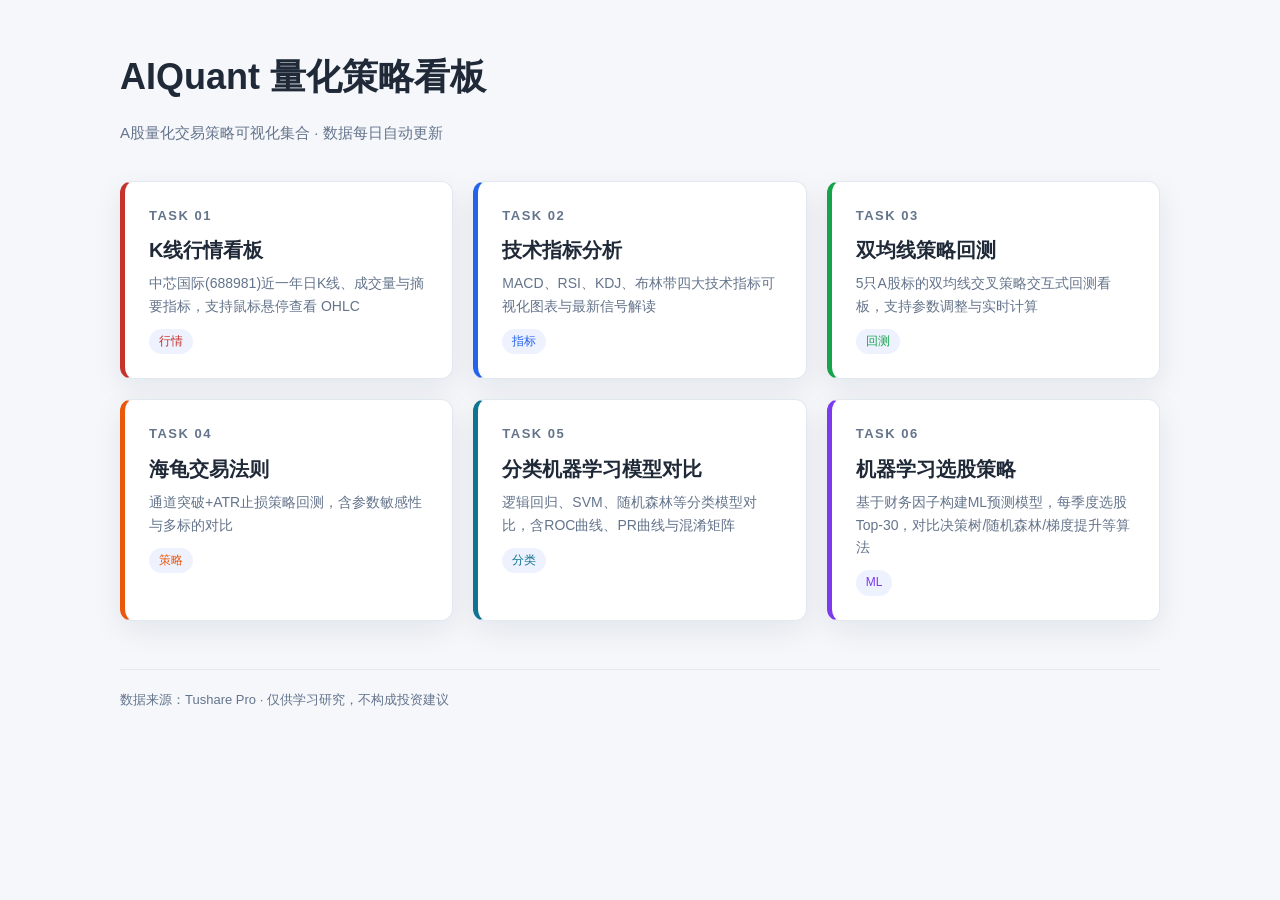
<file: index.html>
<!doctype html>
<html lang="zh-CN">
<head>
  <meta charset="utf-8">
  <meta name="viewport" content="width=device-width, initial-scale=1">
  <title>AIQuant · A股量化策略看板</title>
  <style>
    :root {
      --bg: #f5f7fb;
      --panel: #fff;
      --ink: #1f2937;
      --muted: #64748b;
      --line: #e2e8f0;
      --up: #c5332b;
      --down: #0b8063;
      --accent: #2458d3;
      --shadow: 0 10px 30px rgba(15,23,42,.08);
    }
    * { box-sizing: border-box; }
    body {
      margin: 0;
      background: var(--bg);
      color: var(--ink);
      font-family: "Microsoft YaHei", "PingFang SC", -apple-system, sans-serif;
      line-height: 1.6;
    }
    main {
      max-width: 1080px;
      margin: 0 auto;
      padding: 48px 20px 60px;
    }
    header { margin-bottom: 36px; }
    h1 {
      margin: 0 0 8px;
      font-size: clamp(26px, 4vw, 36px);
      letter-spacing: 0;
    }
    .subtitle {
      color: var(--muted);
      font-size: 15px;
    }
    .grid {
      display: grid;
      grid-template-columns: repeat(auto-fill, minmax(290px, 1fr));
      gap: 20px;
    }
    .card {
      display: block;
      text-decoration: none;
      color: inherit;
      background: var(--panel);
      border: 1px solid var(--line);
      border-radius: 12px;
      padding: 24px;
      box-shadow: var(--shadow);
      transition: transform .15s ease, box-shadow .15s ease;
      border-left: 5px solid var(--accent, #2458d3);
    }
    .card:hover {
      transform: translateY(-3px);
      box-shadow: 0 16px 40px rgba(15,23,42,.12);
    }
    .card-num {
      font-size: 13px;
      font-weight: 700;
      color: var(--muted);
      letter-spacing: 1.5px;
    }
    .card-title {
      font-size: 20px;
      font-weight: 700;
      margin: 8px 0 6px;
    }
    .card-desc {
      font-size: 14px;
      color: var(--muted);
      line-height: 1.6;
    }
    .card-tag {
      display: inline-block;
      margin-top: 12px;
      padding: 3px 10px;
      border-radius: 20px;
      font-size: 12px;
      background: #eef2ff;
      color: var(--accent);
    }
    footer {
      margin-top: 48px;
      padding-top: 20px;
      border-top: 1px solid var(--line);
      color: var(--muted);
      font-size: 13px;
    }
    @media (max-width: 540px) {
      main { padding: 28px 16px 40px; }
      .grid { grid-template-columns: 1fr; }
    }
  </style>
</head>
<body>
<main>
  <header>
    <h1>AIQuant 量化策略看板</h1>
    <p class="subtitle">A股量化交易策略可视化集合 · 数据每日自动更新</p>
  </header>
  <section class="grid" id="grid"></section>
  <footer>数据来源：Tushare Pro · 仅供学习研究，不构成投资建议</footer>
</main>
<script>
// ====== 子站点配置（新增 TASK 只需在此追加一条） ======
const sites = [
  {
    num: "01",
    title: "K线行情看板",
    desc: "中芯国际(688981)近一年日K线、成交量与摘要指标，支持鼠标悬停查看 OHLC",
    url: "TASK1/index.html",
    tag: "行情",
    accent: "#c5332b"
  },
  {
    num: "02",
    title: "技术指标分析",
    desc: "MACD、RSI、KDJ、布林带四大技术指标可视化图表与最新信号解读",
    url: "TASK2/index.html",
    tag: "指标",
    accent: "#2563eb"
  },
  {
    num: "03",
    title: "双均线策略回测",
    desc: "5只A股标的双均线交叉策略交互式回测看板，支持参数调整与实时计算",
    url: "TASK3/index.html",
    tag: "回测",
    accent: "#16a34a"
  },
  {
    num: "04",
    title: "海龟交易法则",
    desc: "通道突破+ATR止损策略回测，含参数敏感性与多标的对比",
    url: "TASK4/index.html",
    tag: "策略",
    accent: "#ea580c"
  },
  {
    num: "05",
    title: "分类机器学习模型对比",
    desc: "逻辑回归、SVM、随机森林等分类模型对比，含ROC曲线、PR曲线与混淆矩阵",
    url: "TASK5/index.html",
    tag: "分类",
    accent: "#0e7490"
  },
  {
    num: "06",
    title: "机器学习选股策略",
    desc: "基于财务因子构建ML预测模型，每季度选股Top-30，对比决策树/随机森林/梯度提升等算法",
    url: "TASK6/index.html",
    tag: "ML",
    accent: "#7c3aed"
  },
];

document.getElementById("grid").innerHTML = sites.map(s => `
  <a class="card" href="${s.url}" style="--accent:${s.accent}">
    <div class="card-num">TASK ${s.num}</div>
    <div class="card-title">${s.title}</div>
    <div class="card-desc">${s.desc}</div>
    <span class="card-tag">${s.tag}</span>
  </a>
`).join("");
</script>
</body>
</html>
</file>
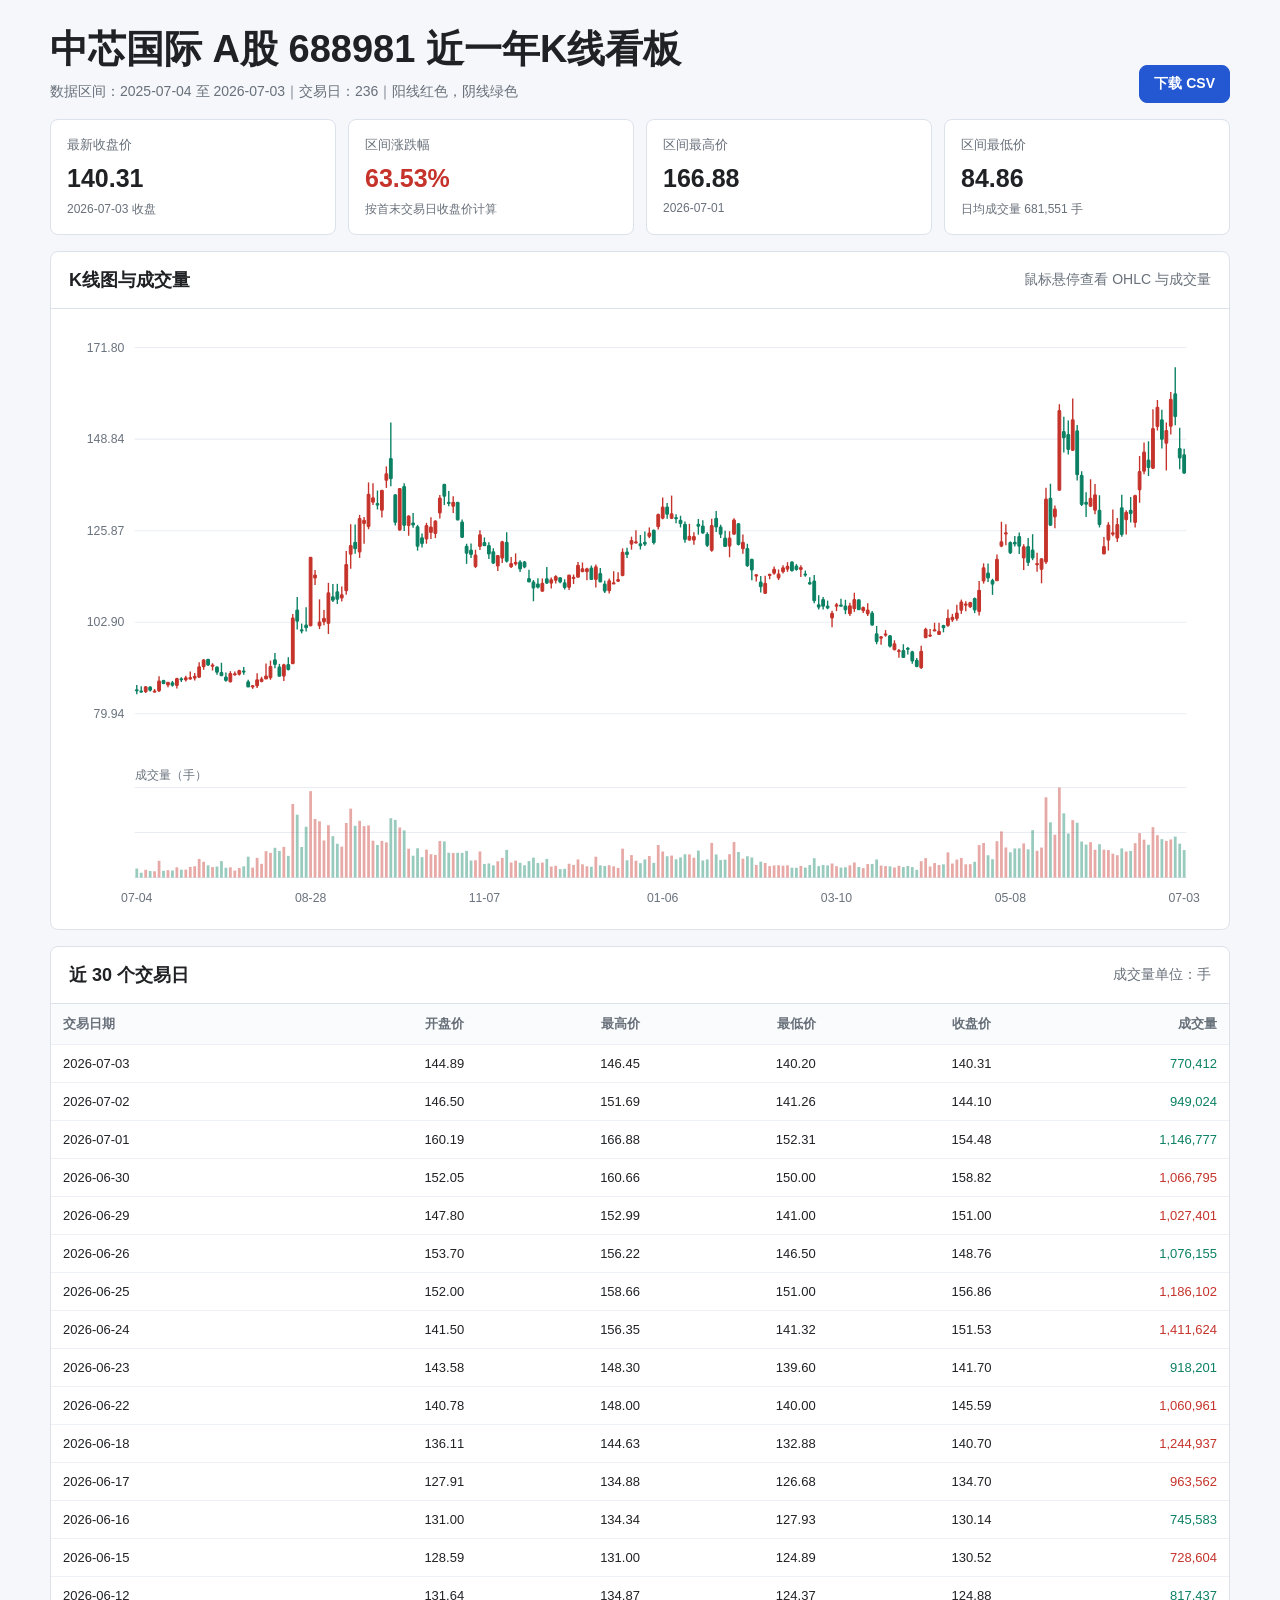
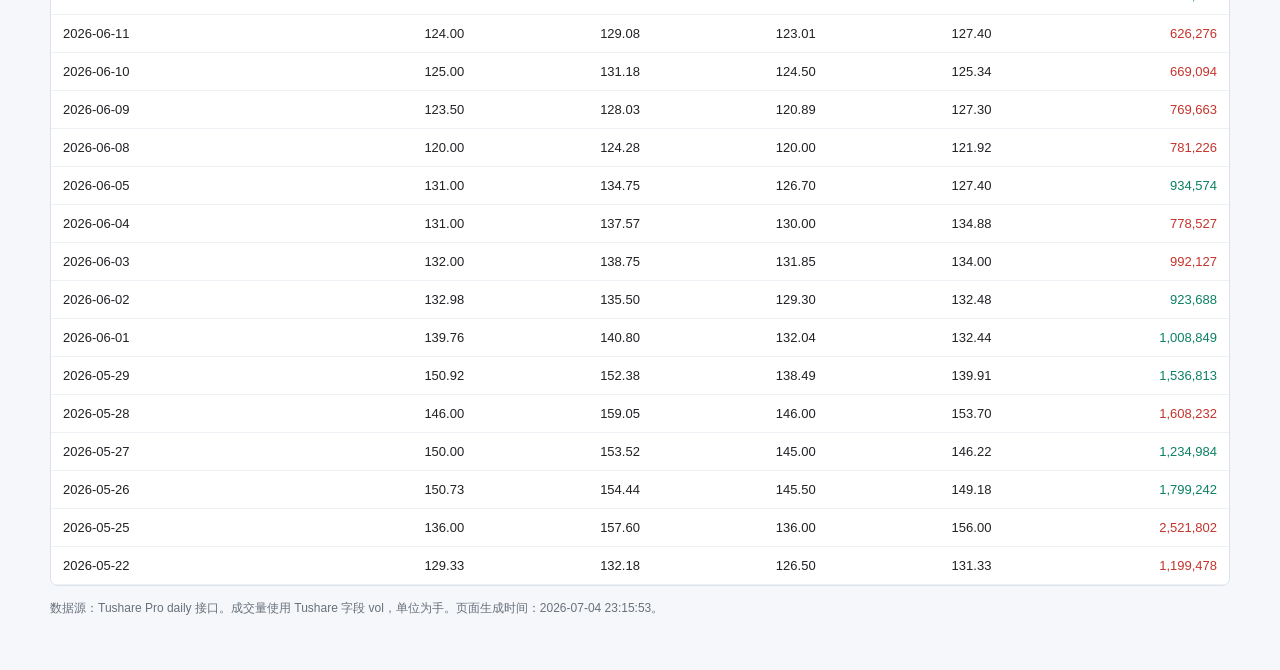
<file: TASK1/index.html>
<!doctype html>
<html lang="zh-CN">
<head>
  <meta charset="utf-8" />
  <meta name="viewport" content="width=device-width, initial-scale=1" />
  <title>中芯国际 A股 688981 近一年K线看板</title>
  <style>
    :root {
      color-scheme: light;
      --bg: #f5f7fb;
      --panel: #ffffff;
      --ink: #202124;
      --muted: #68707a;
      --line: #dce2ea;
      --up: #c5332b;
      --down: #0b8063;
      --accent: #2458d3;
    }
    * { box-sizing: border-box; }
    body {
      margin: 0;
      background: var(--bg);
      color: var(--ink);
      font-family: "Microsoft YaHei", "PingFang SC", Arial, sans-serif;
    }
    .wrap {
      width: min(1180px, calc(100vw - 32px));
      margin: 0 auto;
      padding: 28px 0 40px;
    }
    header {
      display: flex;
      align-items: flex-end;
      justify-content: space-between;
      gap: 20px;
      margin-bottom: 16px;
    }
    h1 {
      margin: 0 0 8px;
      font-size: clamp(24px, 4vw, 38px);
      line-height: 1.15;
      letter-spacing: 0;
    }
    .meta {
      color: var(--muted);
      font-size: 14px;
      line-height: 1.7;
    }
    .button {
      display: inline-flex;
      align-items: center;
      justify-content: center;
      min-height: 38px;
      padding: 0 14px;
      border: 1px solid var(--accent);
      border-radius: 8px;
      background: var(--accent);
      color: #fff;
      text-decoration: none;
      font-size: 14px;
      font-weight: 700;
      white-space: nowrap;
    }
    .stats {
      display: grid;
      grid-template-columns: repeat(4, minmax(0, 1fr));
      gap: 12px;
      margin-bottom: 16px;
    }
    .stat {
      min-height: 104px;
      padding: 16px;
      border: 1px solid var(--line);
      border-radius: 8px;
      background: var(--panel);
    }
    .label {
      margin-bottom: 10px;
      color: var(--muted);
      font-size: 13px;
    }
    .value {
      font-size: 25px;
      line-height: 1.15;
      font-weight: 780;
      white-space: nowrap;
    }
    .note {
      margin-top: 8px;
      color: var(--muted);
      font-size: 12px;
    }
    .up { color: var(--up); }
    .down { color: var(--down); }
    section {
      margin-top: 16px;
      border: 1px solid var(--line);
      border-radius: 8px;
      background: var(--panel);
      overflow: hidden;
    }
    .section-head {
      display: flex;
      align-items: center;
      justify-content: space-between;
      gap: 12px;
      padding: 16px 18px;
      border-bottom: 1px solid var(--line);
    }
    h2 {
      margin: 0;
      font-size: 18px;
      letter-spacing: 0;
    }
    .chart-box {
      position: relative;
      padding: 14px 16px 18px;
    }
    .kline-chart {
      display: block;
      width: 100%;
      height: auto;
      min-height: 360px;
    }
    .grid line {
      stroke: #e9edf3;
      stroke-width: 1;
    }
    .axis-labels {
      fill: #69727d;
      font-size: 12px;
    }
    .axis-title {
      fill: #69727d;
      font-size: 12px;
    }
    .wick.up, .body.up {
      stroke: var(--up);
      fill: var(--up);
    }
    .wick.down, .body.down {
      stroke: var(--down);
      fill: var(--down);
    }
    .wick {
      stroke-width: 1.35;
    }
    .volume {
      opacity: 0.42;
    }
    .volume.up {
      fill: var(--up);
    }
    .volume.down {
      fill: var(--down);
    }
    .hit {
      fill: transparent;
      cursor: crosshair;
    }
    #crosshair {
      stroke: #7e8793;
      stroke-dasharray: 4 4;
      opacity: 0;
      pointer-events: none;
    }
    .tooltip {
      position: absolute;
      display: none;
      min-width: 190px;
      padding: 10px 11px;
      border: 1px solid var(--line);
      border-radius: 8px;
      background: #fff;
      box-shadow: 0 12px 28px rgba(17, 29, 52, 0.16);
      font-size: 12px;
      line-height: 1.65;
      pointer-events: none;
      z-index: 2;
    }
    .tooltip strong {
      display: block;
      margin-bottom: 4px;
      font-size: 13px;
    }
    .table-wrap {
      overflow-x: auto;
    }
    table {
      width: 100%;
      border-collapse: collapse;
      font-size: 13px;
    }
    th, td {
      padding: 11px 12px;
      border-bottom: 1px solid #edf0f4;
      text-align: right;
      white-space: nowrap;
    }
    th:first-child, td:first-child {
      text-align: left;
    }
    th {
      background: #fafbfc;
      color: var(--muted);
      font-weight: 700;
    }
    tbody tr:hover {
      background: #f8fbff;
    }
    .footnote {
      margin-top: 12px;
      color: var(--muted);
      font-size: 12px;
      line-height: 1.7;
    }
    @media (max-width: 860px) {
      header {
        display: block;
      }
      .button {
        margin-top: 14px;
      }
      .stats {
        grid-template-columns: repeat(2, minmax(0, 1fr));
      }
    }
    @media (max-width: 540px) {
      .wrap {
        width: min(100vw - 20px, 1180px);
        padding-top: 18px;
      }
      .stats {
        grid-template-columns: 1fr;
      }
      .section-head {
        display: block;
      }
      .section-head .meta {
        margin-top: 6px;
      }
      .value {
        font-size: 23px;
      }
    }
  </style>
</head>
<body>
  <main class="wrap">
    <header>
      <div>
        <h1>中芯国际 A股 688981 近一年K线看板</h1>
        <div class="meta">数据区间：2025-07-04 至 2026-07-03｜交易日：236｜阳线红色，阴线绿色</div>
      </div>
      <a class="button" href="smic_688981_SH_daily_20250704_20260704.csv" download>下载 CSV</a>
    </header>

    <div class="stats">
      <div class="stat">
        <div class="label">最新收盘价</div>
        <div class="value">140.31</div>
        <div class="note">2026-07-03 收盘</div>
      </div>
      <div class="stat">
        <div class="label">区间涨跌幅</div>
        <div class="value up">63.53%</div>
        <div class="note">按首末交易日收盘价计算</div>
      </div>
      <div class="stat">
        <div class="label">区间最高价</div>
        <div class="value">166.88</div>
        <div class="note">2026-07-01</div>
      </div>
      <div class="stat">
        <div class="label">区间最低价</div>
        <div class="value">84.86</div>
        <div class="note">日均成交量 681,551 手</div>
      </div>
    </div>

    <section>
      <div class="section-head">
        <h2>K线图与成交量</h2>
        <div class="meta">鼠标悬停查看 OHLC 与成交量</div>
      </div>
      <div class="chart-box">
        <div class="tooltip" id="tooltip"></div>
        
<svg class="kline-chart" viewBox="0 0 1120 574" role="img" aria-label="中芯国际近一年K线图">
  <rect x="0" y="0" width="1120" height="574" fill="#ffffff" />
  <g class="grid"><line x1="66" x2="1094" y1="382.00" y2="382.00" /><line x1="66" x2="1094" y1="292.50" y2="292.50" /><line x1="66" x2="1094" y1="203.00" y2="203.00" /><line x1="66" x2="1094" y1="113.50" y2="113.50" /><line x1="66" x2="1094" y1="24.00" y2="24.00" /><line x1="66" x2="1094" y1="454.00" y2="454.00" /><line x1="66" x2="1094" y1="498.00" y2="498.00" /><line x1="66" x2="1094" y1="542.00" y2="542.00" /></g>
  <g class="axis-labels"><text x="56" y="386.00" text-anchor="end">79.94</text><text x="56" y="296.50" text-anchor="end">102.90</text><text x="56" y="207.00" text-anchor="end">125.87</text><text x="56" y="117.50" text-anchor="end">148.84</text><text x="56" y="28.00" text-anchor="end">171.80</text><text x="68.18" y="566" text-anchor="middle">07-04</text><text x="238.06" y="566" text-anchor="middle">08-28</text><text x="407.94" y="566" text-anchor="middle">11-07</text><text x="582.18" y="566" text-anchor="middle">01-06</text><text x="752.06" y="566" text-anchor="middle">03-10</text><text x="921.94" y="566" text-anchor="middle">05-08</text><text x="1091.82" y="566" text-anchor="middle">07-03</text></g>
  <text class="axis-title" x="66" y="446">成交量（手）</text>
  <g class="volumes"><rect class="volume down" x="66.83" y="533.20" width="2.70" height="8.80" /><rect class="volume down" x="71.18" y="537.28" width="2.70" height="4.72" /><rect class="volume up" x="75.54" y="534.40" width="2.70" height="7.60" /><rect class="volume down" x="79.90" y="535.61" width="2.70" height="6.39" /><rect class="volume up" x="84.25" y="535.87" width="2.70" height="6.13" /><rect class="volume up" x="88.61" y="525.60" width="2.70" height="16.40" /><rect class="volume down" x="92.96" y="535.38" width="2.70" height="6.62" /><rect class="volume up" x="97.32" y="534.81" width="2.70" height="7.19" /><rect class="volume down" x="101.68" y="535.14" width="2.70" height="6.86" /><rect class="volume up" x="106.03" y="531.95" width="2.70" height="10.05" /><rect class="volume down" x="110.39" y="534.32" width="2.70" height="7.68" /><rect class="volume up" x="114.74" y="534.23" width="2.70" height="7.77" /><rect class="volume up" x="119.10" y="531.62" width="2.70" height="10.38" /><rect class="volume up" x="123.45" y="530.95" width="2.70" height="11.05" /><rect class="volume up" x="127.81" y="523.77" width="2.70" height="18.23" /><rect class="volume up" x="132.17" y="526.57" width="2.70" height="15.43" /><rect class="volume down" x="136.52" y="530.04" width="2.70" height="11.96" /><rect class="volume up" x="140.88" y="531.74" width="2.70" height="10.26" /><rect class="volume down" x="145.23" y="531.18" width="2.70" height="10.82" /><rect class="volume down" x="149.59" y="525.88" width="2.70" height="16.12" /><rect class="volume down" x="153.95" y="532.43" width="2.70" height="9.57" /><rect class="volume up" x="158.30" y="532.02" width="2.70" height="9.98" /><rect class="volume up" x="162.66" y="535.17" width="2.70" height="6.83" /><rect class="volume up" x="167.01" y="532.66" width="2.70" height="9.34" /><rect class="volume down" x="171.37" y="531.00" width="2.70" height="11.00" /><rect class="volume down" x="175.73" y="521.60" width="2.70" height="20.40" /><rect class="volume up" x="180.08" y="532.26" width="2.70" height="9.74" /><rect class="volume up" x="184.44" y="522.75" width="2.70" height="19.25" /><rect class="volume up" x="188.79" y="528.59" width="2.70" height="13.41" /><rect class="volume up" x="193.15" y="516.13" width="2.70" height="25.87" /><rect class="volume up" x="197.51" y="517.90" width="2.70" height="24.10" /><rect class="volume down" x="201.86" y="512.92" width="2.70" height="29.08" /><rect class="volume down" x="206.22" y="516.01" width="2.70" height="25.99" /><rect class="volume up" x="210.57" y="512.03" width="2.70" height="29.97" /><rect class="volume down" x="214.93" y="520.82" width="2.70" height="21.18" /><rect class="volume up" x="219.29" y="470.05" width="2.70" height="71.95" /><rect class="volume down" x="223.64" y="480.56" width="2.70" height="61.44" /><rect class="volume down" x="228.00" y="512.13" width="2.70" height="29.87" /><rect class="volume down" x="232.35" y="492.36" width="2.70" height="49.64" /><rect class="volume up" x="236.71" y="457.54" width="2.70" height="84.46" /><rect class="volume up" x="241.06" y="484.78" width="2.70" height="57.22" /><rect class="volume up" x="245.42" y="487.05" width="2.70" height="54.95" /><rect class="volume up" x="249.78" y="505.71" width="2.70" height="36.29" /><rect class="volume up" x="254.13" y="490.79" width="2.70" height="51.21" /><rect class="volume down" x="258.49" y="501.56" width="2.70" height="40.44" /><rect class="volume down" x="262.84" y="508.96" width="2.70" height="33.04" /><rect class="volume up" x="267.20" y="511.77" width="2.70" height="30.23" /><rect class="volume up" x="271.56" y="488.66" width="2.70" height="53.34" /><rect class="volume up" x="275.91" y="474.60" width="2.70" height="67.40" /><rect class="volume down" x="280.27" y="491.43" width="2.70" height="50.57" /><rect class="volume up" x="284.62" y="486.58" width="2.70" height="55.42" /><rect class="volume up" x="288.98" y="491.71" width="2.70" height="50.29" /><rect class="volume up" x="293.34" y="491.02" width="2.70" height="50.98" /><rect class="volume up" x="297.69" y="505.97" width="2.70" height="36.03" /><rect class="volume down" x="302.05" y="510.16" width="2.70" height="31.84" /><rect class="volume up" x="306.40" y="506.15" width="2.70" height="35.85" /><rect class="volume up" x="310.76" y="507.58" width="2.70" height="34.42" /><rect class="volume down" x="315.12" y="483.97" width="2.70" height="58.03" /><rect class="volume down" x="319.47" y="485.56" width="2.70" height="56.44" /><rect class="volume up" x="323.83" y="493.04" width="2.70" height="48.96" /><rect class="volume down" x="328.18" y="495.90" width="2.70" height="46.10" /><rect class="volume up" x="332.54" y="513.80" width="2.70" height="28.20" /><rect class="volume down" x="336.90" y="520.63" width="2.70" height="21.37" /><rect class="volume down" x="341.25" y="513.37" width="2.70" height="28.63" /><rect class="volume down" x="345.61" y="522.07" width="2.70" height="19.93" /><rect class="volume up" x="349.96" y="514.64" width="2.70" height="27.36" /><rect class="volume up" x="354.32" y="519.18" width="2.70" height="22.82" /><rect class="volume up" x="358.68" y="519.87" width="2.70" height="22.13" /><rect class="volume up" x="363.03" y="506.25" width="2.70" height="35.75" /><rect class="volume down" x="367.39" y="506.66" width="2.70" height="35.34" /><rect class="volume down" x="371.74" y="517.74" width="2.70" height="24.26" /><rect class="volume up" x="376.10" y="517.98" width="2.70" height="24.02" /><rect class="volume down" x="380.45" y="517.82" width="2.70" height="24.18" /><rect class="volume down" x="384.81" y="517.86" width="2.70" height="24.14" /><rect class="volume down" x="389.17" y="515.91" width="2.70" height="26.09" /><rect class="volume down" x="393.52" y="525.34" width="2.70" height="16.66" /><rect class="volume up" x="397.88" y="525.08" width="2.70" height="16.92" /><rect class="volume up" x="402.23" y="516.47" width="2.70" height="25.53" /><rect class="volume down" x="406.59" y="528.66" width="2.70" height="13.34" /><rect class="volume down" x="410.95" y="528.19" width="2.70" height="13.81" /><rect class="volume down" x="415.30" y="530.05" width="2.70" height="11.95" /><rect class="volume up" x="419.66" y="526.05" width="2.70" height="15.95" /><rect class="volume up" x="424.01" y="522.81" width="2.70" height="19.19" /><rect class="volume down" x="428.37" y="514.95" width="2.70" height="27.05" /><rect class="volume up" x="432.73" y="527.28" width="2.70" height="14.72" /><rect class="volume up" x="437.08" y="525.46" width="2.70" height="16.54" /><rect class="volume down" x="441.44" y="527.51" width="2.70" height="14.49" /><rect class="volume down" x="445.79" y="529.97" width="2.70" height="12.03" /><rect class="volume down" x="450.15" y="525.90" width="2.70" height="16.10" /><rect class="volume down" x="454.51" y="522.53" width="2.70" height="19.47" /><rect class="volume down" x="458.86" y="527.79" width="2.70" height="14.21" /><rect class="volume up" x="463.22" y="527.36" width="2.70" height="14.64" /><rect class="volume down" x="467.57" y="523.73" width="2.70" height="18.27" /><rect class="volume up" x="471.93" y="531.23" width="2.70" height="10.77" /><rect class="volume up" x="476.29" y="530.57" width="2.70" height="11.43" /><rect class="volume down" x="480.64" y="533.70" width="2.70" height="8.30" /><rect class="volume down" x="485.00" y="533.44" width="2.70" height="8.56" /><rect class="volume up" x="489.35" y="528.48" width="2.70" height="13.52" /><rect class="volume up" x="493.71" y="529.69" width="2.70" height="12.31" /><rect class="volume up" x="498.06" y="524.26" width="2.70" height="17.74" /><rect class="volume up" x="502.42" y="529.04" width="2.70" height="12.96" /><rect class="volume up" x="506.78" y="530.98" width="2.70" height="11.02" /><rect class="volume down" x="511.13" y="531.42" width="2.70" height="10.58" /><rect class="volume up" x="515.49" y="521.59" width="2.70" height="20.41" /><rect class="volume down" x="519.84" y="530.05" width="2.70" height="11.95" /><rect class="volume down" x="524.20" y="530.72" width="2.70" height="11.28" /><rect class="volume up" x="528.56" y="530.00" width="2.70" height="12.00" /><rect class="volume up" x="532.91" y="531.02" width="2.70" height="10.98" /><rect class="volume up" x="537.27" y="532.49" width="2.70" height="9.51" /><rect class="volume up" x="541.62" y="513.73" width="2.70" height="28.27" /><rect class="volume down" x="545.98" y="525.12" width="2.70" height="16.88" /><rect class="volume up" x="550.34" y="520.03" width="2.70" height="21.97" /><rect class="volume up" x="554.69" y="525.54" width="2.70" height="16.46" /><rect class="volume down" x="559.05" y="527.96" width="2.70" height="14.04" /><rect class="volume down" x="563.40" y="524.31" width="2.70" height="17.69" /><rect class="volume up" x="567.76" y="520.89" width="2.70" height="21.11" /><rect class="volume down" x="572.12" y="527.64" width="2.70" height="14.36" /><rect class="volume up" x="576.47" y="510.20" width="2.70" height="31.80" /><rect class="volume up" x="580.83" y="516.50" width="2.70" height="25.50" /><rect class="volume down" x="585.18" y="521.13" width="2.70" height="20.87" /><rect class="volume up" x="589.54" y="520.47" width="2.70" height="21.53" /><rect class="volume down" x="593.90" y="524.16" width="2.70" height="17.84" /><rect class="volume down" x="598.25" y="522.32" width="2.70" height="19.68" /><rect class="volume down" x="602.61" y="519.25" width="2.70" height="22.75" /><rect class="volume up" x="606.96" y="519.33" width="2.70" height="22.67" /><rect class="volume up" x="611.32" y="522.58" width="2.70" height="19.42" /><rect class="volume down" x="615.68" y="515.60" width="2.70" height="26.40" /><rect class="volume down" x="620.03" y="525.34" width="2.70" height="16.66" /><rect class="volume down" x="624.39" y="524.25" width="2.70" height="17.75" /><rect class="volume up" x="628.74" y="508.13" width="2.70" height="33.87" /><rect class="volume down" x="633.10" y="519.38" width="2.70" height="22.62" /><rect class="volume down" x="637.45" y="524.88" width="2.70" height="17.12" /><rect class="volume down" x="641.81" y="524.46" width="2.70" height="17.54" /><rect class="volume up" x="646.17" y="519.13" width="2.70" height="22.87" /><rect class="volume up" x="650.52" y="507.29" width="2.70" height="34.71" /><rect class="volume down" x="654.88" y="517.03" width="2.70" height="24.97" /><rect class="volume up" x="659.23" y="523.58" width="2.70" height="18.42" /><rect class="volume down" x="663.59" y="521.18" width="2.70" height="20.82" /><rect class="volume down" x="667.95" y="522.40" width="2.70" height="19.60" /><rect class="volume up" x="672.30" y="529.74" width="2.70" height="12.26" /><rect class="volume down" x="676.66" y="526.42" width="2.70" height="15.58" /><rect class="volume up" x="681.01" y="527.75" width="2.70" height="14.25" /><rect class="volume up" x="685.37" y="530.80" width="2.70" height="11.20" /><rect class="volume up" x="689.73" y="530.12" width="2.70" height="11.88" /><rect class="volume up" x="694.08" y="529.95" width="2.70" height="12.05" /><rect class="volume up" x="698.44" y="530.36" width="2.70" height="11.64" /><rect class="volume up" x="702.79" y="530.01" width="2.70" height="11.99" /><rect class="volume down" x="707.15" y="532.36" width="2.70" height="9.64" /><rect class="volume down" x="711.51" y="532.39" width="2.70" height="9.61" /><rect class="volume up" x="715.86" y="530.59" width="2.70" height="11.41" /><rect class="volume down" x="720.22" y="532.25" width="2.70" height="9.75" /><rect class="volume down" x="724.57" y="529.79" width="2.70" height="12.21" /><rect class="volume down" x="728.93" y="523.12" width="2.70" height="18.88" /><rect class="volume down" x="733.29" y="530.74" width="2.70" height="11.26" /><rect class="volume down" x="737.64" y="529.66" width="2.70" height="12.34" /><rect class="volume down" x="742.00" y="530.12" width="2.70" height="11.88" /><rect class="volume up" x="746.35" y="528.27" width="2.70" height="13.73" /><rect class="volume up" x="750.71" y="530.89" width="2.70" height="11.11" /><rect class="volume down" x="755.06" y="532.23" width="2.70" height="9.77" /><rect class="volume down" x="759.42" y="531.92" width="2.70" height="10.08" /><rect class="volume up" x="763.78" y="530.08" width="2.70" height="11.92" /><rect class="volume up" x="768.13" y="527.25" width="2.70" height="14.75" /><rect class="volume down" x="772.49" y="531.68" width="2.70" height="10.32" /><rect class="volume up" x="776.84" y="532.81" width="2.70" height="9.19" /><rect class="volume up" x="781.20" y="528.79" width="2.70" height="13.21" /><rect class="volume down" x="785.56" y="528.69" width="2.70" height="13.31" /><rect class="volume down" x="789.91" y="524.32" width="2.70" height="17.68" /><rect class="volume up" x="794.27" y="530.25" width="2.70" height="11.75" /><rect class="volume up" x="798.62" y="530.79" width="2.70" height="11.21" /><rect class="volume down" x="802.98" y="531.07" width="2.70" height="10.93" /><rect class="volume up" x="807.34" y="532.20" width="2.70" height="9.80" /><rect class="volume up" x="811.69" y="530.52" width="2.70" height="11.48" /><rect class="volume down" x="816.05" y="531.75" width="2.70" height="10.25" /><rect class="volume down" x="820.40" y="530.64" width="2.70" height="11.36" /><rect class="volume down" x="824.76" y="531.75" width="2.70" height="10.25" /><rect class="volume down" x="829.12" y="534.45" width="2.70" height="7.55" /><rect class="volume up" x="833.47" y="526.01" width="2.70" height="15.99" /><rect class="volume up" x="837.83" y="522.99" width="2.70" height="19.01" /><rect class="volume up" x="842.18" y="531.16" width="2.70" height="10.84" /><rect class="volume up" x="846.54" y="527.82" width="2.70" height="14.18" /><rect class="volume up" x="850.90" y="529.72" width="2.70" height="12.28" /><rect class="volume down" x="855.25" y="529.06" width="2.70" height="12.94" /><rect class="volume up" x="859.61" y="517.40" width="2.70" height="24.60" /><rect class="volume up" x="863.96" y="528.26" width="2.70" height="13.74" /><rect class="volume up" x="868.32" y="524.42" width="2.70" height="17.58" /><rect class="volume up" x="872.68" y="522.89" width="2.70" height="19.11" /><rect class="volume up" x="877.03" y="529.00" width="2.70" height="13.00" /><rect class="volume up" x="881.39" y="528.91" width="2.70" height="13.09" /><rect class="volume down" x="885.74" y="526.59" width="2.70" height="15.41" /><rect class="volume up" x="890.10" y="510.22" width="2.70" height="31.78" /><rect class="volume up" x="894.45" y="508.14" width="2.70" height="33.86" /><rect class="volume down" x="898.81" y="520.19" width="2.70" height="21.81" /><rect class="volume down" x="903.17" y="524.03" width="2.70" height="17.97" /><rect class="volume up" x="907.52" y="506.46" width="2.70" height="35.54" /><rect class="volume up" x="911.88" y="496.88" width="2.70" height="45.12" /><rect class="volume up" x="916.23" y="512.59" width="2.70" height="29.41" /><rect class="volume down" x="920.59" y="517.27" width="2.70" height="24.73" /><rect class="volume down" x="924.95" y="513.56" width="2.70" height="28.44" /><rect class="volume down" x="929.30" y="513.46" width="2.70" height="28.54" /><rect class="volume up" x="933.66" y="508.68" width="2.70" height="33.32" /><rect class="volume down" x="938.01" y="514.41" width="2.70" height="27.59" /><rect class="volume down" x="942.37" y="495.66" width="2.70" height="46.34" /><rect class="volume up" x="946.73" y="515.86" width="2.70" height="26.14" /><rect class="volume up" x="951.08" y="512.68" width="2.70" height="29.32" /><rect class="volume up" x="955.44" y="463.53" width="2.70" height="78.47" /><rect class="volume down" x="959.79" y="488.02" width="2.70" height="53.98" /><rect class="volume up" x="964.15" y="500.14" width="2.70" height="41.86" /><rect class="volume up" x="968.51" y="454.00" width="2.70" height="88.00" /><rect class="volume down" x="972.86" y="479.21" width="2.70" height="62.79" /><rect class="volume down" x="977.22" y="498.90" width="2.70" height="43.10" /><rect class="volume up" x="981.57" y="485.88" width="2.70" height="56.12" /><rect class="volume down" x="985.93" y="488.37" width="2.70" height="53.63" /><rect class="volume down" x="990.29" y="506.80" width="2.70" height="35.20" /><rect class="volume down" x="994.64" y="509.77" width="2.70" height="32.23" /><rect class="volume up" x="999.00" y="507.38" width="2.70" height="34.62" /><rect class="volume up" x="1003.35" y="514.83" width="2.70" height="27.17" /><rect class="volume down" x="1007.71" y="509.39" width="2.70" height="32.61" /><rect class="volume up" x="1012.06" y="514.74" width="2.70" height="27.26" /><rect class="volume up" x="1016.42" y="515.14" width="2.70" height="26.86" /><rect class="volume up" x="1020.78" y="518.65" width="2.70" height="23.35" /><rect class="volume up" x="1025.13" y="520.15" width="2.70" height="21.85" /><rect class="volume down" x="1029.49" y="513.47" width="2.70" height="28.53" /><rect class="volume up" x="1033.84" y="516.57" width="2.70" height="25.43" /><rect class="volume down" x="1038.20" y="515.98" width="2.70" height="26.02" /><rect class="volume up" x="1042.56" y="508.38" width="2.70" height="33.62" /><rect class="volume up" x="1046.91" y="498.56" width="2.70" height="43.44" /><rect class="volume up" x="1051.27" y="504.98" width="2.70" height="37.02" /><rect class="volume down" x="1055.62" y="509.96" width="2.70" height="32.04" /><rect class="volume up" x="1059.98" y="492.74" width="2.70" height="49.26" /><rect class="volume up" x="1064.34" y="500.61" width="2.70" height="41.39" /><rect class="volume down" x="1068.69" y="504.45" width="2.70" height="37.55" /><rect class="volume up" x="1073.05" y="506.15" width="2.70" height="35.85" /><rect class="volume up" x="1077.40" y="504.77" width="2.70" height="37.23" /><rect class="volume down" x="1081.76" y="501.98" width="2.70" height="40.02" /><rect class="volume down" x="1086.12" y="508.88" width="2.70" height="33.12" /><rect class="volume down" x="1090.47" y="515.12" width="2.70" height="26.88" /></g>
  <g class="candles"><line class="wick down" x1="68.18" x2="68.18" y1="353.70" y2="362.82" /><rect class="body down" x="66.83" y="358.38" width="2.70" height="1.20" rx="0.8" /><line class="wick down" x1="72.53" x2="72.53" y1="355.03" y2="360.83" /><rect class="body down" x="71.18" y="359.59" width="2.70" height="1.20" rx="0.8" /><line class="wick up" x1="76.89" x2="76.89" y1="355.07" y2="361.57" /><rect class="body up" x="75.54" y="355.49" width="2.70" height="4.87" rx="0.8" /><line class="wick down" x1="81.25" x2="81.25" y1="355.03" y2="360.25" /><rect class="body down" x="79.90" y="355.85" width="2.70" height="3.12" rx="0.8" /><line class="wick up" x1="85.60" x2="85.60" y1="357.72" y2="360.33" /><rect class="body up" x="84.25" y="359.66" width="2.70" height="1.20" rx="0.8" /><line class="wick up" x1="89.96" x2="89.96" y1="345.36" y2="360.72" /><rect class="body up" x="88.61" y="349.96" width="2.70" height="9.59" rx="0.8" /><line class="wick down" x1="94.31" x2="94.31" y1="348.67" y2="352.65" /><rect class="body down" x="92.96" y="349.42" width="2.70" height="3.04" rx="0.8" /><line class="wick up" x1="98.67" x2="98.67" y1="350.78" y2="356.00" /><rect class="body up" x="97.32" y="351.01" width="2.70" height="2.88" rx="0.8" /><line class="wick down" x1="103.03" x2="103.03" y1="349.81" y2="355.38" /><rect class="body down" x="101.68" y="351.64" width="2.70" height="2.38" rx="0.8" /><line class="wick up" x1="107.38" x2="107.38" y1="346.69" y2="357.13" /><rect class="body up" x="106.03" y="347.51" width="2.70" height="6.74" rx="0.8" /><line class="wick down" x1="111.74" x2="111.74" y1="346.18" y2="350.86" /><rect class="body down" x="110.39" y="347.66" width="2.70" height="1.20" rx="0.8" /><line class="wick up" x1="116.09" x2="116.09" y1="344.66" y2="350.43" /><rect class="body up" x="114.74" y="346.61" width="2.70" height="2.22" rx="0.8" /><line class="wick up" x1="120.45" x2="120.45" y1="340.65" y2="348.64" /><rect class="body up" x="119.10" y="346.38" width="2.70" height="1.48" rx="0.8" /><line class="wick up" x1="124.81" x2="124.81" y1="342.05" y2="349.42" /><rect class="body up" x="123.45" y="345.17" width="2.70" height="1.91" rx="0.8" /><line class="wick up" x1="129.16" x2="129.16" y1="331.49" y2="346.69" /><rect class="body up" x="127.81" y="335.97" width="2.70" height="10.33" rx="0.8" /><line class="wick up" x1="133.52" x2="133.52" y1="328.45" y2="338.93" /><rect class="body up" x="132.17" y="329.27" width="2.70" height="6.74" rx="0.8" /><line class="wick down" x1="137.87" x2="137.87" y1="328.41" y2="335.15" /><rect class="body down" x="136.52" y="328.60" width="2.70" height="5.69" rx="0.8" /><line class="wick up" x1="142.23" x2="142.23" y1="332.54" y2="339.63" /><rect class="body up" x="140.88" y="334.33" width="2.70" height="1.20" rx="0.8" /><line class="wick down" x1="146.58" x2="146.58" y1="335.66" y2="343.80" /><rect class="body down" x="145.23" y="336.17" width="2.70" height="5.22" rx="0.8" /><line class="wick down" x1="150.94" x2="150.94" y1="332.07" y2="344.89" /><rect class="body down" x="149.59" y="341.54" width="2.70" height="3.20" rx="0.8" /><line class="wick down" x1="155.30" x2="155.30" y1="341.50" y2="350.51" /><rect class="body down" x="153.95" y="345.91" width="2.70" height="3.55" rx="0.8" /><line class="wick up" x1="159.65" x2="159.65" y1="340.33" y2="351.05" /><rect class="body up" x="158.30" y="342.52" width="2.70" height="8.26" rx="0.8" /><line class="wick up" x1="164.01" x2="164.01" y1="340.53" y2="344.43" /><rect class="body up" x="162.66" y="342.79" width="2.70" height="1.20" rx="0.8" /><line class="wick up" x1="168.36" x2="168.36" y1="338.89" y2="344.62" /><rect class="body up" x="167.01" y="339.75" width="2.70" height="3.59" rx="0.8" /><line class="wick down" x1="172.72" x2="172.72" y1="336.17" y2="343.76" /><rect class="body down" x="171.37" y="340.06" width="2.70" height="1.20" rx="0.8" /><line class="wick down" x1="177.08" x2="177.08" y1="348.64" y2="355.81" /><rect class="body down" x="175.73" y="350.58" width="2.70" height="5.22" rx="0.8" /><line class="wick up" x1="181.43" x2="181.43" y1="353.78" y2="357.52" /><rect class="body up" x="180.08" y="354.64" width="2.70" height="1.20" rx="0.8" /><line class="wick up" x1="185.79" x2="185.79" y1="342.40" y2="356.74" /><rect class="body up" x="184.44" y="348.56" width="2.70" height="6.12" rx="0.8" /><line class="wick up" x1="190.14" x2="190.14" y1="345.79" y2="350.58" /><rect class="body up" x="188.79" y="348.01" width="2.70" height="2.53" rx="0.8" /><line class="wick up" x1="194.50" x2="194.50" y1="332.74" y2="347.90" /><rect class="body up" x="193.15" y="344.89" width="2.70" height="3.00" rx="0.8" /><line class="wick up" x1="198.86" x2="198.86" y1="329.93" y2="348.71" /><rect class="body up" x="197.51" y="335.62" width="2.70" height="11.07" rx="0.8" /><line class="wick down" x1="203.21" x2="203.21" y1="322.64" y2="337.49" /><rect class="body down" x="201.86" y="329.15" width="2.70" height="4.64" rx="0.8" /><line class="wick down" x1="207.57" x2="207.57" y1="333.13" y2="345.32" /><rect class="body down" x="206.22" y="336.28" width="2.70" height="9.04" rx="0.8" /><line class="wick up" x1="211.92" x2="211.92" y1="333.09" y2="349.84" /><rect class="body up" x="210.57" y="333.90" width="2.70" height="11.22" rx="0.8" /><line class="wick down" x1="216.28" x2="216.28" y1="326.77" y2="339.67" /><rect class="body down" x="214.93" y="333.83" width="2.70" height="4.87" rx="0.8" /><line class="wick up" x1="220.64" x2="220.64" y1="284.33" y2="333.36" /><rect class="body up" x="219.29" y="288.35" width="2.70" height="44.70" rx="0.8" /><line class="wick down" x1="224.99" x2="224.99" y1="267.81" y2="299.53" /><rect class="body down" x="223.64" y="280.44" width="2.70" height="11.03" rx="0.8" /><line class="wick down" x1="229.35" x2="229.35" y1="293.80" y2="303.31" /><rect class="body down" x="228.00" y="299.92" width="2.70" height="1.20" rx="0.8" /><line class="wick down" x1="233.70" x2="233.70" y1="277.75" y2="301.52" /><rect class="body down" x="232.35" y="295.25" width="2.70" height="2.69" rx="0.8" /><line class="wick up" x1="238.06" x2="238.06" y1="228.92" y2="296.06" /><rect class="body up" x="236.71" y="228.92" width="2.70" height="67.11" rx="0.8" /><line class="wick up" x1="242.42" x2="242.42" y1="241.46" y2="256.04" /><rect class="body up" x="241.06" y="246.30" width="2.70" height="2.96" rx="0.8" /><line class="wick up" x1="246.77" x2="246.77" y1="270.11" y2="299.14" /><rect class="body up" x="245.42" y="292.17" width="2.70" height="3.86" rx="0.8" /><line class="wick up" x1="251.13" x2="251.13" y1="280.59" y2="295.52" /><rect class="body up" x="249.78" y="288.58" width="2.70" height="3.55" rx="0.8" /><line class="wick up" x1="255.48" x2="255.48" y1="253.94" y2="303.90" /><rect class="body up" x="254.13" y="263.76" width="2.70" height="29.85" rx="0.8" /><line class="wick down" x1="259.84" x2="259.84" y1="255.14" y2="272.60" /><rect class="body down" x="258.49" y="267.65" width="2.70" height="3.35" rx="0.8" /><line class="wick down" x1="264.19" x2="264.19" y1="254.91" y2="274.59" /><rect class="body down" x="262.84" y="262.70" width="2.70" height="7.37" rx="0.8" /><line class="wick up" x1="268.55" x2="268.55" y1="257.60" y2="272.29" /><rect class="body up" x="267.20" y="265.70" width="2.70" height="3.04" rx="0.8" /><line class="wick up" x1="272.91" x2="272.91" y1="222.76" y2="265.63" /><rect class="body up" x="271.56" y="236.05" width="2.70" height="25.68" rx="0.8" /><line class="wick up" x1="277.26" x2="277.26" y1="196.69" y2="240.10" /><rect class="body up" x="275.91" y="217.50" width="2.70" height="8.46" rx="0.8" /><line class="wick down" x1="281.62" x2="281.62" y1="197.04" y2="225.45" /><rect class="body down" x="280.27" y="214.18" width="2.70" height="6.47" rx="0.8" /><line class="wick up" x1="285.97" x2="285.97" y1="187.57" y2="229.58" /><rect class="body up" x="284.62" y="191.11" width="2.70" height="32.66" rx="0.8" /><line class="wick up" x1="290.33" x2="290.33" y1="189.52" y2="215.63" /><rect class="body up" x="288.98" y="192.71" width="2.70" height="3.39" rx="0.8" /><line class="wick up" x1="294.69" x2="294.69" y1="155.81" y2="201.60" /><rect class="body up" x="293.34" y="167.50" width="2.70" height="31.57" rx="0.8" /><line class="wick up" x1="299.04" x2="299.04" y1="156.51" y2="177.90" /><rect class="body up" x="297.69" y="170.89" width="2.70" height="4.33" rx="0.8" /><line class="wick down" x1="303.40" x2="303.40" y1="163.72" y2="182.23" /><rect class="body down" x="302.05" y="176.34" width="2.70" height="1.71" rx="0.8" /><line class="wick up" x1="307.75" x2="307.75" y1="163.44" y2="190.18" /><rect class="body up" x="306.40" y="163.44" width="2.70" height="19.56" rx="0.8" /><line class="wick up" x1="312.11" x2="312.11" y1="140.14" y2="161.18" /><rect class="body up" x="310.76" y="147.43" width="2.70" height="6.35" rx="0.8" /><line class="wick down" x1="316.47" x2="316.47" y1="97.27" y2="159.62" /><rect class="body down" x="315.12" y="132.34" width="2.70" height="19.84" rx="0.8" /><line class="wick down" x1="320.82" x2="320.82" y1="167.65" y2="197.93" /><rect class="body down" x="319.47" y="167.93" width="2.70" height="26.97" rx="0.8" /><line class="wick up" x1="325.18" x2="325.18" y1="161.65" y2="202.49" /><rect class="body up" x="323.83" y="161.69" width="2.70" height="40.80" rx="0.8" /><line class="wick down" x1="329.53" x2="329.53" y1="156.51" y2="203.27" /><rect class="body down" x="328.18" y="159.78" width="2.70" height="38.04" rx="0.8" /><line class="wick up" x1="333.89" x2="333.89" y1="187.96" y2="207.95" /><rect class="body up" x="332.54" y="188.62" width="2.70" height="9.28" rx="0.8" /><line class="wick down" x1="338.25" x2="338.25" y1="185.81" y2="200.16" /><rect class="body down" x="336.90" y="195.48" width="2.70" height="1.95" rx="0.8" /><line class="wick down" x1="342.60" x2="342.60" y1="197.35" y2="222.49" /><rect class="body down" x="341.25" y="199.18" width="2.70" height="18.98" rx="0.8" /><line class="wick down" x1="346.96" x2="346.96" y1="205.69" y2="219.29" /><rect class="body down" x="345.61" y="209.90" width="2.70" height="5.73" rx="0.8" /><line class="wick up" x1="351.31" x2="351.31" y1="195.28" y2="215.70" /><rect class="body up" x="349.96" y="197.86" width="2.70" height="13.21" rx="0.8" /><line class="wick up" x1="355.67" x2="355.67" y1="189.75" y2="211.03" /><rect class="body up" x="354.32" y="199.34" width="2.70" height="5.42" rx="0.8" /><line class="wick up" x1="360.03" x2="360.03" y1="192.75" y2="210.25" /><rect class="body up" x="358.68" y="193.53" width="2.70" height="12.16" rx="0.8" /><line class="wick up" x1="364.38" x2="364.38" y1="168.20" y2="191.19" /><rect class="body up" x="363.03" y="171.08" width="2.70" height="14.65" rx="0.8" /><line class="wick down" x1="368.74" x2="368.74" y1="157.68" y2="177.94" /><rect class="body down" x="367.39" y="157.68" width="2.70" height="11.69" rx="0.8" /><line class="wick down" x1="373.09" x2="373.09" y1="164.30" y2="179.11" /><rect class="body down" x="371.74" y="175.21" width="2.70" height="1.21" rx="0.8" /><line class="wick up" x1="377.45" x2="377.45" y1="169.25" y2="185.70" /><rect class="body up" x="376.10" y="175.21" width="2.70" height="3.90" rx="0.8" /><line class="wick down" x1="381.81" x2="381.81" y1="175.21" y2="192.71" /><rect class="body down" x="380.45" y="175.21" width="2.70" height="17.34" rx="0.8" /><line class="wick down" x1="386.16" x2="386.16" y1="191.97" y2="209.59" /><rect class="body down" x="384.81" y="194.58" width="2.70" height="15.00" rx="0.8" /><line class="wick down" x1="390.52" x2="390.52" y1="215.74" y2="235.42" /><rect class="body down" x="389.17" y="218.08" width="2.70" height="6.98" rx="0.8" /><line class="wick down" x1="394.87" x2="394.87" y1="215.51" y2="229.77" /><rect class="body down" x="393.52" y="221.98" width="2.70" height="4.36" rx="0.8" /><line class="wick up" x1="399.23" x2="399.23" y1="221.59" y2="239.52" /><rect class="body up" x="397.88" y="226.73" width="2.70" height="11.22" rx="0.8" /><line class="wick up" x1="403.58" x2="403.58" y1="202.53" y2="221.78" /><rect class="body up" x="402.23" y="206.98" width="2.70" height="11.50" rx="0.8" /><line class="wick down" x1="407.94" x2="407.94" y1="209.59" y2="217.89" /><rect class="body down" x="406.59" y="214.46" width="2.70" height="3.20" rx="0.8" /><line class="wick down" x1="412.30" x2="412.30" y1="214.38" y2="230.71" /><rect class="body down" x="410.95" y="217.58" width="2.70" height="8.26" rx="0.8" /><line class="wick down" x1="416.65" x2="416.65" y1="220.15" y2="235.50" /><rect class="body down" x="415.30" y="223.54" width="2.70" height="11.18" rx="0.8" /><line class="wick up" x1="421.01" x2="421.01" y1="226.66" y2="242.48" /><rect class="body up" x="419.66" y="227.32" width="2.70" height="10.25" rx="0.8" /><line class="wick up" x1="425.36" x2="425.36" y1="212.90" y2="234.45" /><rect class="body up" x="424.01" y="213.80" width="2.70" height="16.02" rx="0.8" /><line class="wick down" x1="429.72" x2="429.72" y1="204.44" y2="234.10" /><rect class="body down" x="428.37" y="214.18" width="2.70" height="18.78" rx="0.8" /><line class="wick up" x1="434.08" x2="434.08" y1="228.64" y2="239.48" /><rect class="body up" x="432.73" y="235.11" width="2.70" height="3.16" rx="0.8" /><line class="wick up" x1="438.43" x2="438.43" y1="225.17" y2="237.06" /><rect class="body up" x="437.08" y="233.83" width="2.70" height="1.79" rx="0.8" /><line class="wick down" x1="442.79" x2="442.79" y1="231.76" y2="243.37" /><rect class="body down" x="441.44" y="233.71" width="2.70" height="6.66" rx="0.8" /><line class="wick down" x1="447.14" x2="447.14" y1="232.54" y2="239.67" /><rect class="body down" x="445.79" y="233.71" width="2.70" height="4.72" rx="0.8" /><line class="wick down" x1="451.50" x2="451.50" y1="241.15" y2="253.16" /><rect class="body down" x="450.15" y="249.80" width="2.70" height="3.35" rx="0.8" /><line class="wick down" x1="455.86" x2="455.86" y1="251.21" y2="271.94" /><rect class="body down" x="454.51" y="253.20" width="2.70" height="5.77" rx="0.8" /><line class="wick down" x1="460.21" x2="460.21" y1="249.41" y2="259.51" /><rect class="body down" x="458.86" y="255.10" width="2.70" height="3.20" rx="0.8" /><line class="wick up" x1="464.57" x2="464.57" y1="249.65" y2="262.47" /><rect class="body up" x="463.22" y="254.29" width="2.70" height="7.83" rx="0.8" /><line class="wick down" x1="468.92" x2="468.92" y1="238.35" y2="254.87" /><rect class="body down" x="467.57" y="250.04" width="2.70" height="4.25" rx="0.8" /><line class="wick up" x1="473.28" x2="473.28" y1="248.83" y2="259.39" /><rect class="body up" x="471.93" y="250.82" width="2.70" height="3.47" rx="0.8" /><line class="wick up" x1="477.64" x2="477.64" y1="246.61" y2="254.71" /><rect class="body up" x="476.29" y="247.70" width="2.70" height="3.90" rx="0.8" /><line class="wick down" x1="481.99" x2="481.99" y1="248.52" y2="254.33" /><rect class="body down" x="480.64" y="248.87" width="2.70" height="4.29" rx="0.8" /><line class="wick down" x1="486.35" x2="486.35" y1="250.47" y2="260.44" /><rect class="body down" x="485.00" y="253.94" width="2.70" height="4.60" rx="0.8" /><line class="wick up" x1="490.70" x2="490.70" y1="246.41" y2="261.03" /><rect class="body up" x="489.35" y="246.41" width="2.70" height="12.00" rx="0.8" /><line class="wick up" x1="495.06" x2="495.06" y1="245.83" y2="255.10" /><rect class="body up" x="493.71" y="248.56" width="2.70" height="1.20" rx="0.8" /><line class="wick up" x1="499.42" x2="499.42" y1="233.67" y2="248.56" /><rect class="body up" x="498.06" y="236.79" width="2.70" height="11.65" rx="0.8" /><line class="wick up" x1="503.77" x2="503.77" y1="234.06" y2="243.37" /><rect class="body up" x="502.42" y="240.22" width="2.70" height="2.88" rx="0.8" /><line class="wick up" x1="508.13" x2="508.13" y1="239.17" y2="251.44" /><rect class="body up" x="506.78" y="240.26" width="2.70" height="2.84" rx="0.8" /><line class="wick down" x1="512.48" x2="512.48" y1="237.02" y2="251.21" /><rect class="body down" x="511.13" y="239.40" width="2.70" height="11.38" rx="0.8" /><line class="wick up" x1="516.84" x2="516.84" y1="235.93" y2="258.61" /><rect class="body up" x="515.49" y="238.35" width="2.70" height="12.43" rx="0.8" /><line class="wick down" x1="521.19" x2="521.19" y1="239.52" y2="253.16" /><rect class="body down" x="519.84" y="244.78" width="2.70" height="8.34" rx="0.8" /><line class="wick down" x1="525.55" x2="525.55" y1="251.79" y2="263.80" /><rect class="body down" x="524.20" y="255.10" width="2.70" height="7.01" rx="0.8" /><line class="wick up" x1="529.91" x2="529.91" y1="249.65" y2="264.34" /><rect class="body up" x="528.56" y="252.03" width="2.70" height="9.63" rx="0.8" /><line class="wick up" x1="534.26" x2="534.26" y1="242.56" y2="254.13" /><rect class="body up" x="532.91" y="253.94" width="2.70" height="1.20" rx="0.8" /><line class="wick up" x1="538.62" x2="538.62" y1="243.49" y2="253.16" /><rect class="body up" x="537.27" y="250.70" width="2.70" height="1.68" rx="0.8" /><line class="wick up" x1="542.97" x2="542.97" y1="220.26" y2="246.92" /><rect class="body up" x="541.62" y="224.12" width="2.70" height="22.80" rx="0.8" /><line class="wick down" x1="547.33" x2="547.33" y1="219.72" y2="229.70" /><rect class="body down" x="545.98" y="223.93" width="2.70" height="2.34" rx="0.8" /><line class="wick up" x1="551.69" x2="551.69" y1="208.81" y2="221.55" /><rect class="body up" x="550.34" y="212.59" width="2.70" height="3.55" rx="0.8" /><line class="wick up" x1="556.04" x2="556.04" y1="202.53" y2="215.51" /><rect class="body up" x="554.69" y="213.87" width="2.70" height="1.20" rx="0.8" /><line class="wick down" x1="560.40" x2="560.40" y1="207.21" y2="221.36" /><rect class="body down" x="559.05" y="215.82" width="2.70" height="1.87" rx="0.8" /><line class="wick down" x1="564.75" x2="564.75" y1="203.86" y2="218.00" /><rect class="body down" x="563.40" y="214.18" width="2.70" height="1.95" rx="0.8" /><line class="wick up" x1="569.11" x2="569.11" y1="199.80" y2="210.29" /><rect class="body up" x="567.76" y="205.30" width="2.70" height="3.23" rx="0.8" /><line class="wick down" x1="573.47" x2="573.47" y1="201.71" y2="216.52" /><rect class="body down" x="572.12" y="202.53" width="2.70" height="12.31" rx="0.8" /><line class="wick up" x1="577.82" x2="577.82" y1="186.24" y2="201.71" /><rect class="body up" x="576.47" y="187.10" width="2.70" height="12.12" rx="0.8" /><line class="wick up" x1="582.18" x2="582.18" y1="170.54" y2="191.70" /><rect class="body up" x="580.83" y="179.73" width="2.70" height="11.07" rx="0.8" /><line class="wick down" x1="586.53" x2="586.53" y1="175.91" y2="191.39" /><rect class="body down" x="585.18" y="179.73" width="2.70" height="7.25" rx="0.8" /><line class="wick up" x1="590.89" x2="590.89" y1="168.67" y2="191.15" /><rect class="body up" x="589.54" y="186.32" width="2.70" height="4.68" rx="0.8" /><line class="wick down" x1="595.25" x2="595.25" y1="186.87" y2="195.60" /><rect class="body down" x="593.90" y="190.22" width="2.70" height="1.20" rx="0.8" /><line class="wick down" x1="599.60" x2="599.60" y1="188.39" y2="199.84" /><rect class="body down" x="598.25" y="192.67" width="2.70" height="3.35" rx="0.8" /><line class="wick down" x1="603.96" x2="603.96" y1="194.11" y2="214.73" /><rect class="body down" x="602.61" y="196.69" width="2.70" height="15.04" rx="0.8" /><line class="wick up" x1="608.31" x2="608.31" y1="196.26" y2="212.24" /><rect class="body up" x="606.96" y="208.38" width="2.70" height="3.82" rx="0.8" /><line class="wick up" x1="612.67" x2="612.67" y1="204.44" y2="216.80" /><rect class="body up" x="611.32" y="208.57" width="2.70" height="3.70" rx="0.8" /><line class="wick down" x1="617.03" x2="617.03" y1="191.50" y2="206.86" /><rect class="body down" x="615.68" y="196.65" width="2.70" height="1.99" rx="0.8" /><line class="wick down" x1="621.38" x2="621.38" y1="192.75" y2="205.92" /><rect class="body down" x="620.03" y="198.40" width="2.70" height="6.86" rx="0.8" /><line class="wick down" x1="625.74" x2="625.74" y1="204.44" y2="218.82" /><rect class="body down" x="624.39" y="206.39" width="2.70" height="10.99" rx="0.8" /><line class="wick up" x1="630.09" x2="630.09" y1="191.23" y2="223.62" /><rect class="body up" x="628.74" y="197.86" width="2.70" height="24.40" rx="0.8" /><line class="wick down" x1="634.45" x2="634.45" y1="183.71" y2="204.17" /><rect class="body down" x="633.10" y="190.88" width="2.70" height="8.50" rx="0.8" /><line class="wick down" x1="638.81" x2="638.81" y1="197.15" y2="210.17" /><rect class="body down" x="637.45" y="199.38" width="2.70" height="7.17" rx="0.8" /><line class="wick down" x1="643.16" x2="643.16" y1="202.96" y2="218.47" /><rect class="body down" x="641.81" y="210.25" width="2.70" height="8.15" rx="0.8" /><line class="wick up" x1="647.52" x2="647.52" y1="203.51" y2="228.92" /><rect class="body up" x="646.17" y="210.09" width="2.70" height="7.99" rx="0.8" /><line class="wick up" x1="651.87" x2="651.87" y1="190.84" y2="206.43" /><rect class="body up" x="650.52" y="192.56" width="2.70" height="13.87" rx="0.8" /><line class="wick down" x1="656.23" x2="656.23" y1="195.44" y2="217.46" /><rect class="body down" x="654.88" y="196.26" width="2.70" height="20.27" rx="0.8" /><line class="wick up" x1="660.58" x2="660.58" y1="206.62" y2="225.60" /><rect class="body up" x="659.23" y="214.30" width="2.70" height="6.39" rx="0.8" /><line class="wick down" x1="664.94" x2="664.94" y1="215.78" y2="238.35" /><rect class="body down" x="663.59" y="220.42" width="2.70" height="16.91" rx="0.8" /><line class="wick down" x1="669.30" x2="669.30" y1="230.40" y2="251.36" /><rect class="body down" x="667.95" y="230.98" width="2.70" height="10.37" rx="0.8" /><line class="wick up" x1="673.65" x2="673.65" y1="245.40" y2="252.57" /><rect class="body up" x="672.30" y="245.99" width="2.70" height="1.33" rx="0.8" /><line class="wick down" x1="678.01" x2="678.01" y1="247.31" y2="263.33" /><rect class="body down" x="676.66" y="253.20" width="2.70" height="4.64" rx="0.8" /><line class="wick up" x1="682.36" x2="682.36" y1="246.92" y2="264.30" /><rect class="body up" x="681.01" y="254.33" width="2.70" height="9.98" rx="0.8" /><line class="wick up" x1="686.72" x2="686.72" y1="245.09" y2="250.43" /><rect class="body up" x="685.37" y="245.63" width="2.70" height="1.20" rx="0.8" /><line class="wick up" x1="691.08" x2="691.08" y1="237.96" y2="245.95" /><rect class="body up" x="689.73" y="240.69" width="2.70" height="3.90" rx="0.8" /><line class="wick up" x1="695.43" x2="695.43" y1="240.92" y2="251.21" /><rect class="body up" x="694.08" y="245.32" width="2.70" height="3.94" rx="0.8" /><line class="wick up" x1="699.79" x2="699.79" y1="236.87" y2="244.93" /><rect class="body up" x="698.44" y="239.20" width="2.70" height="4.01" rx="0.8" /><line class="wick up" x1="704.14" x2="704.14" y1="233.75" y2="243.18" /><rect class="body up" x="702.79" y="237.84" width="2.70" height="2.73" rx="0.8" /><line class="wick down" x1="708.50" x2="708.50" y1="232.97" y2="242.95" /><rect class="body down" x="707.15" y="233.55" width="2.70" height="8.61" rx="0.8" /><line class="wick down" x1="712.86" x2="712.86" y1="235.62" y2="242.05" /><rect class="body down" x="711.51" y="237.57" width="2.70" height="3.39" rx="0.8" /><line class="wick up" x1="717.21" x2="717.21" y1="236.67" y2="248.13" /><rect class="body up" x="715.86" y="238.93" width="2.70" height="2.03" rx="0.8" /><line class="wick down" x1="721.57" x2="721.57" y1="241.97" y2="248.01" /><rect class="body down" x="720.22" y="245.24" width="2.70" height="1.20" rx="0.8" /><line class="wick down" x1="725.92" x2="725.92" y1="248.48" y2="255.88" /><rect class="body down" x="724.57" y="253.62" width="2.70" height="1.36" rx="0.8" /><line class="wick down" x1="730.28" x2="730.28" y1="246.34" y2="273.85" /><rect class="body down" x="728.93" y="252.26" width="2.70" height="19.17" rx="0.8" /><line class="wick down" x1="734.64" x2="734.64" y1="266.02" y2="279.97" /><rect class="body down" x="733.29" y="275.29" width="2.70" height="2.46" rx="0.8" /><line class="wick down" x1="738.99" x2="738.99" y1="267.73" y2="280.09" /><rect class="body down" x="737.64" y="270.30" width="2.70" height="6.63" rx="0.8" /><line class="wick down" x1="743.35" x2="743.35" y1="271.32" y2="279.77" /><rect class="body down" x="742.00" y="276.54" width="2.70" height="1.95" rx="0.8" /><line class="wick up" x1="747.70" x2="747.70" y1="281.25" y2="297.47" /><rect class="body up" x="746.35" y="283.79" width="2.70" height="4.56" rx="0.8" /><line class="wick up" x1="752.06" x2="752.06" y1="273.62" y2="281.61" /><rect class="body up" x="750.71" y="275.45" width="2.70" height="1.48" rx="0.8" /><line class="wick down" x1="756.42" x2="756.42" y1="269.52" y2="276.54" /><rect class="body down" x="755.06" y="275.64" width="2.70" height="1.20" rx="0.8" /><line class="wick down" x1="760.77" x2="760.77" y1="270.50" y2="284.53" /><rect class="body down" x="759.42" y="276.54" width="2.70" height="3.86" rx="0.8" /><line class="wick up" x1="765.13" x2="765.13" y1="273.30" y2="286.28" /><rect class="body up" x="763.78" y="276.31" width="2.70" height="7.95" rx="0.8" /><line class="wick up" x1="769.48" x2="769.48" y1="263.60" y2="282.38" /><rect class="body up" x="768.13" y="270.30" width="2.70" height="8.92" rx="0.8" /><line class="wick down" x1="773.84" x2="773.84" y1="270.38" y2="280.48" /><rect class="body down" x="772.49" y="270.54" width="2.70" height="9.82" rx="0.8" /><line class="wick up" x1="778.19" x2="778.19" y1="277.01" y2="283.36" /><rect class="body up" x="776.84" y="278.10" width="2.70" height="3.20" rx="0.8" /><line class="wick up" x1="782.55" x2="782.55" y1="273.85" y2="286.24" /><rect class="body up" x="781.20" y="280.59" width="2.70" height="3.70" rx="0.8" /><line class="wick down" x1="786.91" x2="786.91" y1="281.53" y2="295.32" /><rect class="body down" x="785.56" y="283.55" width="2.70" height="11.77" rx="0.8" /><line class="wick down" x1="791.26" x2="791.26" y1="296.06" y2="313.95" /><rect class="body down" x="789.91" y="303.78" width="2.70" height="7.68" rx="0.8" /><line class="wick up" x1="795.62" x2="795.62" y1="306.27" y2="314.54" /><rect class="body up" x="794.27" y="306.74" width="2.70" height="1.36" rx="0.8" /><line class="wick up" x1="799.97" x2="799.97" y1="300.16" y2="306.62" /><rect class="body up" x="798.62" y="303.86" width="2.70" height="1.25" rx="0.8" /><line class="wick down" x1="804.33" x2="804.33" y1="304.99" y2="317.26" /><rect class="body down" x="802.98" y="305.57" width="2.70" height="10.41" rx="0.8" /><line class="wick up" x1="808.69" x2="808.69" y1="310.09" y2="319.91" /><rect class="body up" x="807.34" y="313.56" width="2.70" height="5.85" rx="0.8" /><line class="wick up" x1="813.04" x2="813.04" y1="318.67" y2="327.20" /><rect class="body up" x="811.69" y="320.07" width="2.70" height="1.20" rx="0.8" /><line class="wick down" x1="817.40" x2="817.40" y1="313.95" y2="327.20" /><rect class="body down" x="816.05" y="320.19" width="2.70" height="6.82" rx="0.8" /><line class="wick down" x1="821.75" x2="821.75" y1="316.68" y2="324.04" /><rect class="body down" x="820.40" y="317.85" width="2.70" height="1.20" rx="0.8" /><line class="wick down" x1="826.11" x2="826.11" y1="320.23" y2="333.01" /><rect class="body down" x="824.76" y="321.36" width="2.70" height="8.96" rx="0.8" /><line class="wick down" x1="830.47" x2="830.47" y1="327.44" y2="335.93" /><rect class="body down" x="829.12" y="329.50" width="2.70" height="6.35" rx="0.8" /><line class="wick up" x1="834.82" x2="834.82" y1="315.55" y2="338.11" /><rect class="body up" x="833.47" y="320.89" width="2.70" height="16.06" rx="0.8" /><line class="wick up" x1="839.18" x2="839.18" y1="297.82" y2="307.64" /><rect class="body up" x="837.83" y="299.22" width="2.70" height="8.42" rx="0.8" /><line class="wick up" x1="843.53" x2="843.53" y1="299.14" y2="306.94" /><rect class="body up" x="842.18" y="304.91" width="2.70" height="1.25" rx="0.8" /><line class="wick up" x1="847.89" x2="847.89" y1="292.95" y2="301.17" /><rect class="body up" x="846.54" y="299.88" width="2.70" height="1.20" rx="0.8" /><line class="wick up" x1="852.25" x2="852.25" y1="292.91" y2="304.91" /><rect class="body up" x="850.90" y="301.32" width="2.70" height="3.08" rx="0.8" /><line class="wick down" x1="856.60" x2="856.60" y1="294.93" y2="302.34" /><rect class="body down" x="855.25" y="295.63" width="2.70" height="2.26" rx="0.8" /><line class="wick up" x1="860.96" x2="860.96" y1="280.05" y2="296.80" /><rect class="body up" x="859.61" y="288.58" width="2.70" height="7.25" rx="0.8" /><line class="wick up" x1="865.31" x2="865.31" y1="284.33" y2="292.13" /><rect class="body up" x="863.96" y="287.53" width="2.70" height="2.65" rx="0.8" /><line class="wick up" x1="869.67" x2="869.67" y1="275.37" y2="291.08" /><rect class="body up" x="868.32" y="283.44" width="2.70" height="5.49" rx="0.8" /><line class="wick up" x1="874.03" x2="874.03" y1="270.30" y2="284.29" /><rect class="body up" x="872.68" y="272.80" width="2.70" height="7.91" rx="0.8" /><line class="wick up" x1="878.38" x2="878.38" y1="272.06" y2="281.68" /><rect class="body up" x="877.03" y="274.75" width="2.70" height="1.20" rx="0.8" /><line class="wick up" x1="882.74" x2="882.74" y1="272.33" y2="278.49" /><rect class="body up" x="881.39" y="273.15" width="2.70" height="4.17" rx="0.8" /><line class="wick down" x1="887.09" x2="887.09" y1="268.28" y2="283.55" /><rect class="body down" x="885.74" y="269.21" width="2.70" height="11.30" rx="0.8" /><line class="wick up" x1="891.45" x2="891.45" y1="252.18" y2="285.85" /><rect class="body up" x="890.10" y="261.11" width="2.70" height="20.97" rx="0.8" /><line class="wick up" x1="895.81" x2="895.81" y1="234.88" y2="254.71" /><rect class="body up" x="894.45" y="239.20" width="2.70" height="12.98" rx="0.8" /><line class="wick down" x1="900.16" x2="900.16" y1="235.07" y2="253.08" /><rect class="body down" x="898.81" y="244.43" width="2.70" height="4.83" rx="0.8" /><line class="wick down" x1="904.52" x2="904.52" y1="249.96" y2="265.70" /><rect class="body down" x="903.17" y="251.79" width="2.70" height="3.43" rx="0.8" /><line class="wick up" x1="908.87" x2="908.87" y1="226.34" y2="251.99" /><rect class="body up" x="907.52" y="230.83" width="2.70" height="21.12" rx="0.8" /><line class="wick up" x1="913.23" x2="913.23" y1="194.23" y2="219.10" /><rect class="body up" x="911.88" y="213.80" width="2.70" height="4.29" rx="0.8" /><line class="wick up" x1="917.58" x2="917.58" y1="196.73" y2="217.22" /><rect class="body up" x="916.23" y="205.07" width="2.70" height="1.20" rx="0.8" /><line class="wick down" x1="921.94" x2="921.94" y1="213.44" y2="225.68" /><rect class="body down" x="920.59" y="214.57" width="2.70" height="10.09" rx="0.8" /><line class="wick down" x1="926.30" x2="926.30" y1="208.07" y2="218.47" /><rect class="body down" x="924.95" y="214.22" width="2.70" height="1.83" rx="0.8" /><line class="wick down" x1="930.65" x2="930.65" y1="204.68" y2="225.88" /><rect class="body down" x="929.30" y="208.57" width="2.70" height="9.59" rx="0.8" /><line class="wick up" x1="935.01" x2="935.01" y1="216.13" y2="241.31" /><rect class="body up" x="933.66" y="218.63" width="2.70" height="11.15" rx="0.8" /><line class="wick down" x1="939.36" x2="939.36" y1="210.13" y2="237.57" /><rect class="body down" x="938.01" y="218.39" width="2.70" height="15.67" rx="0.8" /><line class="wick down" x1="943.72" x2="943.72" y1="206.39" y2="231.80" /><rect class="body down" x="942.37" y="221.98" width="2.70" height="7.72" rx="0.8" /><line class="wick up" x1="948.08" x2="948.08" y1="224.55" y2="243.02" /><rect class="body up" x="946.73" y="235.15" width="2.70" height="1.20" rx="0.8" /><line class="wick up" x1="952.43" x2="952.43" y1="230.24" y2="254.40" /><rect class="body up" x="951.08" y="230.47" width="2.70" height="10.37" rx="0.8" /><line class="wick up" x1="956.79" x2="956.79" y1="161.07" y2="235.62" /><rect class="body up" x="955.44" y="172.06" width="2.70" height="61.61" rx="0.8" /><line class="wick down" x1="961.14" x2="961.14" y1="157.17" y2="198.21" /><rect class="body down" x="959.79" y="171.32" width="2.70" height="26.42" rx="0.8" /><line class="wick up" x1="965.50" x2="965.50" y1="178.41" y2="200.54" /><rect class="body up" x="964.15" y="181.72" width="2.70" height="7.79" rx="0.8" /><line class="wick up" x1="969.86" x2="969.86" y1="79.34" y2="163.52" /><rect class="body up" x="968.51" y="85.58" width="2.70" height="77.94" rx="0.8" /><line class="wick down" x1="974.21" x2="974.21" y1="91.66" y2="126.50" /><rect class="body down" x="972.86" y="106.12" width="2.70" height="6.04" rx="0.8" /><line class="wick down" x1="978.57" x2="978.57" y1="95.24" y2="128.45" /><rect class="body down" x="977.22" y="108.96" width="2.70" height="14.73" rx="0.8" /><line class="wick up" x1="982.92" x2="982.92" y1="73.69" y2="124.55" /><rect class="body up" x="981.57" y="94.54" width="2.70" height="30.01" rx="0.8" /><line class="wick down" x1="987.28" x2="987.28" y1="99.69" y2="153.82" /><rect class="body down" x="985.93" y="105.38" width="2.70" height="42.91" rx="0.8" /><line class="wick down" x1="991.64" x2="991.64" y1="144.82" y2="178.95" /><rect class="body down" x="990.29" y="148.87" width="2.70" height="28.53" rx="0.8" /><line class="wick down" x1="995.99" x2="995.99" y1="165.47" y2="189.63" /><rect class="body down" x="994.64" y="175.29" width="2.70" height="1.95" rx="0.8" /><line class="wick up" x1="1000.35" x2="1000.35" y1="152.80" y2="179.70" /><rect class="body up" x="999.00" y="171.32" width="2.70" height="7.79" rx="0.8" /><line class="wick up" x1="1004.70" x2="1004.70" y1="157.40" y2="186.90" /><rect class="body up" x="1003.35" y="167.89" width="2.70" height="15.12" rx="0.8" /><line class="wick down" x1="1009.06" x2="1009.06" y1="168.39" y2="199.77" /><rect class="body down" x="1007.71" y="183.01" width="2.70" height="14.03" rx="0.8" /><line class="wick up" x1="1013.42" x2="1013.42" y1="209.20" y2="225.88" /><rect class="body up" x="1012.06" y="218.39" width="2.70" height="7.48" rx="0.8" /><line class="wick up" x1="1017.77" x2="1017.77" y1="194.58" y2="222.41" /><rect class="body up" x="1016.42" y="197.43" width="2.70" height="14.81" rx="0.8" /><line class="wick up" x1="1022.13" x2="1022.13" y1="182.31" y2="208.34" /><rect class="body up" x="1020.78" y="205.07" width="2.70" height="1.33" rx="0.8" /><line class="wick up" x1="1026.48" x2="1026.48" y1="190.49" y2="214.15" /><rect class="body up" x="1025.13" y="197.04" width="2.70" height="13.25" rx="0.8" /><line class="wick down" x1="1030.84" x2="1030.84" y1="167.93" y2="208.85" /><rect class="body down" x="1029.49" y="180.51" width="2.70" height="26.34" rx="0.8" /><line class="wick up" x1="1035.19" x2="1035.19" y1="183.01" y2="206.82" /><rect class="body up" x="1033.84" y="184.88" width="2.70" height="7.52" rx="0.8" /><line class="wick down" x1="1039.55" x2="1039.55" y1="169.99" y2="194.97" /><rect class="body down" x="1038.20" y="183.01" width="2.70" height="3.35" rx="0.8" /><line class="wick up" x1="1043.91" x2="1043.91" y1="167.89" y2="199.84" /><rect class="body up" x="1042.56" y="168.59" width="2.70" height="26.46" rx="0.8" /><line class="wick up" x1="1048.26" x2="1048.26" y1="129.89" y2="175.68" /><rect class="body up" x="1046.91" y="145.21" width="2.70" height="17.89" rx="0.8" /><line class="wick up" x1="1052.62" x2="1052.62" y1="116.76" y2="147.93" /><rect class="body up" x="1051.27" y="126.15" width="2.70" height="18.75" rx="0.8" /><line class="wick down" x1="1056.97" x2="1056.97" y1="115.59" y2="149.49" /><rect class="body down" x="1055.62" y="133.98" width="2.70" height="7.33" rx="0.8" /><line class="wick up" x1="1061.33" x2="1061.33" y1="84.22" y2="142.79" /><rect class="body up" x="1059.98" y="103.00" width="2.70" height="39.09" rx="0.8" /><line class="wick up" x1="1065.69" x2="1065.69" y1="75.21" y2="105.07" /><rect class="body up" x="1064.34" y="82.23" width="2.70" height="18.94" rx="0.8" /><line class="wick down" x1="1070.04" x2="1070.04" y1="84.72" y2="122.60" /><rect class="body down" x="1068.69" y="94.54" width="2.70" height="19.25" rx="0.8" /><line class="wick up" x1="1074.40" x2="1074.40" y1="97.31" y2="144.04" /><rect class="body up" x="1073.05" y="105.07" width="2.70" height="12.47" rx="0.8" /><line class="wick up" x1="1078.75" x2="1078.75" y1="67.42" y2="108.96" /><rect class="body up" x="1077.40" y="74.59" width="2.70" height="26.38" rx="0.8" /><line class="wick down" x1="1083.11" x2="1083.11" y1="43.18" y2="99.96" /><rect class="body down" x="1081.76" y="69.25" width="2.70" height="22.25" rx="0.8" /><line class="wick down" x1="1087.47" x2="1087.47" y1="102.38" y2="143.02" /><rect class="body down" x="1086.12" y="122.60" width="2.70" height="9.35" rx="0.8" /><line class="wick down" x1="1091.82" x2="1091.82" y1="122.80" y2="147.15" /><rect class="body down" x="1090.47" y="128.88" width="2.70" height="17.85" rx="0.8" /></g>
  <line id="crosshair" x1="66" x2="66" y1="24" y2="542" />
  <g class="hits"><rect class="hit" x="66.00" y="24" width="4.36" height="518" data-x="68.18" data-date="2025-07-04" data-open="86.00" data-high="87.20" data-low="84.86" data-close="85.80" data-vol="252,257" data-pct="-0.51%" /><rect class="hit" x="70.36" y="24" width="4.36" height="518" data-x="72.53" data-date="2025-07-07" data-open="85.69" data-high="86.86" data-low="85.37" data-close="85.48" data-vol="135,349" data-pct="-0.37%" /><rect class="hit" x="74.71" y="24" width="4.36" height="518" data-x="76.89" data-date="2025-07-08" data-open="85.49" data-high="86.85" data-low="85.18" data-close="86.74" data-vol="217,668" data-pct="1.47%" /><rect class="hit" x="79.07" y="24" width="4.36" height="518" data-x="81.25" data-date="2025-07-09" data-open="86.65" data-high="86.86" data-low="85.52" data-close="85.85" data-vol="183,102" data-pct="-1.03%" /><rect class="hit" x="83.42" y="24" width="4.36" height="518" data-x="85.60" data-date="2025-07-10" data-open="85.61" data-high="86.17" data-low="85.50" data-close="85.67" data-vol="175,639" data-pct="-0.21%" /><rect class="hit" x="87.78" y="24" width="4.36" height="518" data-x="89.96" data-date="2025-07-11" data-open="85.70" data-high="89.34" data-low="85.40" data-close="88.16" data-vol="469,922" data-pct="2.91%" /><rect class="hit" x="92.14" y="24" width="4.36" height="518" data-x="94.31" data-date="2025-07-14" data-open="88.30" data-high="88.49" data-low="87.47" data-close="87.52" data-vol="189,831" data-pct="-0.73%" /><rect class="hit" x="96.49" y="24" width="4.36" height="518" data-x="98.67" data-date="2025-07-15" data-open="87.15" data-high="87.95" data-low="86.61" data-close="87.89" data-vol="206,173" data-pct="0.42%" /><rect class="hit" x="100.85" y="24" width="4.36" height="518" data-x="103.03" data-date="2025-07-16" data-open="87.73" data-high="88.20" data-low="86.77" data-close="87.12" data-vol="196,709" data-pct="-0.88%" /><rect class="hit" x="105.20" y="24" width="4.36" height="518" data-x="107.38" data-date="2025-07-17" data-open="87.06" data-high="89.00" data-low="86.32" data-close="88.79" data-vol="287,922" data-pct="1.92%" /><rect class="hit" x="109.56" y="24" width="4.36" height="518" data-x="111.74" data-date="2025-07-18" data-open="88.75" data-high="89.13" data-low="87.93" data-close="88.51" data-vol="219,960" data-pct="-0.32%" /><rect class="hit" x="113.92" y="24" width="4.36" height="518" data-x="116.09" data-date="2025-07-21" data-open="88.45" data-high="89.52" data-low="88.04" data-close="89.02" data-vol="222,719" data-pct="0.58%" /><rect class="hit" x="118.27" y="24" width="4.36" height="518" data-x="120.45" data-date="2025-07-22" data-open="88.70" data-high="90.55" data-low="88.50" data-close="89.08" data-vol="297,421" data-pct="0.07%" /><rect class="hit" x="122.63" y="24" width="4.36" height="518" data-x="124.81" data-date="2025-07-23" data-open="88.90" data-high="90.19" data-low="88.30" data-close="89.39" data-vol="316,549" data-pct="0.35%" /><rect class="hit" x="126.98" y="24" width="4.36" height="518" data-x="129.16" data-date="2025-07-24" data-open="89.10" data-high="92.90" data-low="89.00" data-close="91.75" data-vol="522,325" data-pct="2.64%" /><rect class="hit" x="131.34" y="24" width="4.36" height="518" data-x="133.52" data-date="2025-07-25" data-open="91.74" data-high="93.68" data-low="90.99" data-close="93.47" data-vol="442,125" data-pct="1.87%" /><rect class="hit" x="135.69" y="24" width="4.36" height="518" data-x="137.87" data-date="2025-07-28" data-open="93.64" data-high="93.69" data-low="91.96" data-close="92.18" data-vol="342,640" data-pct="-1.38%" /><rect class="hit" x="140.05" y="24" width="4.36" height="518" data-x="142.23" data-date="2025-07-29" data-open="92.00" data-high="92.63" data-low="90.81" data-close="92.17" data-vol="294,142" data-pct="-0.01%" /><rect class="hit" x="144.41" y="24" width="4.36" height="518" data-x="146.58" data-date="2025-07-30" data-open="91.70" data-high="91.83" data-low="89.74" data-close="90.36" data-vol="310,019" data-pct="-1.96%" /><rect class="hit" x="148.76" y="24" width="4.36" height="518" data-x="150.94" data-date="2025-07-31" data-open="90.32" data-high="92.75" data-low="89.46" data-close="89.50" data-vol="461,989" data-pct="-0.95%" /><rect class="hit" x="153.12" y="24" width="4.36" height="518" data-x="155.30" data-date="2025-08-01" data-open="89.20" data-high="90.33" data-low="88.02" data-close="88.29" data-vol="274,140" data-pct="-1.35%" /><rect class="hit" x="157.47" y="24" width="4.36" height="518" data-x="159.65" data-date="2025-08-04" data-open="87.95" data-high="90.63" data-low="87.88" data-close="90.07" data-vol="286,058" data-pct="2.02%" /><rect class="hit" x="161.83" y="24" width="4.36" height="518" data-x="164.01" data-date="2025-08-05" data-open="89.85" data-high="90.58" data-low="89.58" data-close="90.00" data-vol="195,679" data-pct="-0.08%" /><rect class="hit" x="166.19" y="24" width="4.36" height="518" data-x="168.36" data-date="2025-08-06" data-open="89.86" data-high="91.00" data-low="89.53" data-close="90.78" data-vol="267,798" data-pct="0.87%" /><rect class="hit" x="170.54" y="24" width="4.36" height="518" data-x="172.72" data-date="2025-08-07" data-open="90.70" data-high="91.70" data-low="89.75" data-close="90.59" data-vol="315,260" data-pct="-0.21%" /><rect class="hit" x="174.90" y="24" width="4.36" height="518" data-x="177.08" data-date="2025-08-08" data-open="88.00" data-high="88.50" data-low="86.66" data-close="86.66" data-vol="584,730" data-pct="-4.34%" /><rect class="hit" x="179.25" y="24" width="4.36" height="518" data-x="181.43" data-date="2025-08-11" data-open="86.69" data-high="87.18" data-low="86.22" data-close="86.96" data-vol="279,193" data-pct="0.35%" /><rect class="hit" x="183.61" y="24" width="4.36" height="518" data-x="185.79" data-date="2025-08-12" data-open="86.95" data-high="90.10" data-low="86.42" data-close="88.52" data-vol="551,552" data-pct="1.79%" /><rect class="hit" x="187.97" y="24" width="4.36" height="518" data-x="190.14" data-date="2025-08-13" data-open="88.01" data-high="89.23" data-low="88.00" data-close="88.66" data-vol="384,304" data-pct="0.16%" /><rect class="hit" x="192.32" y="24" width="4.36" height="518" data-x="194.50" data-date="2025-08-14" data-open="88.69" data-high="92.58" data-low="88.69" data-close="89.46" data-vol="741,492" data-pct="0.90%" /><rect class="hit" x="196.68" y="24" width="4.36" height="518" data-x="198.86" data-date="2025-08-15" data-open="89.00" data-high="93.30" data-low="88.48" data-close="91.84" data-vol="690,499" data-pct="2.66%" /><rect class="hit" x="201.03" y="24" width="4.36" height="518" data-x="203.21" data-date="2025-08-18" data-open="93.50" data-high="95.17" data-low="91.36" data-close="92.31" data-vol="833,423" data-pct="0.51%" /><rect class="hit" x="205.39" y="24" width="4.36" height="518" data-x="207.57" data-date="2025-08-19" data-open="91.67" data-high="92.48" data-low="89.35" data-close="89.35" data-vol="744,652" data-pct="-3.21%" /><rect class="hit" x="209.75" y="24" width="4.36" height="518" data-x="211.92" data-date="2025-08-20" data-open="89.40" data-high="92.49" data-low="88.19" data-close="92.28" data-vol="858,746" data-pct="3.28%" /><rect class="hit" x="214.10" y="24" width="4.36" height="518" data-x="216.28" data-date="2025-08-21" data-open="92.30" data-high="94.11" data-low="90.80" data-close="91.05" data-vol="606,826" data-pct="-1.33%" /><rect class="hit" x="218.46" y="24" width="4.36" height="518" data-x="220.64" data-date="2025-08-22" data-open="92.50" data-high="105.00" data-low="92.42" data-close="103.97" data-vol="2,061,948" data-pct="14.19%" /><rect class="hit" x="222.81" y="24" width="4.36" height="518" data-x="224.99" data-date="2025-08-25" data-open="106.00" data-high="109.24" data-low="101.10" data-close="103.17" data-vol="1,760,637" data-pct="-0.77%" /><rect class="hit" x="227.17" y="24" width="4.36" height="518" data-x="229.35" data-date="2025-08-26" data-open="101.00" data-high="102.57" data-low="100.13" data-close="100.93" data-vol="856,074" data-pct="-2.17%" /><rect class="hit" x="231.53" y="24" width="4.36" height="518" data-x="233.70" data-date="2025-08-27" data-open="102.20" data-high="106.69" data-low="100.59" data-close="101.51" data-vol="1,422,621" data-pct="0.57%" /><rect class="hit" x="235.88" y="24" width="4.36" height="518" data-x="238.06" data-date="2025-08-28" data-open="102.00" data-high="119.22" data-low="101.99" data-close="119.22" data-vol="2,420,325" data-pct="17.45%" /><rect class="hit" x="240.24" y="24" width="4.36" height="518" data-x="242.42" data-date="2025-08-29" data-open="114.00" data-high="116.00" data-low="112.26" data-close="114.76" data-vol="1,639,670" data-pct="-3.74%" /><rect class="hit" x="244.59" y="24" width="4.36" height="518" data-x="246.77" data-date="2025-09-09" data-open="102.00" data-high="108.65" data-low="101.20" data-close="102.99" data-vol="1,574,696" data-pct="-10.26%" /><rect class="hit" x="248.95" y="24" width="4.36" height="518" data-x="251.13" data-date="2025-09-10" data-open="103.00" data-high="105.96" data-low="102.13" data-close="103.91" data-vol="1,039,926" data-pct="0.89%" /><rect class="hit" x="253.31" y="24" width="4.36" height="518" data-x="255.48" data-date="2025-09-11" data-open="102.62" data-high="112.80" data-low="99.98" data-close="110.28" data-vol="1,467,502" data-pct="6.13%" /><rect class="hit" x="257.66" y="24" width="4.36" height="518" data-x="259.84" data-date="2025-09-12" data-open="109.28" data-high="112.49" data-low="108.01" data-close="108.42" data-vol="1,159,022" data-pct="-1.69%" /><rect class="hit" x="262.02" y="24" width="4.36" height="518" data-x="264.19" data-date="2025-09-15" data-open="110.55" data-high="112.55" data-low="107.50" data-close="108.66" data-vol="946,836" data-pct="0.22%" /><rect class="hit" x="266.37" y="24" width="4.36" height="518" data-x="268.55" data-date="2025-09-16" data-open="109.00" data-high="111.86" data-low="108.09" data-close="109.78" data-vol="866,259" data-pct="1.03%" /><rect class="hit" x="270.73" y="24" width="4.36" height="518" data-x="272.91" data-date="2025-09-17" data-open="110.80" data-high="120.80" data-low="109.80" data-close="117.39" data-vol="1,528,476" data-pct="6.93%" /><rect class="hit" x="275.08" y="24" width="4.36" height="518" data-x="277.26" data-date="2025-09-18" data-open="119.98" data-high="127.49" data-low="116.35" data-close="122.15" data-vol="1,931,568" data-pct="4.05%" /><rect class="hit" x="279.44" y="24" width="4.36" height="518" data-x="281.62" data-date="2025-09-19" data-open="123.00" data-high="127.40" data-low="120.11" data-close="121.34" data-vol="1,449,106" data-pct="-0.66%" /><rect class="hit" x="283.80" y="24" width="4.36" height="518" data-x="285.97" data-date="2025-09-22" data-open="120.54" data-high="129.83" data-low="119.05" data-close="128.92" data-vol="1,588,281" data-pct="6.25%" /><rect class="hit" x="288.15" y="24" width="4.36" height="518" data-x="290.33" data-date="2025-09-23" data-open="127.64" data-high="129.33" data-low="122.63" data-close="128.51" data-vol="1,441,274" data-pct="-0.32%" /><rect class="hit" x="292.51" y="24" width="4.36" height="518" data-x="294.69" data-date="2025-09-24" data-open="126.88" data-high="137.98" data-low="126.23" data-close="134.98" data-vol="1,460,948" data-pct="5.03%" /><rect class="hit" x="296.86" y="24" width="4.36" height="518" data-x="299.04" data-date="2025-09-25" data-open="133.00" data-high="137.80" data-low="132.31" data-close="134.11" data-vol="1,032,583" data-pct="-0.64%" /><rect class="hit" x="301.22" y="24" width="4.36" height="518" data-x="303.40" data-date="2025-09-26" data-open="132.71" data-high="135.95" data-low="131.20" data-close="132.27" data-vol="912,445" data-pct="-1.37%" /><rect class="hit" x="305.58" y="24" width="4.36" height="518" data-x="307.75" data-date="2025-09-29" data-open="131.00" data-high="136.02" data-low="129.16" data-close="136.02" data-vol="1,027,207" data-pct="2.84%" /><rect class="hit" x="309.93" y="24" width="4.36" height="518" data-x="312.11" data-date="2025-09-30" data-open="138.50" data-high="142.00" data-low="136.60" data-close="140.13" data-vol="986,229" data-pct="3.02%" /><rect class="hit" x="314.29" y="24" width="4.36" height="518" data-x="316.47" data-date="2025-10-09" data-open="144.00" data-high="153.00" data-low="137.00" data-close="138.91" data-vol="1,662,841" data-pct="-0.87%" /><rect class="hit" x="318.64" y="24" width="4.36" height="518" data-x="320.82" data-date="2025-10-10" data-open="134.87" data-high="134.94" data-low="127.17" data-close="127.95" data-vol="1,617,421" data-pct="-7.89%" /><rect class="hit" x="323.00" y="24" width="4.36" height="518" data-x="325.18" data-date="2025-10-13" data-open="126.00" data-high="136.48" data-low="126.00" data-close="136.47" data-vol="1,402,995" data-pct="6.66%" /><rect class="hit" x="327.36" y="24" width="4.36" height="518" data-x="329.53" data-date="2025-10-14" data-open="136.96" data-high="137.80" data-low="125.80" data-close="127.20" data-vol="1,321,004" data-pct="-6.79%" /><rect class="hit" x="331.71" y="24" width="4.36" height="518" data-x="333.89" data-date="2025-10-15" data-open="127.18" data-high="129.73" data-low="124.60" data-close="129.56" data-vol="807,987" data-pct="1.86%" /><rect class="hit" x="336.07" y="24" width="4.36" height="518" data-x="338.25" data-date="2025-10-16" data-open="127.80" data-high="130.28" data-low="126.60" data-close="127.30" data-vol="612,311" data-pct="-1.74%" /><rect class="hit" x="340.42" y="24" width="4.36" height="518" data-x="342.60" data-date="2025-10-17" data-open="126.85" data-high="127.32" data-low="120.87" data-close="121.98" data-vol="820,529" data-pct="-4.18%" /><rect class="hit" x="344.78" y="24" width="4.36" height="518" data-x="346.96" data-date="2025-10-20" data-open="124.10" data-high="125.18" data-low="121.69" data-close="122.63" data-vol="571,239" data-pct="0.53%" /><rect class="hit" x="349.14" y="24" width="4.36" height="518" data-x="351.31" data-date="2025-10-21" data-open="123.80" data-high="127.85" data-low="122.61" data-close="127.19" data-vol="784,151" data-pct="3.72%" /><rect class="hit" x="353.49" y="24" width="4.36" height="518" data-x="355.67" data-date="2025-10-22" data-open="125.42" data-high="129.27" data-low="123.81" data-close="126.81" data-vol="653,954" data-pct="-0.30%" /><rect class="hit" x="357.85" y="24" width="4.36" height="518" data-x="360.03" data-date="2025-10-23" data-open="125.18" data-high="128.50" data-low="124.01" data-close="128.30" data-vol="634,264" data-pct="1.18%" /><rect class="hit" x="362.20" y="24" width="4.36" height="518" data-x="364.38" data-date="2025-10-24" data-open="130.30" data-high="134.80" data-low="128.90" data-close="134.06" data-vol="1,024,466" data-pct="4.49%" /><rect class="hit" x="366.56" y="24" width="4.36" height="518" data-x="368.74" data-date="2025-10-27" data-open="137.50" data-high="137.50" data-low="132.30" data-close="134.50" data-vol="1,012,643" data-pct="0.33%" /><rect class="hit" x="370.92" y="24" width="4.36" height="518" data-x="373.09" data-date="2025-10-28" data-open="133.00" data-high="135.80" data-low="132.00" data-close="132.69" data-vol="695,189" data-pct="-1.35%" /><rect class="hit" x="375.27" y="24" width="4.36" height="518" data-x="377.45" data-date="2025-10-29" data-open="132.00" data-high="134.53" data-low="130.31" data-close="133.00" data-vol="688,461" data-pct="0.23%" /><rect class="hit" x="379.63" y="24" width="4.36" height="518" data-x="381.81" data-date="2025-10-30" data-open="133.00" data-high="133.00" data-low="128.51" data-close="128.55" data-vol="692,864" data-pct="-3.35%" /><rect class="hit" x="383.98" y="24" width="4.36" height="518" data-x="386.16" data-date="2025-10-31" data-open="128.03" data-high="128.70" data-low="124.18" data-close="124.18" data-vol="691,669" data-pct="-3.40%" /><rect class="hit" x="388.34" y="24" width="4.36" height="518" data-x="390.52" data-date="2025-11-03" data-open="122.00" data-high="122.60" data-low="117.55" data-close="120.21" data-vol="747,709" data-pct="-3.20%" /><rect class="hit" x="392.69" y="24" width="4.36" height="518" data-x="394.87" data-date="2025-11-04" data-open="121.00" data-high="122.66" data-low="119.00" data-close="119.88" data-vol="477,384" data-pct="-0.27%" /><rect class="hit" x="397.05" y="24" width="4.36" height="518" data-x="399.23" data-date="2025-11-05" data-open="116.90" data-high="121.10" data-low="116.50" data-close="119.78" data-vol="485,016" data-pct="-0.08%" /><rect class="hit" x="401.41" y="24" width="4.36" height="518" data-x="403.58" data-date="2025-11-06" data-open="121.90" data-high="125.99" data-low="121.05" data-close="124.85" data-vol="731,508" data-pct="4.23%" /><rect class="hit" x="405.76" y="24" width="4.36" height="518" data-x="407.94" data-date="2025-11-07" data-open="122.93" data-high="124.18" data-low="122.05" data-close="122.11" data-vol="382,292" data-pct="-2.19%" /><rect class="hit" x="410.12" y="24" width="4.36" height="518" data-x="412.30" data-date="2025-11-10" data-open="122.13" data-high="122.95" data-low="118.76" data-close="120.01" data-vol="395,833" data-pct="-1.72%" /><rect class="hit" x="414.47" y="24" width="4.36" height="518" data-x="416.65" data-date="2025-11-11" data-open="120.60" data-high="121.47" data-low="117.53" data-close="117.73" data-vol="342,530" data-pct="-1.90%" /><rect class="hit" x="418.83" y="24" width="4.36" height="518" data-x="421.01" data-date="2025-11-12" data-open="117.00" data-high="119.80" data-low="115.74" data-close="119.63" data-vol="457,016" data-pct="1.61%" /><rect class="hit" x="423.19" y="24" width="4.36" height="518" data-x="425.36" data-date="2025-11-13" data-open="118.99" data-high="123.33" data-low="117.80" data-close="123.10" data-vol="549,889" data-pct="2.90%" /><rect class="hit" x="427.54" y="24" width="4.36" height="518" data-x="429.72" data-date="2025-11-14" data-open="123.00" data-high="125.50" data-low="117.89" data-close="118.18" data-vol="775,294" data-pct="-4.00%" /><rect class="hit" x="431.90" y="24" width="4.36" height="518" data-x="434.08" data-date="2025-11-17" data-open="116.82" data-high="119.29" data-low="116.51" data-close="117.63" data-vol="421,773" data-pct="-0.47%" /><rect class="hit" x="436.25" y="24" width="4.36" height="518" data-x="438.43" data-date="2025-11-18" data-open="117.50" data-high="120.18" data-low="117.13" data-close="117.96" data-vol="473,915" data-pct="0.28%" /><rect class="hit" x="440.61" y="24" width="4.36" height="518" data-x="442.79" data-date="2025-11-19" data-open="117.99" data-high="118.49" data-low="115.51" data-close="116.28" data-vol="415,120" data-pct="-1.42%" /><rect class="hit" x="444.97" y="24" width="4.36" height="518" data-x="447.14" data-date="2025-11-20" data-open="117.99" data-high="118.29" data-low="116.46" data-close="116.78" data-vol="344,703" data-pct="0.43%" /><rect class="hit" x="449.32" y="24" width="4.36" height="518" data-x="451.50" data-date="2025-11-21" data-open="113.86" data-high="116.08" data-low="113.00" data-close="113.00" data-vol="461,359" data-pct="-3.24%" /><rect class="hit" x="453.68" y="24" width="4.36" height="518" data-x="455.86" data-date="2025-11-24" data-open="112.99" data-high="113.50" data-low="108.18" data-close="111.51" data-vol="557,909" data-pct="-1.32%" /><rect class="hit" x="458.03" y="24" width="4.36" height="518" data-x="460.21" data-date="2025-11-25" data-open="112.50" data-high="113.96" data-low="111.37" data-close="111.68" data-vol="407,224" data-pct="0.15%" /><rect class="hit" x="462.39" y="24" width="4.36" height="518" data-x="464.57" data-date="2025-11-26" data-open="110.70" data-high="113.90" data-low="110.61" data-close="112.71" data-vol="419,554" data-pct="0.92%" /><rect class="hit" x="466.75" y="24" width="4.36" height="518" data-x="468.92" data-date="2025-11-27" data-open="113.80" data-high="116.80" data-low="112.56" data-close="112.71" data-vol="523,431" data-pct="0.00%" /><rect class="hit" x="471.10" y="24" width="4.36" height="518" data-x="473.28" data-date="2025-11-28" data-open="112.71" data-high="114.11" data-low="111.40" data-close="113.60" data-vol="308,664" data-pct="0.79%" /><rect class="hit" x="475.46" y="24" width="4.36" height="518" data-x="477.64" data-date="2025-12-01" data-open="113.40" data-high="114.68" data-low="112.60" data-close="114.40" data-vol="327,640" data-pct="0.70%" /><rect class="hit" x="479.81" y="24" width="4.36" height="518" data-x="481.99" data-date="2025-12-02" data-open="114.10" data-high="114.19" data-low="112.70" data-close="113.00" data-vol="237,772" data-pct="-1.22%" /><rect class="hit" x="484.17" y="24" width="4.36" height="518" data-x="486.35" data-date="2025-12-03" data-open="112.80" data-high="113.69" data-low="111.13" data-close="111.62" data-vol="245,414" data-pct="-1.22%" /><rect class="hit" x="488.53" y="24" width="4.36" height="518" data-x="490.70" data-date="2025-12-04" data-open="111.65" data-high="114.73" data-low="110.98" data-close="114.73" data-vol="387,552" data-pct="2.79%" /><rect class="hit" x="492.88" y="24" width="4.36" height="518" data-x="495.06" data-date="2025-12-05" data-open="114.00" data-high="114.88" data-low="112.50" data-close="114.18" data-vol="352,654" data-pct="-0.48%" /><rect class="hit" x="497.24" y="24" width="4.36" height="518" data-x="499.42" data-date="2025-12-08" data-open="114.21" data-high="118.00" data-low="114.18" data-close="117.20" data-vol="508,360" data-pct="2.64%" /><rect class="hit" x="501.59" y="24" width="4.36" height="518" data-x="503.77" data-date="2025-12-09" data-open="115.58" data-high="117.90" data-low="115.51" data-close="116.32" data-vol="371,384" data-pct="-0.75%" /><rect class="hit" x="505.95" y="24" width="4.36" height="518" data-x="508.13" data-date="2025-12-10" data-open="115.58" data-high="116.59" data-low="113.44" data-close="116.31" data-vol="315,715" data-pct="-0.01%" /><rect class="hit" x="510.31" y="24" width="4.36" height="518" data-x="512.48" data-date="2025-12-11" data-open="116.53" data-high="117.14" data-low="113.50" data-close="113.61" data-vol="303,109" data-pct="-2.32%" /><rect class="hit" x="514.66" y="24" width="4.36" height="518" data-x="516.84" data-date="2025-12-12" data-open="113.61" data-high="117.42" data-low="111.60" data-close="116.80" data-vol="584,998" data-pct="2.81%" /><rect class="hit" x="519.02" y="24" width="4.36" height="518" data-x="521.19" data-date="2025-12-15" data-open="115.15" data-high="116.50" data-low="113.00" data-close="113.01" data-vol="342,417" data-pct="-3.24%" /><rect class="hit" x="523.37" y="24" width="4.36" height="518" data-x="525.55" data-date="2025-12-16" data-open="112.50" data-high="113.35" data-low="110.27" data-close="110.70" data-vol="323,380" data-pct="-2.04%" /><rect class="hit" x="527.73" y="24" width="4.36" height="518" data-x="529.91" data-date="2025-12-17" data-open="110.82" data-high="113.90" data-low="110.13" data-close="113.29" data-vol="343,893" data-pct="2.34%" /><rect class="hit" x="532.08" y="24" width="4.36" height="518" data-x="534.26" data-date="2025-12-18" data-open="112.80" data-high="115.72" data-low="112.75" data-close="112.80" data-vol="314,700" data-pct="-0.43%" /><rect class="hit" x="536.44" y="24" width="4.36" height="518" data-x="538.62" data-date="2025-12-19" data-open="113.20" data-high="115.48" data-low="113.00" data-close="113.63" data-vol="272,612" data-pct="0.74%" /><rect class="hit" x="540.80" y="24" width="4.36" height="518" data-x="542.97" data-date="2025-12-22" data-open="114.60" data-high="121.44" data-low="114.60" data-close="120.45" data-vol="810,114" data-pct="6.00%" /><rect class="hit" x="545.15" y="24" width="4.36" height="518" data-x="547.33" data-date="2025-12-23" data-open="120.50" data-high="121.58" data-low="119.02" data-close="119.90" data-vol="483,601" data-pct="-0.46%" /><rect class="hit" x="549.51" y="24" width="4.36" height="518" data-x="551.69" data-date="2025-12-24" data-open="122.50" data-high="124.38" data-low="121.11" data-close="123.41" data-vol="629,561" data-pct="2.93%" /><rect class="hit" x="553.86" y="24" width="4.36" height="518" data-x="556.04" data-date="2025-12-25" data-open="123.00" data-high="125.99" data-low="122.66" data-close="123.08" data-vol="471,810" data-pct="-0.27%" /><rect class="hit" x="558.22" y="24" width="4.36" height="518" data-x="560.40" data-date="2025-12-26" data-open="122.58" data-high="124.79" data-low="121.16" data-close="122.10" data-vol="402,398" data-pct="-0.80%" /><rect class="hit" x="562.58" y="24" width="4.36" height="518" data-x="564.75" data-date="2025-12-29" data-open="123.00" data-high="125.65" data-low="122.02" data-close="122.50" data-vol="506,832" data-pct="0.33%" /><rect class="hit" x="566.93" y="24" width="4.36" height="518" data-x="569.11" data-date="2025-12-30" data-open="124.45" data-high="126.69" data-low="124.00" data-close="125.28" data-vol="604,958" data-pct="2.27%" /><rect class="hit" x="571.29" y="24" width="4.36" height="518" data-x="573.47" data-date="2025-12-31" data-open="125.99" data-high="126.20" data-low="122.40" data-close="122.83" data-vol="411,587" data-pct="-1.96%" /><rect class="hit" x="575.64" y="24" width="4.36" height="518" data-x="577.82" data-date="2026-01-05" data-open="126.84" data-high="130.17" data-low="126.20" data-close="129.95" data-vol="911,394" data-pct="5.80%" /><rect class="hit" x="580.00" y="24" width="4.36" height="518" data-x="582.18" data-date="2026-01-06" data-open="129.00" data-high="134.20" data-low="128.77" data-close="131.84" data-vol="730,697" data-pct="1.45%" /><rect class="hit" x="584.36" y="24" width="4.36" height="518" data-x="586.53" data-date="2026-01-07" data-open="131.84" data-high="132.82" data-low="128.85" data-close="129.98" data-vol="598,041" data-pct="-1.41%" /><rect class="hit" x="588.71" y="24" width="4.36" height="518" data-x="590.89" data-date="2026-01-08" data-open="128.95" data-high="134.68" data-low="128.91" data-close="130.15" data-vol="616,919" data-pct="0.13%" /><rect class="hit" x="593.07" y="24" width="4.36" height="518" data-x="595.25" data-date="2026-01-09" data-open="129.15" data-high="130.01" data-low="127.77" data-close="128.88" data-vol="511,275" data-pct="-0.98%" /><rect class="hit" x="597.42" y="24" width="4.36" height="518" data-x="599.60" data-date="2026-01-12" data-open="128.52" data-high="129.62" data-low="126.68" data-close="127.66" data-vol="563,936" data-pct="-0.95%" /><rect class="hit" x="601.78" y="24" width="4.36" height="518" data-x="603.96" data-date="2026-01-13" data-open="127.49" data-high="128.15" data-low="122.86" data-close="123.63" data-vol="652,073" data-pct="-3.16%" /><rect class="hit" x="606.14" y="24" width="4.36" height="518" data-x="608.31" data-date="2026-01-14" data-open="123.51" data-high="127.60" data-low="123.50" data-close="124.49" data-vol="649,684" data-pct="0.70%" /><rect class="hit" x="610.49" y="24" width="4.36" height="518" data-x="612.67" data-date="2026-01-15" data-open="123.49" data-high="125.50" data-low="122.33" data-close="124.44" data-vol="556,604" data-pct="-0.04%" /><rect class="hit" x="614.85" y="24" width="4.36" height="518" data-x="617.03" data-date="2026-01-16" data-open="127.50" data-high="128.82" data-low="124.88" data-close="126.99" data-vol="756,513" data-pct="2.05%" /><rect class="hit" x="619.20" y="24" width="4.36" height="518" data-x="621.38" data-date="2026-01-19" data-open="127.05" data-high="128.50" data-low="125.12" data-close="125.29" data-vol="477,537" data-pct="-1.34%" /><rect class="hit" x="623.56" y="24" width="4.36" height="518" data-x="625.74" data-date="2026-01-20" data-open="125.00" data-high="125.50" data-low="121.81" data-close="122.18" data-vol="508,694" data-pct="-2.48%" /><rect class="hit" x="627.92" y="24" width="4.36" height="518" data-x="630.09" data-date="2026-01-21" data-open="120.93" data-high="128.89" data-low="120.58" data-close="127.19" data-vol="970,525" data-pct="4.10%" /><rect class="hit" x="632.27" y="24" width="4.36" height="518" data-x="634.45" data-date="2026-01-22" data-open="128.98" data-high="130.82" data-low="125.57" data-close="126.80" data-vol="648,095" data-pct="-0.31%" /><rect class="hit" x="636.63" y="24" width="4.36" height="518" data-x="638.81" data-date="2026-01-23" data-open="126.80" data-high="127.37" data-low="124.03" data-close="124.96" data-vol="490,631" data-pct="-1.45%" /><rect class="hit" x="640.98" y="24" width="4.36" height="518" data-x="643.16" data-date="2026-01-26" data-open="124.01" data-high="125.88" data-low="121.90" data-close="121.92" data-vol="502,566" data-pct="-2.43%" /><rect class="hit" x="645.34" y="24" width="4.36" height="518" data-x="647.52" data-date="2026-01-27" data-open="122.00" data-high="125.74" data-low="119.22" data-close="124.05" data-vol="655,262" data-pct="1.75%" /><rect class="hit" x="649.69" y="24" width="4.36" height="518" data-x="651.87" data-date="2026-01-28" data-open="124.99" data-high="128.99" data-low="124.99" data-close="128.55" data-vol="994,583" data-pct="3.63%" /><rect class="hit" x="654.05" y="24" width="4.36" height="518" data-x="656.23" data-date="2026-01-29" data-open="127.60" data-high="127.81" data-low="122.16" data-close="122.40" data-vol="715,649" data-pct="-4.78%" /><rect class="hit" x="658.41" y="24" width="4.36" height="518" data-x="660.58" data-date="2026-01-30" data-open="121.33" data-high="124.94" data-low="120.07" data-close="122.97" data-vol="527,719" data-pct="0.47%" /><rect class="hit" x="662.76" y="24" width="4.36" height="518" data-x="664.94" data-date="2026-02-02" data-open="121.40" data-high="122.59" data-low="116.80" data-close="117.06" data-vol="596,691" data-pct="-4.81%" /><rect class="hit" x="667.12" y="24" width="4.36" height="518" data-x="669.30" data-date="2026-02-03" data-open="118.69" data-high="118.84" data-low="113.46" data-close="116.03" data-vol="561,770" data-pct="-0.88%" /><rect class="hit" x="671.47" y="24" width="4.36" height="518" data-x="673.65" data-date="2026-02-04" data-open="114.50" data-high="114.99" data-low="113.15" data-close="114.84" data-vol="351,393" data-pct="-1.03%" /><rect class="hit" x="675.83" y="24" width="4.36" height="518" data-x="678.01" data-date="2026-02-05" data-open="112.99" data-high="114.50" data-low="110.39" data-close="111.80" data-vol="446,448" data-pct="-2.65%" /><rect class="hit" x="680.19" y="24" width="4.36" height="518" data-x="682.36" data-date="2026-02-06" data-open="110.14" data-high="114.60" data-low="110.14" data-close="112.70" data-vol="408,227" data-pct="0.81%" /><rect class="hit" x="684.54" y="24" width="4.36" height="518" data-x="686.72" data-date="2026-02-09" data-open="114.80" data-high="115.07" data-low="113.70" data-close="114.93" data-vol="321,018" data-pct="1.98%" /><rect class="hit" x="688.90" y="24" width="4.36" height="518" data-x="691.08" data-date="2026-02-10" data-open="115.20" data-high="116.90" data-low="114.85" data-close="116.20" data-vol="340,437" data-pct="1.10%" /><rect class="hit" x="693.25" y="24" width="4.36" height="518" data-x="695.43" data-date="2026-02-11" data-open="114.00" data-high="116.14" data-low="113.50" data-close="115.01" data-vol="345,337" data-pct="-1.02%" /><rect class="hit" x="697.61" y="24" width="4.36" height="518" data-x="699.79" data-date="2026-02-12" data-open="115.55" data-high="117.18" data-low="115.11" data-close="116.58" data-vol="333,623" data-pct="1.37%" /><rect class="hit" x="701.97" y="24" width="4.36" height="518" data-x="704.14" data-date="2026-02-13" data-open="116.23" data-high="117.98" data-low="115.56" data-close="116.93" data-vol="343,687" data-pct="0.30%" /><rect class="hit" x="706.32" y="24" width="4.36" height="518" data-x="708.50" data-date="2026-02-24" data-open="118.03" data-high="118.18" data-low="115.62" data-close="115.82" data-vol="276,156" data-pct="-0.95%" /><rect class="hit" x="710.68" y="24" width="4.36" height="518" data-x="712.86" data-date="2026-02-25" data-open="117.00" data-high="117.50" data-low="115.85" data-close="116.13" data-vol="275,529" data-pct="0.27%" /><rect class="hit" x="715.03" y="24" width="4.36" height="518" data-x="717.21" data-date="2026-02-26" data-open="116.13" data-high="117.23" data-low="114.29" data-close="116.65" data-vol="327,022" data-pct="0.45%" /><rect class="hit" x="719.39" y="24" width="4.36" height="518" data-x="721.57" data-date="2026-02-27" data-open="115.03" data-high="115.87" data-low="114.32" data-close="115.00" data-vol="279,309" data-pct="-1.41%" /><rect class="hit" x="723.75" y="24" width="4.36" height="518" data-x="725.92" data-date="2026-03-02" data-open="112.88" data-high="114.20" data-low="112.30" data-close="112.53" data-vol="349,785" data-pct="-2.15%" /><rect class="hit" x="728.10" y="24" width="4.36" height="518" data-x="730.28" data-date="2026-03-03" data-open="113.23" data-high="114.75" data-low="107.69" data-close="108.31" data-vol="540,987" data-pct="-3.75%" /><rect class="hit" x="732.46" y="24" width="4.36" height="518" data-x="734.64" data-date="2026-03-04" data-open="107.32" data-high="109.70" data-low="106.12" data-close="106.69" data-vol="322,750" data-pct="-1.50%" /><rect class="hit" x="736.81" y="24" width="4.36" height="518" data-x="738.99" data-date="2026-03-05" data-open="108.60" data-high="109.26" data-low="106.09" data-close="106.90" data-vol="353,532" data-pct="0.20%" /><rect class="hit" x="741.17" y="24" width="4.36" height="518" data-x="743.35" data-date="2026-03-06" data-open="107.00" data-high="108.34" data-low="106.17" data-close="106.50" data-vol="340,486" data-pct="-0.37%" /><rect class="hit" x="745.53" y="24" width="4.36" height="518" data-x="747.70" data-date="2026-03-09" data-open="103.97" data-high="105.79" data-low="101.63" data-close="105.14" data-vol="393,560" data-pct="-1.28%" /><rect class="hit" x="749.88" y="24" width="4.36" height="518" data-x="752.06" data-date="2026-03-10" data-open="106.90" data-high="107.75" data-low="105.70" data-close="107.28" data-vol="318,322" data-pct="2.04%" /><rect class="hit" x="754.24" y="24" width="4.36" height="518" data-x="756.42" data-date="2026-03-11" data-open="107.23" data-high="108.80" data-low="107.00" data-close="107.10" data-vol="279,983" data-pct="-0.17%" /><rect class="hit" x="758.59" y="24" width="4.36" height="518" data-x="760.77" data-date="2026-03-12" data-open="107.00" data-high="108.55" data-low="104.95" data-close="106.01" data-vol="288,820" data-pct="-1.02%" /><rect class="hit" x="762.95" y="24" width="4.36" height="518" data-x="765.13" data-date="2026-03-13" data-open="105.02" data-high="107.83" data-low="104.50" data-close="107.06" data-vol="341,633" data-pct="0.99%" /><rect class="hit" x="767.31" y="24" width="4.36" height="518" data-x="769.48" data-date="2026-03-16" data-open="106.31" data-high="110.32" data-low="105.50" data-close="108.60" data-vol="422,555" data-pct="1.44%" /><rect class="hit" x="771.66" y="24" width="4.36" height="518" data-x="773.84" data-date="2026-03-17" data-open="108.54" data-high="108.58" data-low="105.99" data-close="106.02" data-vol="295,718" data-pct="-2.38%" /><rect class="hit" x="776.02" y="24" width="4.36" height="518" data-x="778.19" data-date="2026-03-18" data-open="105.78" data-high="106.88" data-low="105.25" data-close="106.60" data-vol="263,346" data-pct="0.55%" /><rect class="hit" x="780.37" y="24" width="4.36" height="518" data-x="782.55" data-date="2026-03-19" data-open="105.01" data-high="107.69" data-low="104.51" data-close="105.96" data-vol="378,656" data-pct="-0.60%" /><rect class="hit" x="784.73" y="24" width="4.36" height="518" data-x="786.91" data-date="2026-03-20" data-open="105.20" data-high="105.72" data-low="102.18" data-close="102.18" data-vol="381,295" data-pct="-3.57%" /><rect class="hit" x="789.08" y="24" width="4.36" height="518" data-x="791.26" data-date="2026-03-23" data-open="100.01" data-high="101.99" data-low="97.40" data-close="98.04" data-vol="506,671" data-pct="-4.05%" /><rect class="hit" x="793.44" y="24" width="4.36" height="518" data-x="795.62" data-date="2026-03-24" data-open="98.90" data-high="99.37" data-low="97.25" data-close="99.25" data-vol="336,803" data-pct="1.23%" /><rect class="hit" x="797.80" y="24" width="4.36" height="518" data-x="799.97" data-date="2026-03-25" data-open="99.67" data-high="100.94" data-low="99.28" data-close="99.99" data-vol="321,306" data-pct="0.75%" /><rect class="hit" x="802.15" y="24" width="4.36" height="518" data-x="804.33" data-date="2026-03-26" data-open="99.55" data-high="99.70" data-low="96.55" data-close="96.88" data-vol="313,199" data-pct="-3.11%" /><rect class="hit" x="806.51" y="24" width="4.36" height="518" data-x="808.69" data-date="2026-03-27" data-open="96.00" data-high="98.39" data-low="95.87" data-close="97.50" data-vol="280,875" data-pct="0.64%" /><rect class="hit" x="810.86" y="24" width="4.36" height="518" data-x="813.04" data-date="2026-03-30" data-open="95.80" data-high="96.19" data-low="94.00" data-close="95.83" data-vol="328,870" data-pct="-1.71%" /><rect class="hit" x="815.22" y="24" width="4.36" height="518" data-x="817.40" data-date="2026-03-31" data-open="95.80" data-high="97.40" data-low="94.00" data-close="94.05" data-vol="293,839" data-pct="-1.86%" /><rect class="hit" x="819.58" y="24" width="4.36" height="518" data-x="821.75" data-date="2026-04-01" data-open="96.40" data-high="96.70" data-low="94.81" data-close="96.33" data-vol="325,648" data-pct="2.42%" /><rect class="hit" x="823.93" y="24" width="4.36" height="518" data-x="826.11" data-date="2026-04-02" data-open="95.50" data-high="95.79" data-low="92.51" data-close="93.20" data-vol="293,828" data-pct="-3.25%" /><rect class="hit" x="828.29" y="24" width="4.36" height="518" data-x="830.47" data-date="2026-04-03" data-open="93.41" data-high="93.94" data-low="91.76" data-close="91.78" data-vol="216,462" data-pct="-1.52%" /><rect class="hit" x="832.64" y="24" width="4.36" height="518" data-x="834.82" data-date="2026-04-07" data-open="91.50" data-high="96.99" data-low="91.20" data-close="95.62" data-vol="458,242" data-pct="4.18%" /><rect class="hit" x="837.00" y="24" width="4.36" height="518" data-x="839.18" data-date="2026-04-08" data-open="99.02" data-high="101.54" data-low="99.02" data-close="101.18" data-vol="544,697" data-pct="5.81%" /><rect class="hit" x="841.36" y="24" width="4.36" height="518" data-x="843.53" data-date="2026-04-09" data-open="99.40" data-high="101.20" data-low="99.20" data-close="99.72" data-vol="310,717" data-pct="-1.44%" /><rect class="hit" x="845.71" y="24" width="4.36" height="518" data-x="847.89" data-date="2026-04-10" data-open="101.00" data-high="102.79" data-low="100.68" data-close="101.01" data-vol="406,305" data-pct="1.29%" /><rect class="hit" x="850.07" y="24" width="4.36" height="518" data-x="852.25" data-date="2026-04-13" data-open="99.85" data-high="102.80" data-low="99.72" data-close="100.64" data-vol="351,885" data-pct="-0.37%" /><rect class="hit" x="854.42" y="24" width="4.36" height="518" data-x="856.60" data-date="2026-04-14" data-open="102.10" data-high="102.28" data-low="100.38" data-close="101.52" data-vol="370,911" data-pct="0.87%" /><rect class="hit" x="858.78" y="24" width="4.36" height="518" data-x="860.96" data-date="2026-04-15" data-open="102.05" data-high="106.10" data-low="101.80" data-close="103.91" data-vol="704,839" data-pct="2.35%" /><rect class="hit" x="863.14" y="24" width="4.36" height="518" data-x="865.31" data-date="2026-04-16" data-open="103.50" data-high="105.00" data-low="103.00" data-close="104.18" data-vol="393,721" data-pct="0.26%" /><rect class="hit" x="867.49" y="24" width="4.36" height="518" data-x="869.67" data-date="2026-04-17" data-open="103.82" data-high="107.30" data-low="103.27" data-close="105.23" data-vol="503,755" data-pct="1.01%" /><rect class="hit" x="871.85" y="24" width="4.36" height="518" data-x="874.03" data-date="2026-04-20" data-open="105.93" data-high="108.60" data-low="105.01" data-close="107.96" data-vol="547,703" data-pct="2.59%" /><rect class="hit" x="876.20" y="24" width="4.36" height="518" data-x="878.38" data-date="2026-04-21" data-open="107.33" data-high="108.15" data-low="105.68" data-close="107.46" data-vol="372,584" data-pct="-0.46%" /><rect class="hit" x="880.56" y="24" width="4.36" height="518" data-x="882.74" data-date="2026-04-22" data-open="106.80" data-high="108.08" data-low="106.50" data-close="107.87" data-vol="375,217" data-pct="0.38%" /><rect class="hit" x="884.92" y="24" width="4.36" height="518" data-x="887.09" data-date="2026-04-23" data-open="108.88" data-high="109.12" data-low="105.20" data-close="105.98" data-vol="441,491" data-pct="-1.75%" /><rect class="hit" x="889.27" y="24" width="4.36" height="518" data-x="891.45" data-date="2026-04-24" data-open="105.58" data-high="113.25" data-low="104.61" data-close="110.96" data-vol="910,704" data-pct="4.70%" /><rect class="hit" x="893.63" y="24" width="4.36" height="518" data-x="895.81" data-date="2026-04-27" data-open="113.25" data-high="117.69" data-low="112.60" data-close="116.58" data-vol="970,296" data-pct="5.06%" /><rect class="hit" x="897.98" y="24" width="4.36" height="518" data-x="900.16" data-date="2026-04-28" data-open="115.24" data-high="117.64" data-low="113.02" data-close="114.00" data-vol="625,007" data-pct="-2.21%" /><rect class="hit" x="902.34" y="24" width="4.36" height="518" data-x="904.52" data-date="2026-04-29" data-open="113.35" data-high="113.82" data-low="109.78" data-close="112.47" data-vol="514,883" data-pct="-1.34%" /><rect class="hit" x="906.69" y="24" width="4.36" height="518" data-x="908.87" data-date="2026-04-30" data-open="113.31" data-high="119.88" data-low="113.30" data-close="118.73" data-vol="1,018,383" data-pct="5.57%" /><rect class="hit" x="911.05" y="24" width="4.36" height="518" data-x="913.23" data-date="2026-05-06" data-open="122.00" data-high="128.12" data-low="121.74" data-close="123.10" data-vol="1,292,941" data-pct="3.68%" /><rect class="hit" x="915.41" y="24" width="4.36" height="518" data-x="917.58" data-date="2026-05-07" data-open="125.11" data-high="127.48" data-low="122.22" data-close="125.34" data-vol="842,774" data-pct="1.82%" /><rect class="hit" x="919.76" y="24" width="4.36" height="518" data-x="921.94" data-date="2026-05-08" data-open="122.90" data-high="123.19" data-low="120.05" data-close="120.31" data-vol="708,618" data-pct="-4.01%" /><rect class="hit" x="924.12" y="24" width="4.36" height="518" data-x="926.30" data-date="2026-05-11" data-open="122.99" data-high="124.57" data-low="121.90" data-close="122.52" data-vol="814,860" data-pct="1.84%" /><rect class="hit" x="928.47" y="24" width="4.36" height="518" data-x="930.65" data-date="2026-05-12" data-open="124.44" data-high="125.44" data-low="120.00" data-close="121.98" data-vol="817,732" data-pct="-0.44%" /><rect class="hit" x="932.83" y="24" width="4.36" height="518" data-x="935.01" data-date="2026-05-13" data-open="119.00" data-high="122.50" data-low="116.04" data-close="121.86" data-vol="954,951" data-pct="-0.10%" /><rect class="hit" x="937.19" y="24" width="4.36" height="518" data-x="939.36" data-date="2026-05-14" data-open="121.92" data-high="124.04" data-low="117.00" data-close="117.90" data-vol="790,650" data-pct="-3.25%" /><rect class="hit" x="941.54" y="24" width="4.36" height="518" data-x="943.72" data-date="2026-05-15" data-open="121.00" data-high="125.00" data-low="118.48" data-close="119.02" data-vol="1,328,101" data-pct="0.95%" /><rect class="hit" x="945.90" y="24" width="4.36" height="518" data-x="948.08" data-date="2026-05-18" data-open="117.40" data-high="120.34" data-low="115.60" data-close="117.62" data-vol="748,969" data-pct="-1.18%" /><rect class="hit" x="950.25" y="24" width="4.36" height="518" data-x="952.43" data-date="2026-05-19" data-open="116.16" data-high="118.88" data-low="112.68" data-close="118.82" data-vol="840,270" data-pct="1.02%" /><rect class="hit" x="954.61" y="24" width="4.36" height="518" data-x="956.79" data-date="2026-05-20" data-open="118.00" data-high="136.63" data-low="117.50" data-close="133.81" data-vol="2,248,801" data-pct="12.62%" /><rect class="hit" x="958.97" y="24" width="4.36" height="518" data-x="961.14" data-date="2026-05-21" data-open="134.00" data-high="137.63" data-low="127.10" data-close="127.22" data-vol="1,546,777" data-pct="-4.92%" /><rect class="hit" x="963.32" y="24" width="4.36" height="518" data-x="965.50" data-date="2026-05-22" data-open="129.33" data-high="132.18" data-low="126.50" data-close="131.33" data-vol="1,199,478" data-pct="3.23%" /><rect class="hit" x="967.68" y="24" width="4.36" height="518" data-x="969.86" data-date="2026-05-25" data-open="136.00" data-high="157.60" data-low="136.00" data-close="156.00" data-vol="2,521,802" data-pct="18.78%" /><rect class="hit" x="972.03" y="24" width="4.36" height="518" data-x="974.21" data-date="2026-05-26" data-open="150.73" data-high="154.44" data-low="145.50" data-close="149.18" data-vol="1,799,242" data-pct="-4.37%" /><rect class="hit" x="976.39" y="24" width="4.36" height="518" data-x="978.57" data-date="2026-05-27" data-open="150.00" data-high="153.52" data-low="145.00" data-close="146.22" data-vol="1,234,984" data-pct="-1.98%" /><rect class="hit" x="980.75" y="24" width="4.36" height="518" data-x="982.92" data-date="2026-05-28" data-open="146.00" data-high="159.05" data-low="146.00" data-close="153.70" data-vol="1,608,232" data-pct="5.12%" /><rect class="hit" x="985.10" y="24" width="4.36" height="518" data-x="987.28" data-date="2026-05-29" data-open="150.92" data-high="152.38" data-low="138.49" data-close="139.91" data-vol="1,536,813" data-pct="-8.97%" /><rect class="hit" x="989.46" y="24" width="4.36" height="518" data-x="991.64" data-date="2026-06-01" data-open="139.76" data-high="140.80" data-low="132.04" data-close="132.44" data-vol="1,008,849" data-pct="-5.34%" /><rect class="hit" x="993.81" y="24" width="4.36" height="518" data-x="995.99" data-date="2026-06-02" data-open="132.98" data-high="135.50" data-low="129.30" data-close="132.48" data-vol="923,688" data-pct="0.03%" /><rect class="hit" x="998.17" y="24" width="4.36" height="518" data-x="1000.35" data-date="2026-06-03" data-open="132.00" data-high="138.75" data-low="131.85" data-close="134.00" data-vol="992,127" data-pct="1.15%" /><rect class="hit" x="1002.53" y="24" width="4.36" height="518" data-x="1004.70" data-date="2026-06-04" data-open="131.00" data-high="137.57" data-low="130.00" data-close="134.88" data-vol="778,527" data-pct="0.66%" /><rect class="hit" x="1006.88" y="24" width="4.36" height="518" data-x="1009.06" data-date="2026-06-05" data-open="131.00" data-high="134.75" data-low="126.70" data-close="127.40" data-vol="934,574" data-pct="-5.55%" /><rect class="hit" x="1011.24" y="24" width="4.36" height="518" data-x="1013.42" data-date="2026-06-08" data-open="120.00" data-high="124.28" data-low="120.00" data-close="121.92" data-vol="781,226" data-pct="-4.30%" /><rect class="hit" x="1015.59" y="24" width="4.36" height="518" data-x="1017.77" data-date="2026-06-09" data-open="123.50" data-high="128.03" data-low="120.89" data-close="127.30" data-vol="769,663" data-pct="4.41%" /><rect class="hit" x="1019.95" y="24" width="4.36" height="518" data-x="1022.13" data-date="2026-06-10" data-open="125.00" data-high="131.18" data-low="124.50" data-close="125.34" data-vol="669,094" data-pct="-1.54%" /><rect class="hit" x="1024.31" y="24" width="4.36" height="518" data-x="1026.48" data-date="2026-06-11" data-open="124.00" data-high="129.08" data-low="123.01" data-close="127.40" data-vol="626,276" data-pct="1.64%" /><rect class="hit" x="1028.66" y="24" width="4.36" height="518" data-x="1030.84" data-date="2026-06-12" data-open="131.64" data-high="134.87" data-low="124.37" data-close="124.88" data-vol="817,437" data-pct="-1.98%" /><rect class="hit" x="1033.02" y="24" width="4.36" height="518" data-x="1035.19" data-date="2026-06-15" data-open="128.59" data-high="131.00" data-low="124.89" data-close="130.52" data-vol="728,604" data-pct="4.52%" /><rect class="hit" x="1037.37" y="24" width="4.36" height="518" data-x="1039.55" data-date="2026-06-16" data-open="131.00" data-high="134.34" data-low="127.93" data-close="130.14" data-vol="745,583" data-pct="-0.29%" /><rect class="hit" x="1041.73" y="24" width="4.36" height="518" data-x="1043.91" data-date="2026-06-17" data-open="127.91" data-high="134.88" data-low="126.68" data-close="134.70" data-vol="963,562" data-pct="3.50%" /><rect class="hit" x="1046.08" y="24" width="4.36" height="518" data-x="1048.26" data-date="2026-06-18" data-open="136.11" data-high="144.63" data-low="132.88" data-close="140.70" data-vol="1,244,937" data-pct="4.45%" /><rect class="hit" x="1050.44" y="24" width="4.36" height="518" data-x="1052.62" data-date="2026-06-22" data-open="140.78" data-high="148.00" data-low="140.00" data-close="145.59" data-vol="1,060,961" data-pct="3.48%" /><rect class="hit" x="1054.80" y="24" width="4.36" height="518" data-x="1056.97" data-date="2026-06-23" data-open="143.58" data-high="148.30" data-low="139.60" data-close="141.70" data-vol="918,201" data-pct="-2.67%" /><rect class="hit" x="1059.15" y="24" width="4.36" height="518" data-x="1061.33" data-date="2026-06-24" data-open="141.50" data-high="156.35" data-low="141.32" data-close="151.53" data-vol="1,411,624" data-pct="6.94%" /><rect class="hit" x="1063.51" y="24" width="4.36" height="518" data-x="1065.69" data-date="2026-06-25" data-open="152.00" data-high="158.66" data-low="151.00" data-close="156.86" data-vol="1,186,102" data-pct="3.52%" /><rect class="hit" x="1067.86" y="24" width="4.36" height="518" data-x="1070.04" data-date="2026-06-26" data-open="153.70" data-high="156.22" data-low="146.50" data-close="148.76" data-vol="1,076,155" data-pct="-5.16%" /><rect class="hit" x="1072.22" y="24" width="4.36" height="518" data-x="1074.40" data-date="2026-06-29" data-open="147.80" data-high="152.99" data-low="141.00" data-close="151.00" data-vol="1,027,401" data-pct="1.51%" /><rect class="hit" x="1076.58" y="24" width="4.36" height="518" data-x="1078.75" data-date="2026-06-30" data-open="152.05" data-high="160.66" data-low="150.00" data-close="158.82" data-vol="1,066,795" data-pct="5.18%" /><rect class="hit" x="1080.93" y="24" width="4.36" height="518" data-x="1083.11" data-date="2026-07-01" data-open="160.19" data-high="166.88" data-low="152.31" data-close="154.48" data-vol="1,146,777" data-pct="-2.73%" /><rect class="hit" x="1085.29" y="24" width="4.36" height="518" data-x="1087.47" data-date="2026-07-02" data-open="146.50" data-high="151.69" data-low="141.26" data-close="144.10" data-vol="949,024" data-pct="-6.72%" /><rect class="hit" x="1089.64" y="24" width="4.36" height="518" data-x="1091.82" data-date="2026-07-03" data-open="144.89" data-high="146.45" data-low="140.20" data-close="140.31" data-vol="770,412" data-pct="-2.63%" /></g>
</svg>

      </div>
    </section>

    <section>
      <div class="section-head">
        <h2>近 30 个交易日</h2>
        <div class="meta">成交量单位：手</div>
      </div>
      <div class="table-wrap">
        <table>
          <thead>
            <tr>
              <th>交易日期</th>
              <th>开盘价</th>
              <th>最高价</th>
              <th>最低价</th>
              <th>收盘价</th>
              <th>成交量</th>
            </tr>
          </thead>
          <tbody>
            <tr><td>2026-07-03</td><td>144.89</td><td>146.45</td><td>140.20</td><td>140.31</td><td class="down">770,412</td></tr>
<tr><td>2026-07-02</td><td>146.50</td><td>151.69</td><td>141.26</td><td>144.10</td><td class="down">949,024</td></tr>
<tr><td>2026-07-01</td><td>160.19</td><td>166.88</td><td>152.31</td><td>154.48</td><td class="down">1,146,777</td></tr>
<tr><td>2026-06-30</td><td>152.05</td><td>160.66</td><td>150.00</td><td>158.82</td><td class="up">1,066,795</td></tr>
<tr><td>2026-06-29</td><td>147.80</td><td>152.99</td><td>141.00</td><td>151.00</td><td class="up">1,027,401</td></tr>
<tr><td>2026-06-26</td><td>153.70</td><td>156.22</td><td>146.50</td><td>148.76</td><td class="down">1,076,155</td></tr>
<tr><td>2026-06-25</td><td>152.00</td><td>158.66</td><td>151.00</td><td>156.86</td><td class="up">1,186,102</td></tr>
<tr><td>2026-06-24</td><td>141.50</td><td>156.35</td><td>141.32</td><td>151.53</td><td class="up">1,411,624</td></tr>
<tr><td>2026-06-23</td><td>143.58</td><td>148.30</td><td>139.60</td><td>141.70</td><td class="down">918,201</td></tr>
<tr><td>2026-06-22</td><td>140.78</td><td>148.00</td><td>140.00</td><td>145.59</td><td class="up">1,060,961</td></tr>
<tr><td>2026-06-18</td><td>136.11</td><td>144.63</td><td>132.88</td><td>140.70</td><td class="up">1,244,937</td></tr>
<tr><td>2026-06-17</td><td>127.91</td><td>134.88</td><td>126.68</td><td>134.70</td><td class="up">963,562</td></tr>
<tr><td>2026-06-16</td><td>131.00</td><td>134.34</td><td>127.93</td><td>130.14</td><td class="down">745,583</td></tr>
<tr><td>2026-06-15</td><td>128.59</td><td>131.00</td><td>124.89</td><td>130.52</td><td class="up">728,604</td></tr>
<tr><td>2026-06-12</td><td>131.64</td><td>134.87</td><td>124.37</td><td>124.88</td><td class="down">817,437</td></tr>
<tr><td>2026-06-11</td><td>124.00</td><td>129.08</td><td>123.01</td><td>127.40</td><td class="up">626,276</td></tr>
<tr><td>2026-06-10</td><td>125.00</td><td>131.18</td><td>124.50</td><td>125.34</td><td class="up">669,094</td></tr>
<tr><td>2026-06-09</td><td>123.50</td><td>128.03</td><td>120.89</td><td>127.30</td><td class="up">769,663</td></tr>
<tr><td>2026-06-08</td><td>120.00</td><td>124.28</td><td>120.00</td><td>121.92</td><td class="up">781,226</td></tr>
<tr><td>2026-06-05</td><td>131.00</td><td>134.75</td><td>126.70</td><td>127.40</td><td class="down">934,574</td></tr>
<tr><td>2026-06-04</td><td>131.00</td><td>137.57</td><td>130.00</td><td>134.88</td><td class="up">778,527</td></tr>
<tr><td>2026-06-03</td><td>132.00</td><td>138.75</td><td>131.85</td><td>134.00</td><td class="up">992,127</td></tr>
<tr><td>2026-06-02</td><td>132.98</td><td>135.50</td><td>129.30</td><td>132.48</td><td class="down">923,688</td></tr>
<tr><td>2026-06-01</td><td>139.76</td><td>140.80</td><td>132.04</td><td>132.44</td><td class="down">1,008,849</td></tr>
<tr><td>2026-05-29</td><td>150.92</td><td>152.38</td><td>138.49</td><td>139.91</td><td class="down">1,536,813</td></tr>
<tr><td>2026-05-28</td><td>146.00</td><td>159.05</td><td>146.00</td><td>153.70</td><td class="up">1,608,232</td></tr>
<tr><td>2026-05-27</td><td>150.00</td><td>153.52</td><td>145.00</td><td>146.22</td><td class="down">1,234,984</td></tr>
<tr><td>2026-05-26</td><td>150.73</td><td>154.44</td><td>145.50</td><td>149.18</td><td class="down">1,799,242</td></tr>
<tr><td>2026-05-25</td><td>136.00</td><td>157.60</td><td>136.00</td><td>156.00</td><td class="up">2,521,802</td></tr>
<tr><td>2026-05-22</td><td>129.33</td><td>132.18</td><td>126.50</td><td>131.33</td><td class="up">1,199,478</td></tr>
          </tbody>
        </table>
      </div>
    </section>

    <p class="footnote">数据源：Tushare Pro daily 接口。成交量使用 Tushare 字段 vol，单位为手。页面生成时间：2026-07-04 23:15:53。</p>
  </main>
  <script>
    const rows = [{"date": "2025-07-04", "open": 86.0, "high": 87.2, "low": 84.86, "close": 85.8, "volume": 252257.45}, {"date": "2025-07-07", "open": 85.69, "high": 86.86, "low": 85.37, "close": 85.48, "volume": 135349.28}, {"date": "2025-07-08", "open": 85.49, "high": 86.85, "low": 85.18, "close": 86.74, "volume": 217668.48}, {"date": "2025-07-09", "open": 86.65, "high": 86.86, "low": 85.52, "close": 85.85, "volume": 183102.0}, {"date": "2025-07-10", "open": 85.61, "high": 86.17, "low": 85.5, "close": 85.67, "volume": 175639.46}, {"date": "2025-07-11", "open": 85.7, "high": 89.34, "low": 85.4, "close": 88.16, "volume": 469922.38}, {"date": "2025-07-14", "open": 88.3, "high": 88.49, "low": 87.47, "close": 87.52, "volume": 189831.36}, {"date": "2025-07-15", "open": 87.15, "high": 87.95, "low": 86.61, "close": 87.89, "volume": 206173.16}, {"date": "2025-07-16", "open": 87.73, "high": 88.2, "low": 86.77, "close": 87.12, "volume": 196708.51}, {"date": "2025-07-17", "open": 87.06, "high": 89.0, "low": 86.32, "close": 88.79, "volume": 287922.16}, {"date": "2025-07-18", "open": 88.75, "high": 89.13, "low": 87.93, "close": 88.51, "volume": 219959.93}, {"date": "2025-07-21", "open": 88.45, "high": 89.52, "low": 88.04, "close": 89.02, "volume": 222719.15}, {"date": "2025-07-22", "open": 88.7, "high": 90.55, "low": 88.5, "close": 89.08, "volume": 297420.68}, {"date": "2025-07-23", "open": 88.9, "high": 90.19, "low": 88.3, "close": 89.39, "volume": 316549.41}, {"date": "2025-07-24", "open": 89.1, "high": 92.9, "low": 89.0, "close": 91.75, "volume": 522324.53}, {"date": "2025-07-25", "open": 91.74, "high": 93.68, "low": 90.99, "close": 93.47, "volume": 442124.79}, {"date": "2025-07-28", "open": 93.64, "high": 93.69, "low": 91.96, "close": 92.18, "volume": 342640.05}, {"date": "2025-07-29", "open": 92.0, "high": 92.63, "low": 90.81, "close": 92.17, "volume": 294142.08}, {"date": "2025-07-30", "open": 91.7, "high": 91.83, "low": 89.74, "close": 90.36, "volume": 310018.59}, {"date": "2025-07-31", "open": 90.32, "high": 92.75, "low": 89.46, "close": 89.5, "volume": 461988.52}, {"date": "2025-08-01", "open": 89.2, "high": 90.33, "low": 88.02, "close": 88.29, "volume": 274140.33}, {"date": "2025-08-04", "open": 87.95, "high": 90.63, "low": 87.88, "close": 90.07, "volume": 286057.6}, {"date": "2025-08-05", "open": 89.85, "high": 90.58, "low": 89.58, "close": 90.0, "volume": 195679.4}, {"date": "2025-08-06", "open": 89.86, "high": 91.0, "low": 89.53, "close": 90.78, "volume": 267797.87}, {"date": "2025-08-07", "open": 90.7, "high": 91.7, "low": 89.75, "close": 90.59, "volume": 315259.94}, {"date": "2025-08-08", "open": 88.0, "high": 88.5, "low": 86.66, "close": 86.66, "volume": 584730.5}, {"date": "2025-08-11", "open": 86.69, "high": 87.18, "low": 86.22, "close": 86.96, "volume": 279193.14}, {"date": "2025-08-12", "open": 86.95, "high": 90.1, "low": 86.42, "close": 88.52, "volume": 551552.4}, {"date": "2025-08-13", "open": 88.01, "high": 89.23, "low": 88.0, "close": 88.66, "volume": 384304.42}, {"date": "2025-08-14", "open": 88.69, "high": 92.58, "low": 88.69, "close": 89.46, "volume": 741492.26}, {"date": "2025-08-15", "open": 89.0, "high": 93.3, "low": 88.48, "close": 91.84, "volume": 690499.46}, {"date": "2025-08-18", "open": 93.5, "high": 95.17, "low": 91.36, "close": 92.31, "volume": 833423.13}, {"date": "2025-08-19", "open": 91.67, "high": 92.48, "low": 89.35, "close": 89.35, "volume": 744652.14}, {"date": "2025-08-20", "open": 89.4, "high": 92.49, "low": 88.19, "close": 92.28, "volume": 858745.56}, {"date": "2025-08-21", "open": 92.3, "high": 94.11, "low": 90.8, "close": 91.05, "volume": 606826.05}, {"date": "2025-08-22", "open": 92.5, "high": 105.0, "low": 92.42, "close": 103.97, "volume": 2061948.09}, {"date": "2025-08-25", "open": 106.0, "high": 109.24, "low": 101.1, "close": 103.17, "volume": 1760636.98}, {"date": "2025-08-26", "open": 101.0, "high": 102.57, "low": 100.13, "close": 100.93, "volume": 856074.09}, {"date": "2025-08-27", "open": 102.2, "high": 106.69, "low": 100.59, "close": 101.51, "volume": 1422620.71}, {"date": "2025-08-28", "open": 102.0, "high": 119.22, "low": 101.99, "close": 119.22, "volume": 2420325.11}, {"date": "2025-08-29", "open": 114.0, "high": 116.0, "low": 112.26, "close": 114.76, "volume": 1639670.37}, {"date": "2025-09-09", "open": 102.0, "high": 108.65, "low": 101.2, "close": 102.99, "volume": 1574695.7}, {"date": "2025-09-10", "open": 103.0, "high": 105.96, "low": 102.13, "close": 103.91, "volume": 1039925.7}, {"date": "2025-09-11", "open": 102.62, "high": 112.8, "low": 99.98, "close": 110.28, "volume": 1467501.66}, {"date": "2025-09-12", "open": 109.28, "high": 112.49, "low": 108.01, "close": 108.42, "volume": 1159022.04}, {"date": "2025-09-15", "open": 110.55, "high": 112.55, "low": 107.5, "close": 108.66, "volume": 946836.18}, {"date": "2025-09-16", "open": 109.0, "high": 111.86, "low": 108.09, "close": 109.78, "volume": 866259.24}, {"date": "2025-09-17", "open": 110.8, "high": 120.8, "low": 109.8, "close": 117.39, "volume": 1528475.61}, {"date": "2025-09-18", "open": 119.98, "high": 127.49, "low": 116.35, "close": 122.15, "volume": 1931567.78}, {"date": "2025-09-19", "open": 123.0, "high": 127.4, "low": 120.11, "close": 121.34, "volume": 1449106.23}, {"date": "2025-09-22", "open": 120.54, "high": 129.83, "low": 119.05, "close": 128.92, "volume": 1588281.47}, {"date": "2025-09-23", "open": 127.64, "high": 129.33, "low": 122.63, "close": 128.51, "volume": 1441273.53}, {"date": "2025-09-24", "open": 126.88, "high": 137.98, "low": 126.23, "close": 134.98, "volume": 1460947.53}, {"date": "2025-09-25", "open": 133.0, "high": 137.8, "low": 132.31, "close": 134.11, "volume": 1032583.21}, {"date": "2025-09-26", "open": 132.71, "high": 135.95, "low": 131.2, "close": 132.27, "volume": 912445.19}, {"date": "2025-09-29", "open": 131.0, "high": 136.02, "low": 129.16, "close": 136.02, "volume": 1027207.23}, {"date": "2025-09-30", "open": 138.5, "high": 142.0, "low": 136.6, "close": 140.13, "volume": 986229.0}, {"date": "2025-10-09", "open": 144.0, "high": 153.0, "low": 137.0, "close": 138.91, "volume": 1662841.1}, {"date": "2025-10-10", "open": 134.87, "high": 134.94, "low": 127.17, "close": 127.95, "volume": 1617420.76}, {"date": "2025-10-13", "open": 126.0, "high": 136.48, "low": 126.0, "close": 136.47, "volume": 1402994.86}, {"date": "2025-10-14", "open": 136.96, "high": 137.8, "low": 125.8, "close": 127.2, "volume": 1321004.03}, {"date": "2025-10-15", "open": 127.18, "high": 129.73, "low": 124.6, "close": 129.56, "volume": 807987.26}, {"date": "2025-10-16", "open": 127.8, "high": 130.28, "low": 126.6, "close": 127.3, "volume": 612310.62}, {"date": "2025-10-17", "open": 126.85, "high": 127.32, "low": 120.87, "close": 121.98, "volume": 820528.98}, {"date": "2025-10-20", "open": 124.1, "high": 125.18, "low": 121.69, "close": 122.63, "volume": 571239.35}, {"date": "2025-10-21", "open": 123.8, "high": 127.85, "low": 122.61, "close": 127.19, "volume": 784150.88}, {"date": "2025-10-22", "open": 125.42, "high": 129.27, "low": 123.81, "close": 126.81, "volume": 653954.11}, {"date": "2025-10-23", "open": 125.18, "high": 128.5, "low": 124.01, "close": 128.3, "volume": 634264.02}, {"date": "2025-10-24", "open": 130.3, "high": 134.8, "low": 128.9, "close": 134.06, "volume": 1024466.21}, {"date": "2025-10-27", "open": 137.5, "high": 137.5, "low": 132.3, "close": 134.5, "volume": 1012643.04}, {"date": "2025-10-28", "open": 133.0, "high": 135.8, "low": 132.0, "close": 132.69, "volume": 695189.45}, {"date": "2025-10-29", "open": 132.0, "high": 134.53, "low": 130.31, "close": 133.0, "volume": 688460.74}, {"date": "2025-10-30", "open": 133.0, "high": 133.0, "low": 128.51, "close": 128.55, "volume": 692863.97}, {"date": "2025-10-31", "open": 128.03, "high": 128.7, "low": 124.18, "close": 124.18, "volume": 691668.89}, {"date": "2025-11-03", "open": 122.0, "high": 122.6, "low": 117.55, "close": 120.21, "volume": 747709.27}, {"date": "2025-11-04", "open": 121.0, "high": 122.66, "low": 119.0, "close": 119.88, "volume": 477384.17}, {"date": "2025-11-05", "open": 116.9, "high": 121.1, "low": 116.5, "close": 119.78, "volume": 485016.0}, {"date": "2025-11-06", "open": 121.9, "high": 125.99, "low": 121.05, "close": 124.85, "volume": 731507.65}, {"date": "2025-11-07", "open": 122.93, "high": 124.18, "low": 122.05, "close": 122.11, "volume": 382292.14}, {"date": "2025-11-10", "open": 122.13, "high": 122.95, "low": 118.76, "close": 120.01, "volume": 395832.71}, {"date": "2025-11-11", "open": 120.6, "high": 121.47, "low": 117.53, "close": 117.73, "volume": 342530.08}, {"date": "2025-11-12", "open": 117.0, "high": 119.8, "low": 115.74, "close": 119.63, "volume": 457015.52}, {"date": "2025-11-13", "open": 118.99, "high": 123.33, "low": 117.8, "close": 123.1, "volume": 549888.53}, {"date": "2025-11-14", "open": 123.0, "high": 125.5, "low": 117.89, "close": 118.18, "volume": 775293.52}, {"date": "2025-11-17", "open": 116.82, "high": 119.29, "low": 116.51, "close": 117.63, "volume": 421773.41}, {"date": "2025-11-18", "open": 117.5, "high": 120.18, "low": 117.13, "close": 117.96, "volume": 473915.08}, {"date": "2025-11-19", "open": 117.99, "high": 118.49, "low": 115.51, "close": 116.28, "volume": 415119.56}, {"date": "2025-11-20", "open": 117.99, "high": 118.29, "low": 116.46, "close": 116.78, "volume": 344702.85}, {"date": "2025-11-21", "open": 113.86, "high": 116.08, "low": 113.0, "close": 113.0, "volume": 461358.62}, {"date": "2025-11-24", "open": 112.99, "high": 113.5, "low": 108.18, "close": 111.51, "volume": 557908.63}, {"date": "2025-11-25", "open": 112.5, "high": 113.96, "low": 111.37, "close": 111.68, "volume": 407223.82}, {"date": "2025-11-26", "open": 110.7, "high": 113.9, "low": 110.61, "close": 112.71, "volume": 419553.57}, {"date": "2025-11-27", "open": 113.8, "high": 116.8, "low": 112.56, "close": 112.71, "volume": 523431.12}, {"date": "2025-11-28", "open": 112.71, "high": 114.11, "low": 111.4, "close": 113.6, "volume": 308663.84}, {"date": "2025-12-01", "open": 113.4, "high": 114.68, "low": 112.6, "close": 114.4, "volume": 327640.04}, {"date": "2025-12-02", "open": 114.1, "high": 114.19, "low": 112.7, "close": 113.0, "volume": 237771.82}, {"date": "2025-12-03", "open": 112.8, "high": 113.69, "low": 111.13, "close": 111.62, "volume": 245413.59}, {"date": "2025-12-04", "open": 111.65, "high": 114.73, "low": 110.98, "close": 114.73, "volume": 387551.96}, {"date": "2025-12-05", "open": 114.0, "high": 114.88, "low": 112.5, "close": 114.18, "volume": 352653.66}, {"date": "2025-12-08", "open": 114.21, "high": 118.0, "low": 114.18, "close": 117.2, "volume": 508359.77}, {"date": "2025-12-09", "open": 115.58, "high": 117.9, "low": 115.51, "close": 116.32, "volume": 371384.45}, {"date": "2025-12-10", "open": 115.58, "high": 116.59, "low": 113.44, "close": 116.31, "volume": 315714.73}, {"date": "2025-12-11", "open": 116.53, "high": 117.14, "low": 113.5, "close": 113.61, "volume": 303108.96}, {"date": "2025-12-12", "open": 113.61, "high": 117.42, "low": 111.6, "close": 116.8, "volume": 584998.04}, {"date": "2025-12-15", "open": 115.15, "high": 116.5, "low": 113.0, "close": 113.01, "volume": 342417.46}, {"date": "2025-12-16", "open": 112.5, "high": 113.35, "low": 110.27, "close": 110.7, "volume": 323379.53}, {"date": "2025-12-17", "open": 110.82, "high": 113.9, "low": 110.13, "close": 113.29, "volume": 343892.72}, {"date": "2025-12-18", "open": 112.8, "high": 115.72, "low": 112.75, "close": 112.8, "volume": 314700.29}, {"date": "2025-12-19", "open": 113.2, "high": 115.48, "low": 113.0, "close": 113.63, "volume": 272612.5}, {"date": "2025-12-22", "open": 114.6, "high": 121.44, "low": 114.6, "close": 120.45, "volume": 810113.69}, {"date": "2025-12-23", "open": 120.5, "high": 121.58, "low": 119.02, "close": 119.9, "volume": 483601.42}, {"date": "2025-12-24", "open": 122.5, "high": 124.38, "low": 121.11, "close": 123.41, "volume": 629560.98}, {"date": "2025-12-25", "open": 123.0, "high": 125.99, "low": 122.66, "close": 123.08, "volume": 471809.58}, {"date": "2025-12-26", "open": 122.58, "high": 124.79, "low": 121.16, "close": 122.1, "volume": 402397.99}, {"date": "2025-12-29", "open": 123.0, "high": 125.65, "low": 122.02, "close": 122.5, "volume": 506831.61}, {"date": "2025-12-30", "open": 124.45, "high": 126.69, "low": 124.0, "close": 125.28, "volume": 604958.31}, {"date": "2025-12-31", "open": 125.99, "high": 126.2, "low": 122.4, "close": 122.83, "volume": 411586.85}, {"date": "2026-01-05", "open": 126.84, "high": 130.17, "low": 126.2, "close": 129.95, "volume": 911394.04}, {"date": "2026-01-06", "open": 129.0, "high": 134.2, "low": 128.77, "close": 131.84, "volume": 730696.95}, {"date": "2026-01-07", "open": 131.84, "high": 132.82, "low": 128.85, "close": 129.98, "volume": 598040.86}, {"date": "2026-01-08", "open": 128.95, "high": 134.68, "low": 128.91, "close": 130.15, "volume": 616918.81}, {"date": "2026-01-09", "open": 129.15, "high": 130.01, "low": 127.77, "close": 128.88, "volume": 511274.88}, {"date": "2026-01-12", "open": 128.52, "high": 129.62, "low": 126.68, "close": 127.66, "volume": 563935.64}, {"date": "2026-01-13", "open": 127.49, "high": 128.15, "low": 122.86, "close": 123.63, "volume": 652072.8}, {"date": "2026-01-14", "open": 123.51, "high": 127.6, "low": 123.5, "close": 124.49, "volume": 649683.91}, {"date": "2026-01-15", "open": 123.49, "high": 125.5, "low": 122.33, "close": 124.44, "volume": 556604.23}, {"date": "2026-01-16", "open": 127.5, "high": 128.82, "low": 124.88, "close": 126.99, "volume": 756512.57}, {"date": "2026-01-19", "open": 127.05, "high": 128.5, "low": 125.12, "close": 125.29, "volume": 477537.02}, {"date": "2026-01-20", "open": 125.0, "high": 125.5, "low": 121.81, "close": 122.18, "volume": 508693.59}, {"date": "2026-01-21", "open": 120.93, "high": 128.89, "low": 120.58, "close": 127.19, "volume": 970525.21}, {"date": "2026-01-22", "open": 128.98, "high": 130.82, "low": 125.57, "close": 126.8, "volume": 648094.63}, {"date": "2026-01-23", "open": 126.8, "high": 127.37, "low": 124.03, "close": 124.96, "volume": 490631.04}, {"date": "2026-01-26", "open": 124.01, "high": 125.88, "low": 121.9, "close": 121.92, "volume": 502566.5}, {"date": "2026-01-27", "open": 122.0, "high": 125.74, "low": 119.22, "close": 124.05, "volume": 655261.57}, {"date": "2026-01-28", "open": 124.99, "high": 128.99, "low": 124.99, "close": 128.55, "volume": 994583.26}, {"date": "2026-01-29", "open": 127.6, "high": 127.81, "low": 122.16, "close": 122.4, "volume": 715649.35}, {"date": "2026-01-30", "open": 121.33, "high": 124.94, "low": 120.07, "close": 122.97, "volume": 527719.06}, {"date": "2026-02-02", "open": 121.4, "high": 122.59, "low": 116.8, "close": 117.06, "volume": 596690.81}, {"date": "2026-02-03", "open": 118.69, "high": 118.84, "low": 113.46, "close": 116.03, "volume": 561769.52}, {"date": "2026-02-04", "open": 114.5, "high": 114.99, "low": 113.15, "close": 114.84, "volume": 351393.47}, {"date": "2026-02-05", "open": 112.99, "high": 114.5, "low": 110.39, "close": 111.8, "volume": 446447.65}, {"date": "2026-02-06", "open": 110.14, "high": 114.6, "low": 110.14, "close": 112.7, "volume": 408226.91}, {"date": "2026-02-09", "open": 114.8, "high": 115.07, "low": 113.7, "close": 114.93, "volume": 321018.1}, {"date": "2026-02-10", "open": 115.2, "high": 116.9, "low": 114.85, "close": 116.2, "volume": 340436.51}, {"date": "2026-02-11", "open": 114.0, "high": 116.14, "low": 113.5, "close": 115.01, "volume": 345336.73}, {"date": "2026-02-12", "open": 115.55, "high": 117.18, "low": 115.11, "close": 116.58, "volume": 333622.54}, {"date": "2026-02-13", "open": 116.23, "high": 117.98, "low": 115.56, "close": 116.93, "volume": 343687.4}, {"date": "2026-02-24", "open": 118.03, "high": 118.18, "low": 115.62, "close": 115.82, "volume": 276155.68}, {"date": "2026-02-25", "open": 117.0, "high": 117.5, "low": 115.85, "close": 116.13, "volume": 275528.56}, {"date": "2026-02-26", "open": 116.13, "high": 117.23, "low": 114.29, "close": 116.65, "volume": 327021.83}, {"date": "2026-02-27", "open": 115.03, "high": 115.87, "low": 114.32, "close": 115.0, "volume": 279308.78}, {"date": "2026-03-02", "open": 112.88, "high": 114.2, "low": 112.3, "close": 112.53, "volume": 349784.75}, {"date": "2026-03-03", "open": 113.23, "high": 114.75, "low": 107.69, "close": 108.31, "volume": 540987.0}, {"date": "2026-03-04", "open": 107.32, "high": 109.7, "low": 106.12, "close": 106.69, "volume": 322749.58}, {"date": "2026-03-05", "open": 108.6, "high": 109.26, "low": 106.09, "close": 106.9, "volume": 353531.81}, {"date": "2026-03-06", "open": 107.0, "high": 108.34, "low": 106.17, "close": 106.5, "volume": 340486.16}, {"date": "2026-03-09", "open": 103.97, "high": 105.79, "low": 101.63, "close": 105.14, "volume": 393559.67}, {"date": "2026-03-10", "open": 106.9, "high": 107.75, "low": 105.7, "close": 107.28, "volume": 318321.9}, {"date": "2026-03-11", "open": 107.23, "high": 108.8, "low": 107.0, "close": 107.1, "volume": 279982.97}, {"date": "2026-03-12", "open": 107.0, "high": 108.55, "low": 104.95, "close": 106.01, "volume": 288819.77}, {"date": "2026-03-13", "open": 105.02, "high": 107.83, "low": 104.5, "close": 107.06, "volume": 341633.26}, {"date": "2026-03-16", "open": 106.31, "high": 110.32, "low": 105.5, "close": 108.6, "volume": 422554.97}, {"date": "2026-03-17", "open": 108.54, "high": 108.58, "low": 105.99, "close": 106.02, "volume": 295718.04}, {"date": "2026-03-18", "open": 105.78, "high": 106.88, "low": 105.25, "close": 106.6, "volume": 263345.92}, {"date": "2026-03-19", "open": 105.01, "high": 107.69, "low": 104.51, "close": 105.96, "volume": 378655.95}, {"date": "2026-03-20", "open": 105.2, "high": 105.72, "low": 102.18, "close": 102.18, "volume": 381294.75}, {"date": "2026-03-23", "open": 100.01, "high": 101.99, "low": 97.4, "close": 98.04, "volume": 506671.26}, {"date": "2026-03-24", "open": 98.9, "high": 99.37, "low": 97.25, "close": 99.25, "volume": 336803.26}, {"date": "2026-03-25", "open": 99.67, "high": 100.94, "low": 99.28, "close": 99.99, "volume": 321306.43}, {"date": "2026-03-26", "open": 99.55, "high": 99.7, "low": 96.55, "close": 96.88, "volume": 313198.89}, {"date": "2026-03-27", "open": 96.0, "high": 98.39, "low": 95.87, "close": 97.5, "volume": 280875.27}, {"date": "2026-03-30", "open": 95.8, "high": 96.19, "low": 94.0, "close": 95.83, "volume": 328870.03}, {"date": "2026-03-31", "open": 95.8, "high": 97.4, "low": 94.0, "close": 94.05, "volume": 293839.03}, {"date": "2026-04-01", "open": 96.4, "high": 96.7, "low": 94.81, "close": 96.33, "volume": 325648.08}, {"date": "2026-04-02", "open": 95.5, "high": 95.79, "low": 92.51, "close": 93.2, "volume": 293828.32}, {"date": "2026-04-03", "open": 93.41, "high": 93.94, "low": 91.76, "close": 91.78, "volume": 216461.63}, {"date": "2026-04-07", "open": 91.5, "high": 96.99, "low": 91.2, "close": 95.62, "volume": 458242.31}, {"date": "2026-04-08", "open": 99.02, "high": 101.54, "low": 99.02, "close": 101.18, "volume": 544697.12}, {"date": "2026-04-09", "open": 99.4, "high": 101.2, "low": 99.2, "close": 99.72, "volume": 310716.53}, {"date": "2026-04-10", "open": 101.0, "high": 102.79, "low": 100.68, "close": 101.01, "volume": 406305.14}, {"date": "2026-04-13", "open": 99.85, "high": 102.8, "low": 99.72, "close": 100.64, "volume": 351885.22}, {"date": "2026-04-14", "open": 102.1, "high": 102.28, "low": 100.38, "close": 101.52, "volume": 370910.59}, {"date": "2026-04-15", "open": 102.05, "high": 106.1, "low": 101.8, "close": 103.91, "volume": 704839.0}, {"date": "2026-04-16", "open": 103.5, "high": 105.0, "low": 103.0, "close": 104.18, "volume": 393721.35}, {"date": "2026-04-17", "open": 103.82, "high": 107.3, "low": 103.27, "close": 105.23, "volume": 503755.27}, {"date": "2026-04-20", "open": 105.93, "high": 108.6, "low": 105.01, "close": 107.96, "volume": 547702.62}, {"date": "2026-04-21", "open": 107.33, "high": 108.15, "low": 105.68, "close": 107.46, "volume": 372584.25}, {"date": "2026-04-22", "open": 106.8, "high": 108.08, "low": 106.5, "close": 107.87, "volume": 375216.74}, {"date": "2026-04-23", "open": 108.88, "high": 109.12, "low": 105.2, "close": 105.98, "volume": 441491.01}, {"date": "2026-04-24", "open": 105.58, "high": 113.25, "low": 104.61, "close": 110.96, "volume": 910703.63}, {"date": "2026-04-27", "open": 113.25, "high": 117.69, "low": 112.6, "close": 116.58, "volume": 970295.86}, {"date": "2026-04-28", "open": 115.24, "high": 117.64, "low": 113.02, "close": 114.0, "volume": 625007.3}, {"date": "2026-04-29", "open": 113.35, "high": 113.82, "low": 109.78, "close": 112.47, "volume": 514882.54}, {"date": "2026-04-30", "open": 113.31, "high": 119.88, "low": 113.3, "close": 118.73, "volume": 1018382.85}, {"date": "2026-05-06", "open": 122.0, "high": 128.12, "low": 121.74, "close": 123.1, "volume": 1292940.51}, {"date": "2026-05-07", "open": 125.11, "high": 127.48, "low": 122.22, "close": 125.34, "volume": 842774.03}, {"date": "2026-05-08", "open": 122.9, "high": 123.19, "low": 120.05, "close": 120.31, "volume": 708618.1}, {"date": "2026-05-11", "open": 122.99, "high": 124.57, "low": 121.9, "close": 122.52, "volume": 814859.72}, {"date": "2026-05-12", "open": 124.44, "high": 125.44, "low": 120.0, "close": 121.98, "volume": 817732.34}, {"date": "2026-05-13", "open": 119.0, "high": 122.5, "low": 116.04, "close": 121.86, "volume": 954951.48}, {"date": "2026-05-14", "open": 121.92, "high": 124.04, "low": 117.0, "close": 117.9, "volume": 790650.15}, {"date": "2026-05-15", "open": 121.0, "high": 125.0, "low": 118.48, "close": 119.02, "volume": 1328100.54}, {"date": "2026-05-18", "open": 117.4, "high": 120.34, "low": 115.6, "close": 117.62, "volume": 748969.19}, {"date": "2026-05-19", "open": 116.16, "high": 118.88, "low": 112.68, "close": 118.82, "volume": 840269.78}, {"date": "2026-05-20", "open": 118.0, "high": 136.63, "low": 117.5, "close": 133.81, "volume": 2248800.56}, {"date": "2026-05-21", "open": 134.0, "high": 137.63, "low": 127.1, "close": 127.22, "volume": 1546776.71}, {"date": "2026-05-22", "open": 129.33, "high": 132.18, "low": 126.5, "close": 131.33, "volume": 1199477.88}, {"date": "2026-05-25", "open": 136.0, "high": 157.6, "low": 136.0, "close": 156.0, "volume": 2521802.26}, {"date": "2026-05-26", "open": 150.73, "high": 154.44, "low": 145.5, "close": 149.18, "volume": 1799242.41}, {"date": "2026-05-27", "open": 150.0, "high": 153.52, "low": 145.0, "close": 146.22, "volume": 1234983.75}, {"date": "2026-05-28", "open": 146.0, "high": 159.05, "low": 146.0, "close": 153.7, "volume": 1608231.75}, {"date": "2026-05-29", "open": 150.92, "high": 152.38, "low": 138.49, "close": 139.91, "volume": 1536812.64}, {"date": "2026-06-01", "open": 139.76, "high": 140.8, "low": 132.04, "close": 132.44, "volume": 1008849.14}, {"date": "2026-06-02", "open": 132.98, "high": 135.5, "low": 129.3, "close": 132.48, "volume": 923688.2}, {"date": "2026-06-03", "open": 132.0, "high": 138.75, "low": 131.85, "close": 134.0, "volume": 992127.45}, {"date": "2026-06-04", "open": 131.0, "high": 137.57, "low": 130.0, "close": 134.88, "volume": 778526.88}, {"date": "2026-06-05", "open": 131.0, "high": 134.75, "low": 126.7, "close": 127.4, "volume": 934574.33}, {"date": "2026-06-08", "open": 120.0, "high": 124.28, "low": 120.0, "close": 121.92, "volume": 781225.59}, {"date": "2026-06-09", "open": 123.5, "high": 128.03, "low": 120.89, "close": 127.3, "volume": 769662.77}, {"date": "2026-06-10", "open": 125.0, "high": 131.18, "low": 124.5, "close": 125.34, "volume": 669094.14}, {"date": "2026-06-11", "open": 124.0, "high": 129.08, "low": 123.01, "close": 127.4, "volume": 626275.99}, {"date": "2026-06-12", "open": 131.64, "high": 134.87, "low": 124.37, "close": 124.88, "volume": 817437.29}, {"date": "2026-06-15", "open": 128.59, "high": 131.0, "low": 124.89, "close": 130.52, "volume": 728604.09}, {"date": "2026-06-16", "open": 131.0, "high": 134.34, "low": 127.93, "close": 130.14, "volume": 745583.01}, {"date": "2026-06-17", "open": 127.91, "high": 134.88, "low": 126.68, "close": 134.7, "volume": 963562.12}, {"date": "2026-06-18", "open": 136.11, "high": 144.63, "low": 132.88, "close": 140.7, "volume": 1244937.14}, {"date": "2026-06-22", "open": 140.78, "high": 148.0, "low": 140.0, "close": 145.59, "volume": 1060960.58}, {"date": "2026-06-23", "open": 143.58, "high": 148.3, "low": 139.6, "close": 141.7, "volume": 918201.09}, {"date": "2026-06-24", "open": 141.5, "high": 156.35, "low": 141.32, "close": 151.53, "volume": 1411623.83}, {"date": "2026-06-25", "open": 152.0, "high": 158.66, "low": 151.0, "close": 156.86, "volume": 1186102.37}, {"date": "2026-06-26", "open": 153.7, "high": 156.22, "low": 146.5, "close": 148.76, "volume": 1076155.43}, {"date": "2026-06-29", "open": 147.8, "high": 152.99, "low": 141.0, "close": 151.0, "volume": 1027401.01}, {"date": "2026-06-30", "open": 152.05, "high": 160.66, "low": 150.0, "close": 158.82, "volume": 1066795.41}, {"date": "2026-07-01", "open": 160.19, "high": 166.88, "low": 152.31, "close": 154.48, "volume": 1146777.18}, {"date": "2026-07-02", "open": 146.5, "high": 151.69, "low": 141.26, "close": 144.1, "volume": 949023.64}, {"date": "2026-07-03", "open": 144.89, "high": 146.45, "low": 140.2, "close": 140.31, "volume": 770411.78}];
    const tooltip = document.getElementById("tooltip");
    const chartBox = document.querySelector(".chart-box");
    const crosshair = document.getElementById("crosshair");
    document.querySelectorAll(".hit").forEach((node) => {
      node.addEventListener("mouseenter", () => {
        tooltip.style.display = "block";
        crosshair.style.opacity = "1";
      });
      node.addEventListener("mousemove", (event) => {
        const rect = chartBox.getBoundingClientRect();
        const x = event.clientX - rect.left;
        const y = event.clientY - rect.top;
        const pctClass = node.dataset.pct.startsWith("-") ? "down" : "up";
        tooltip.innerHTML = `<strong>${node.dataset.date}</strong>开盘：${node.dataset.open}　最高：${node.dataset.high}<br>最低：${node.dataset.low}　收盘：${node.dataset.close}<br>成交量：${node.dataset.vol} 手<br><span class="${pctClass}">涨跌幅：${node.dataset.pct}</span>`;
        tooltip.style.left = `${Math.min(x + 14, rect.width - 214)}px`;
        tooltip.style.top = `${Math.max(y - 58, 8)}px`;
        crosshair.setAttribute("x1", node.dataset.x);
        crosshair.setAttribute("x2", node.dataset.x);
      });
      node.addEventListener("mouseleave", () => {
        tooltip.style.display = "none";
        crosshair.style.opacity = "0";
      });
    });
    window.klineRows = rows;
  </script>
</body>
</html>
</file>
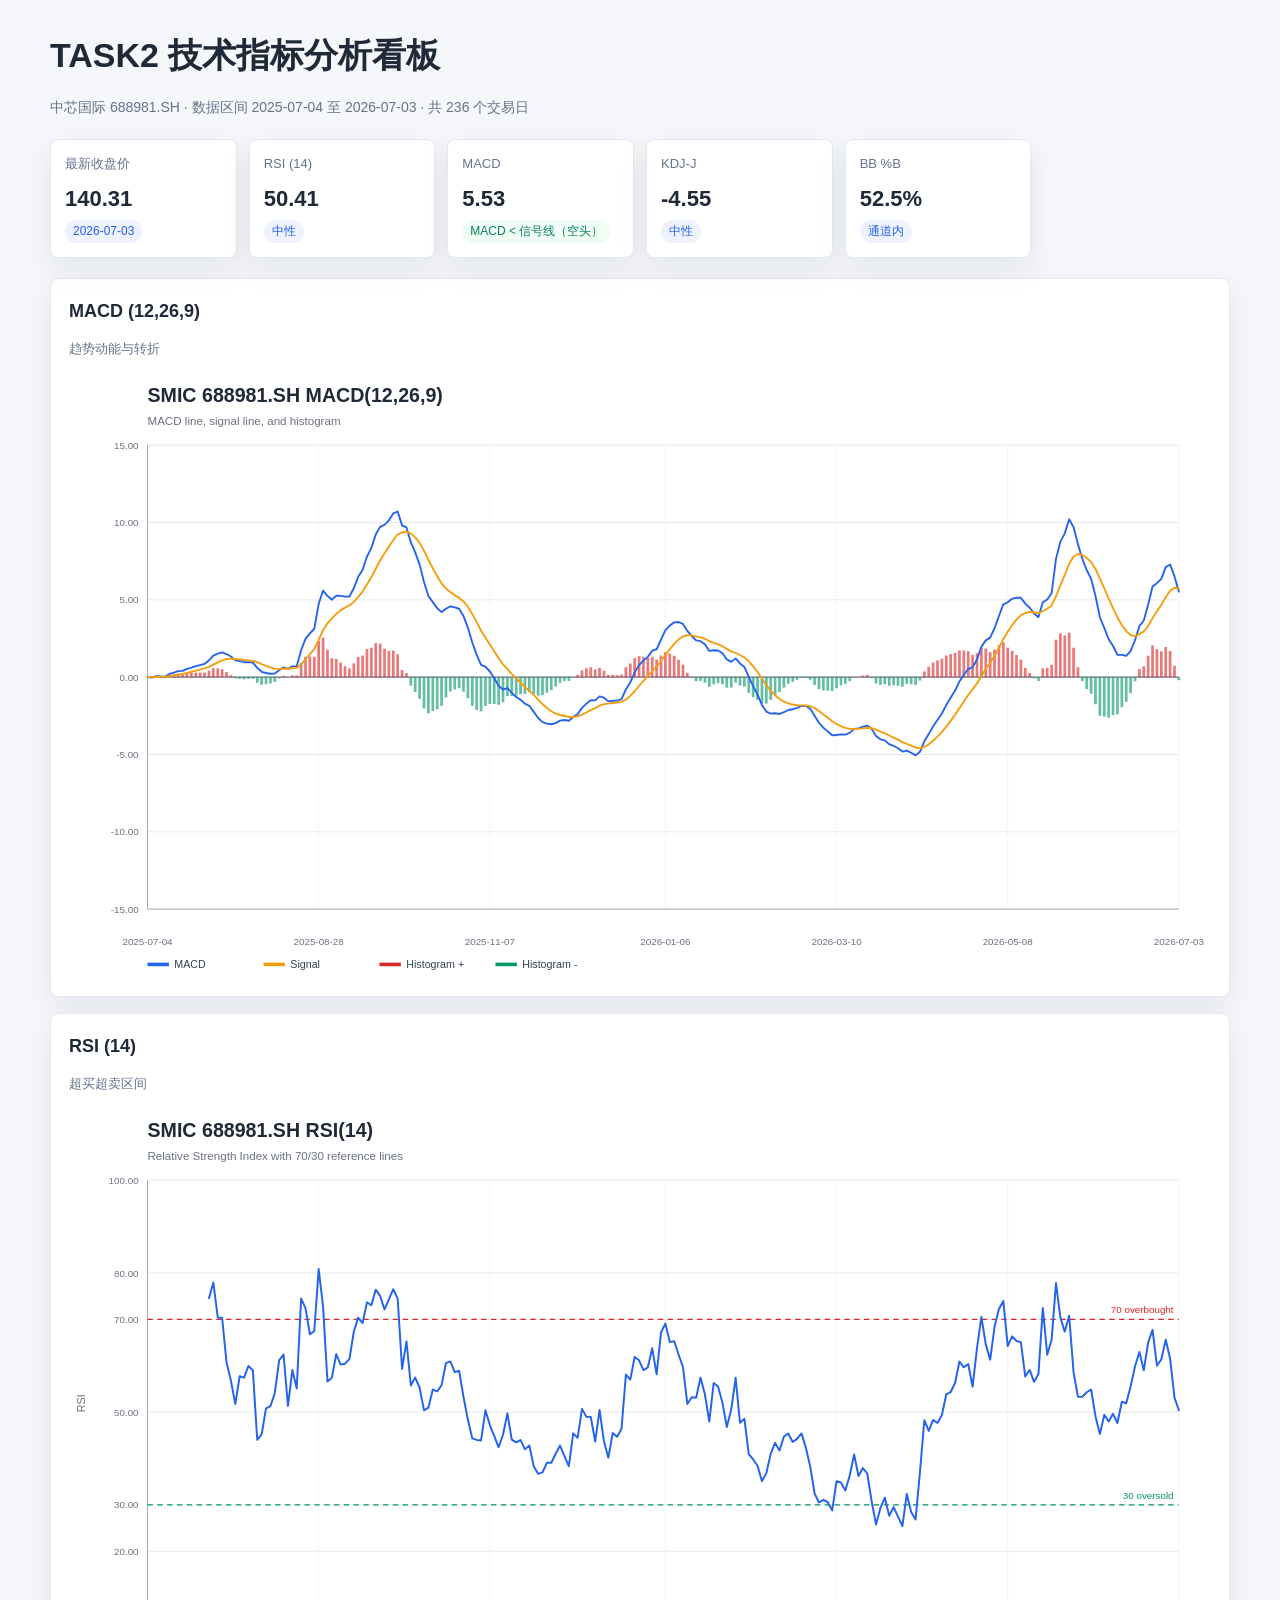
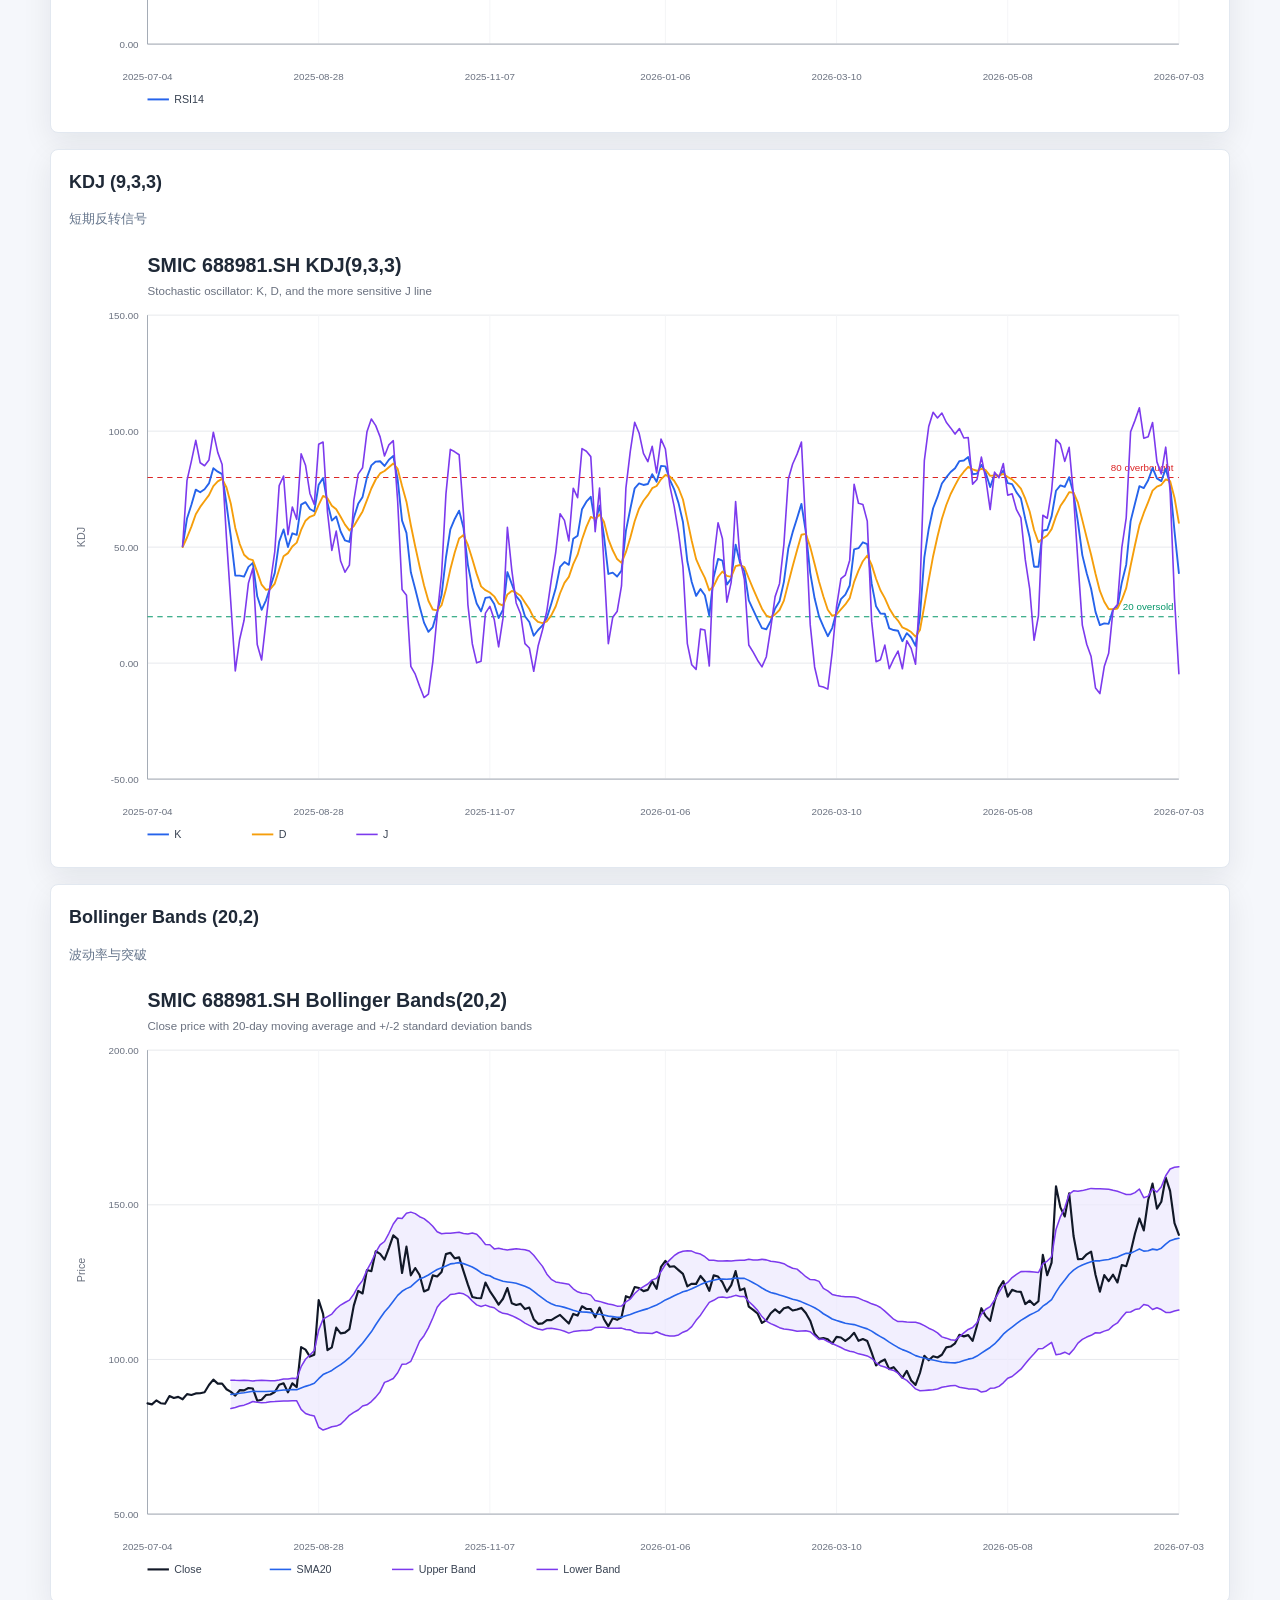
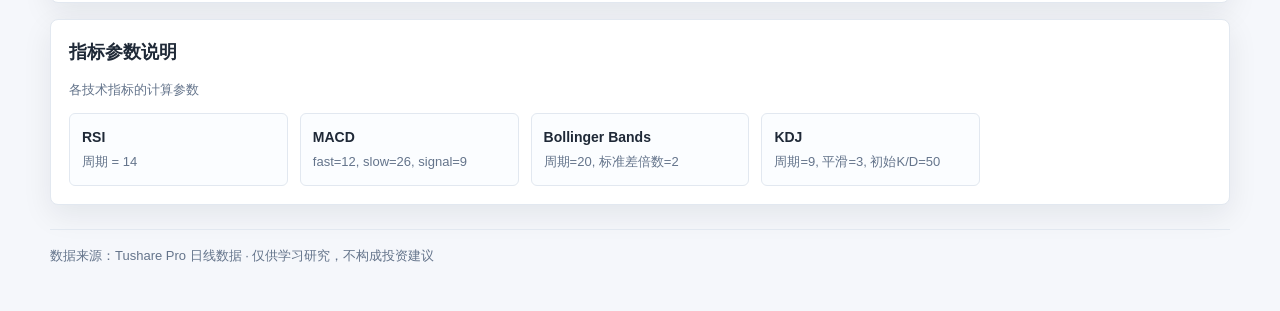
<file: TASK2/index.html>
<!doctype html>
<html lang="zh-CN">
<head>
  <meta charset="utf-8">
  <meta name="viewport" content="width=device-width, initial-scale=1">
  <title>TASK2 技术指标分析看板</title>
  <style>
    :root {
      color-scheme: light;
      --bg: #f5f7fb;
      --panel: #ffffff;
      --ink: #1f2937;
      --muted: #64748b;
      --line: #e2e8f0;
      --up: #c5332b;
      --down: #0b8063;
      --accent: #2563eb;
      --shadow: 0 10px 30px rgba(15,23,42,.08);
    }
    * { box-sizing: border-box; }
    body {
      margin: 0;
      background: var(--bg);
      color: var(--ink);
      font-family: "Microsoft YaHei", "PingFang SC", -apple-system, sans-serif;
      line-height: 1.6;
    }
    main {
      width: min(1180px, calc(100% - 32px));
      margin: 0 auto;
      padding: 28px 0 44px;
    }
    header {
      margin-bottom: 20px;
    }
    h1 {
      margin: 0 0 6px;
      font-size: clamp(24px, 4vw, 34px);
    }
    .subtitle {
      color: var(--muted);
      font-size: 14px;
    }
    .metrics-grid {
      display: grid;
      grid-template-columns: repeat(auto-fill, minmax(160px, 1fr));
      gap: 12px;
      margin-bottom: 20px;
    }
    .metric {
      background: var(--panel);
      border: 1px solid var(--line);
      border-radius: 8px;
      padding: 14px;
      box-shadow: var(--shadow);
    }
    .metric .label {
      color: var(--muted);
      font-size: 13px;
      margin-bottom: 6px;
    }
    .metric .value {
      font-size: 22px;
      font-weight: 700;
    }
    .metric .signal {
      margin-top: 4px;
      font-size: 12px;
      padding: 2px 8px;
      border-radius: 12px;
      display: inline-block;
      background: #eef2ff;
      color: var(--accent);
    }
    .signal.bullish { background: #fef2f2; color: var(--up); }
    .signal.bearish { background: #f0fdf4; color: var(--down); }
    .panel {
      background: var(--panel);
      border: 1px solid var(--line);
      border-radius: 8px;
      box-shadow: var(--shadow);
      padding: 18px;
      margin-bottom: 16px;
      overflow-x: auto;
    }
    .panel h2 {
      margin: 0 0 4px;
      font-size: 18px;
    }
    .panel .desc {
      color: var(--muted);
      font-size: 13px;
      margin-bottom: 12px;
    }
    .panel svg {
      width: 100%;
      height: auto;
      display: block;
    }
    .params {
      display: grid;
      grid-template-columns: repeat(auto-fill, minmax(200px, 1fr));
      gap: 12px;
    }
    .param-card {
      border: 1px solid var(--line);
      border-radius: 6px;
      padding: 12px;
      background: #fbfdff;
    }
    .param-card .pname {
      font-weight: 700;
      font-size: 14px;
      margin-bottom: 4px;
    }
    .param-card .pval {
      color: var(--muted);
      font-size: 13px;
    }
    footer {
      margin-top: 24px;
      padding-top: 16px;
      border-top: 1px solid var(--line);
      color: var(--muted);
      font-size: 13px;
    }
    @media (max-width: 540px) {
      main { width: min(100% - 16px, 1180px); }
      .metrics-grid { grid-template-columns: repeat(2, 1fr); }
    }
  </style>
</head>
<body>
<main>
  <header>
    <h1>TASK2 技术指标分析看板</h1>
    <p class="subtitle">中芯国际 688981.SH · 数据区间 2025-07-04 至 2026-07-03 · 共 236 个交易日</p>
  </header>

  <section class="metrics-grid">
    <div class="metric">
      <div class="label">最新收盘价</div>
      <div class="value">140.31</div>
      <div class="signal">2026-07-03</div>
    </div>
    <div class="metric">
      <div class="label">RSI (14)</div>
      <div class="value">50.41</div>
      <span class="signal">中性</span>
    </div>
    <div class="metric">
      <div class="label">MACD</div>
      <div class="value">5.53</div>
      <span class="signal bearish">MACD < 信号线（空头）</span>
    </div>
    <div class="metric">
      <div class="label">KDJ-J</div>
      <div class="value">-4.55</div>
      <span class="signal">中性</span>
    </div>
    <div class="metric">
      <div class="label">BB %B</div>
      <div class="value">52.5%</div>
      <span class="signal">通道内</span>
    </div>
  </section>

  <section class="panel">
    <h2>MACD (12,26,9)</h2>
    <p class="desc">趋势动能与转折</p>
    <svg xmlns="http://www.w3.org/2000/svg" width="1280" height="680" viewBox="0 0 1280 680">
<rect width="100%" height="100%" fill="#ffffff"/>
<text x="88" y="34" font-family="Arial, sans-serif" font-size="22" font-weight="700" fill="#1f2937">SMIC 688981.SH MACD(12,26,9)</text>
<text x="88" y="59" font-family="Arial, sans-serif" font-size="13" fill="#6b7280">MACD line, signal line, and histogram</text>
<line x1="88" x2="1244" y1="602.00" y2="602.00" stroke="#e5e7eb" stroke-width="1"/>
<text x="78" y="606.00" text-anchor="end" font-family="Arial, sans-serif" font-size="11" fill="#6b7280">-15.00</text>
<line x1="88" x2="1244" y1="515.33" y2="515.33" stroke="#e5e7eb" stroke-width="1"/>
<text x="78" y="519.33" text-anchor="end" font-family="Arial, sans-serif" font-size="11" fill="#6b7280">-10.00</text>
<line x1="88" x2="1244" y1="428.67" y2="428.67" stroke="#e5e7eb" stroke-width="1"/>
<text x="78" y="432.67" text-anchor="end" font-family="Arial, sans-serif" font-size="11" fill="#6b7280">-5.00</text>
<line x1="88" x2="1244" y1="342.00" y2="342.00" stroke="#e5e7eb" stroke-width="1"/>
<text x="78" y="346.00" text-anchor="end" font-family="Arial, sans-serif" font-size="11" fill="#6b7280">0.00</text>
<line x1="88" x2="1244" y1="255.33" y2="255.33" stroke="#e5e7eb" stroke-width="1"/>
<text x="78" y="259.33" text-anchor="end" font-family="Arial, sans-serif" font-size="11" fill="#6b7280">5.00</text>
<line x1="88" x2="1244" y1="168.67" y2="168.67" stroke="#e5e7eb" stroke-width="1"/>
<text x="78" y="172.67" text-anchor="end" font-family="Arial, sans-serif" font-size="11" fill="#6b7280">10.00</text>
<line x1="88" x2="1244" y1="82.00" y2="82.00" stroke="#e5e7eb" stroke-width="1"/>
<text x="78" y="86.00" text-anchor="end" font-family="Arial, sans-serif" font-size="11" fill="#6b7280">15.00</text>
<line x1="88.00" x2="88.00" y1="82" y2="602" stroke="#f3f4f6" stroke-width="1"/>
<text x="88.00" y="642" text-anchor="middle" font-family="Arial, sans-serif" font-size="11" fill="#6b7280">2025-07-04</text>
<line x1="279.85" x2="279.85" y1="82" y2="602" stroke="#f3f4f6" stroke-width="1"/>
<text x="279.85" y="642" text-anchor="middle" font-family="Arial, sans-serif" font-size="11" fill="#6b7280">2025-08-28</text>
<line x1="471.69" x2="471.69" y1="82" y2="602" stroke="#f3f4f6" stroke-width="1"/>
<text x="471.69" y="642" text-anchor="middle" font-family="Arial, sans-serif" font-size="11" fill="#6b7280">2025-11-07</text>
<line x1="668.46" x2="668.46" y1="82" y2="602" stroke="#f3f4f6" stroke-width="1"/>
<text x="668.46" y="642" text-anchor="middle" font-family="Arial, sans-serif" font-size="11" fill="#6b7280">2026-01-06</text>
<line x1="860.31" x2="860.31" y1="82" y2="602" stroke="#f3f4f6" stroke-width="1"/>
<text x="860.31" y="642" text-anchor="middle" font-family="Arial, sans-serif" font-size="11" fill="#6b7280">2026-03-10</text>
<line x1="1052.15" x2="1052.15" y1="82" y2="602" stroke="#f3f4f6" stroke-width="1"/>
<text x="1052.15" y="642" text-anchor="middle" font-family="Arial, sans-serif" font-size="11" fill="#6b7280">2026-05-08</text>
<line x1="1244.00" x2="1244.00" y1="82" y2="602" stroke="#f3f4f6" stroke-width="1"/>
<text x="1244.00" y="642" text-anchor="middle" font-family="Arial, sans-serif" font-size="11" fill="#6b7280">2026-07-03</text>
<line x1="88" x2="1244" y1="342.00" y2="342.00" stroke="#6b7280" stroke-width="1.2"/>
<line x1="88" x2="1244" y1="602" y2="602" stroke="#9ca3af" stroke-width="1"/>
<line x1="88" x2="88" y1="82" y2="602" stroke="#9ca3af" stroke-width="1"/>
<rect x="86.48" y="342.00" width="3.04" height="0.00" fill="#dc2626" opacity="0.62"/>
<rect x="91.40" y="342.00" width="3.04" height="0.35" fill="#059669" opacity="0.62"/>
<rect x="96.32" y="341.16" width="3.04" height="0.84" fill="#dc2626" opacity="0.62"/>
<rect x="101.24" y="341.45" width="3.04" height="0.55" fill="#dc2626" opacity="0.62"/>
<rect x="106.16" y="341.85" width="3.04" height="0.15" fill="#dc2626" opacity="0.62"/>
<rect x="111.08" y="339.36" width="3.04" height="2.64" fill="#dc2626" opacity="0.62"/>
<rect x="116.00" y="338.66" width="3.04" height="3.34" fill="#dc2626" opacity="0.62"/>
<rect x="120.92" y="338.00" width="3.04" height="4.00" fill="#dc2626" opacity="0.62"/>
<rect x="125.83" y="338.67" width="3.04" height="3.33" fill="#dc2626" opacity="0.62"/>
<rect x="130.75" y="337.46" width="3.04" height="4.54" fill="#dc2626" opacity="0.62"/>
<rect x="135.67" y="337.28" width="3.04" height="4.72" fill="#dc2626" opacity="0.62"/>
<rect x="140.59" y="336.91" width="3.04" height="5.09" fill="#dc2626" opacity="0.62"/>
<rect x="145.51" y="336.95" width="3.04" height="5.05" fill="#dc2626" opacity="0.62"/>
<rect x="150.43" y="336.97" width="3.04" height="5.03" fill="#dc2626" opacity="0.62"/>
<rect x="155.35" y="334.72" width="3.04" height="7.28" fill="#dc2626" opacity="0.62"/>
<rect x="160.27" y="331.90" width="3.04" height="10.10" fill="#dc2626" opacity="0.62"/>
<rect x="165.19" y="332.21" width="3.04" height="9.79" fill="#dc2626" opacity="0.62"/>
<rect x="170.11" y="333.09" width="3.04" height="8.91" fill="#dc2626" opacity="0.62"/>
<rect x="175.03" y="336.27" width="3.04" height="5.73" fill="#dc2626" opacity="0.62"/>
<rect x="179.95" y="339.71" width="3.04" height="2.29" fill="#dc2626" opacity="0.62"/>
<rect x="184.86" y="342.00" width="3.04" height="1.51" fill="#059669" opacity="0.62"/>
<rect x="189.78" y="342.00" width="3.04" height="2.03" fill="#059669" opacity="0.62"/>
<rect x="194.70" y="342.00" width="3.04" height="2.50" fill="#059669" opacity="0.62"/>
<rect x="199.62" y="342.00" width="3.04" height="1.98" fill="#059669" opacity="0.62"/>
<rect x="204.54" y="342.00" width="3.04" height="1.94" fill="#059669" opacity="0.62"/>
<rect x="209.46" y="342.00" width="3.04" height="6.32" fill="#059669" opacity="0.62"/>
<rect x="214.38" y="342.00" width="3.04" height="8.55" fill="#059669" opacity="0.62"/>
<rect x="219.30" y="342.00" width="3.04" height="7.91" fill="#059669" opacity="0.62"/>
<rect x="224.22" y="342.00" width="3.04" height="7.06" fill="#059669" opacity="0.62"/>
<rect x="229.14" y="342.00" width="3.04" height="5.36" fill="#059669" opacity="0.62"/>
<rect x="234.06" y="342.00" width="3.04" height="1.48" fill="#059669" opacity="0.62"/>
<rect x="238.98" y="340.52" width="3.04" height="1.48" fill="#dc2626" opacity="0.62"/>
<rect x="243.89" y="342.00" width="3.04" height="0.11" fill="#059669" opacity="0.62"/>
<rect x="248.81" y="339.95" width="3.04" height="2.05" fill="#dc2626" opacity="0.62"/>
<rect x="253.73" y="340.15" width="3.04" height="1.85" fill="#dc2626" opacity="0.62"/>
<rect x="258.65" y="326.17" width="3.04" height="15.83" fill="#dc2626" opacity="0.62"/>
<rect x="263.57" y="319.26" width="3.04" height="22.74" fill="#dc2626" opacity="0.62"/>
<rect x="268.49" y="318.78" width="3.04" height="23.22" fill="#dc2626" opacity="0.62"/>
<rect x="273.41" y="319.29" width="3.04" height="22.71" fill="#dc2626" opacity="0.62"/>
<rect x="278.33" y="301.50" width="3.04" height="40.50" fill="#dc2626" opacity="0.62"/>
<rect x="283.25" y="297.78" width="3.04" height="44.22" fill="#dc2626" opacity="0.62"/>
<rect x="288.17" y="311.27" width="3.04" height="30.73" fill="#dc2626" opacity="0.62"/>
<rect x="293.09" y="320.87" width="3.04" height="21.13" fill="#dc2626" opacity="0.62"/>
<rect x="298.00" y="321.55" width="3.04" height="20.45" fill="#dc2626" opacity="0.62"/>
<rect x="302.92" y="325.75" width="3.04" height="16.25" fill="#dc2626" opacity="0.62"/>
<rect x="307.84" y="329.65" width="3.04" height="12.35" fill="#dc2626" opacity="0.62"/>
<rect x="312.76" y="332.21" width="3.04" height="9.79" fill="#dc2626" opacity="0.62"/>
<rect x="317.68" y="326.65" width="3.04" height="15.35" fill="#dc2626" opacity="0.62"/>
<rect x="322.60" y="319.47" width="3.04" height="22.53" fill="#dc2626" opacity="0.62"/>
<rect x="327.52" y="317.86" width="3.04" height="24.14" fill="#dc2626" opacity="0.62"/>
<rect x="332.44" y="310.61" width="3.04" height="31.39" fill="#dc2626" opacity="0.62"/>
<rect x="337.36" y="309.11" width="3.04" height="32.89" fill="#dc2626" opacity="0.62"/>
<rect x="342.28" y="303.76" width="3.04" height="38.24" fill="#dc2626" opacity="0.62"/>
<rect x="347.20" y="304.48" width="3.04" height="37.52" fill="#dc2626" opacity="0.62"/>
<rect x="352.12" y="310.13" width="3.04" height="31.87" fill="#dc2626" opacity="0.62"/>
<rect x="357.03" y="312.46" width="3.04" height="29.54" fill="#dc2626" opacity="0.62"/>
<rect x="361.95" y="312.25" width="3.04" height="29.75" fill="#dc2626" opacity="0.62"/>
<rect x="366.87" y="316.43" width="3.04" height="25.57" fill="#dc2626" opacity="0.62"/>
<rect x="371.79" y="333.98" width="3.04" height="8.02" fill="#dc2626" opacity="0.62"/>
<rect x="376.71" y="337.45" width="3.04" height="4.55" fill="#dc2626" opacity="0.62"/>
<rect x="381.63" y="342.00" width="3.04" height="9.60" fill="#059669" opacity="0.62"/>
<rect x="386.55" y="342.00" width="3.04" height="16.83" fill="#059669" opacity="0.62"/>
<rect x="391.47" y="342.00" width="3.04" height="24.40" fill="#059669" opacity="0.62"/>
<rect x="396.39" y="342.00" width="3.04" height="35.13" fill="#059669" opacity="0.62"/>
<rect x="401.31" y="342.00" width="3.04" height="40.58" fill="#059669" opacity="0.62"/>
<rect x="406.23" y="342.00" width="3.04" height="38.03" fill="#059669" opacity="0.62"/>
<rect x="411.15" y="342.00" width="3.04" height="35.97" fill="#059669" opacity="0.62"/>
<rect x="416.06" y="342.00" width="3.04" height="32.17" fill="#059669" opacity="0.62"/>
<rect x="420.98" y="342.00" width="3.04" height="22.70" fill="#059669" opacity="0.62"/>
<rect x="425.90" y="342.00" width="3.04" height="15.98" fill="#059669" opacity="0.62"/>
<rect x="430.82" y="342.00" width="3.04" height="13.81" fill="#059669" opacity="0.62"/>
<rect x="435.74" y="342.00" width="3.04" height="12.22" fill="#059669" opacity="0.62"/>
<rect x="440.66" y="342.00" width="3.04" height="16.32" fill="#059669" opacity="0.62"/>
<rect x="445.58" y="342.00" width="3.04" height="23.63" fill="#059669" opacity="0.62"/>
<rect x="450.50" y="342.00" width="3.04" height="32.09" fill="#059669" opacity="0.62"/>
<rect x="455.42" y="342.00" width="3.04" height="36.72" fill="#059669" opacity="0.62"/>
<rect x="460.34" y="342.00" width="3.04" height="38.37" fill="#059669" opacity="0.62"/>
<rect x="465.26" y="342.00" width="3.04" height="32.26" fill="#059669" opacity="0.62"/>
<rect x="470.18" y="342.00" width="3.04" height="30.17" fill="#059669" opacity="0.62"/>
<rect x="475.09" y="342.00" width="3.04" height="29.94" fill="#059669" opacity="0.62"/>
<rect x="480.01" y="342.00" width="3.04" height="31.01" fill="#059669" opacity="0.62"/>
<rect x="484.93" y="342.00" width="3.04" height="28.14" fill="#059669" opacity="0.62"/>
<rect x="489.85" y="342.00" width="3.04" height="21.17" fill="#059669" opacity="0.62"/>
<rect x="494.77" y="342.00" width="3.04" height="21.21" fill="#059669" opacity="0.62"/>
<rect x="499.69" y="342.00" width="3.04" height="20.76" fill="#059669" opacity="0.62"/>
<rect x="504.61" y="342.00" width="3.04" height="19.01" fill="#059669" opacity="0.62"/>
<rect x="509.53" y="342.00" width="3.04" height="18.72" fill="#059669" opacity="0.62"/>
<rect x="514.45" y="342.00" width="3.04" height="16.91" fill="#059669" opacity="0.62"/>
<rect x="519.37" y="342.00" width="3.04" height="18.92" fill="#059669" opacity="0.62"/>
<rect x="524.29" y="342.00" width="3.04" height="20.66" fill="#059669" opacity="0.62"/>
<rect x="529.20" y="342.00" width="3.04" height="20.25" fill="#059669" opacity="0.62"/>
<rect x="534.12" y="342.00" width="3.04" height="17.52" fill="#059669" opacity="0.62"/>
<rect x="539.04" y="342.00" width="3.04" height="14.57" fill="#059669" opacity="0.62"/>
<rect x="543.96" y="342.00" width="3.04" height="10.63" fill="#059669" opacity="0.62"/>
<rect x="548.88" y="342.00" width="3.04" height="6.34" fill="#059669" opacity="0.62"/>
<rect x="553.80" y="342.00" width="3.04" height="4.48" fill="#059669" opacity="0.62"/>
<rect x="558.72" y="342.00" width="3.04" height="4.21" fill="#059669" opacity="0.62"/>
<rect x="563.64" y="341.98" width="3.04" height="0.02" fill="#dc2626" opacity="0.62"/>
<rect x="568.56" y="339.52" width="3.04" height="2.48" fill="#dc2626" opacity="0.62"/>
<rect x="573.48" y="334.37" width="3.04" height="7.63" fill="#dc2626" opacity="0.62"/>
<rect x="578.40" y="332.14" width="3.04" height="9.86" fill="#dc2626" opacity="0.62"/>
<rect x="583.32" y="330.90" width="3.04" height="11.10" fill="#dc2626" opacity="0.62"/>
<rect x="588.23" y="333.36" width="3.04" height="8.64" fill="#dc2626" opacity="0.62"/>
<rect x="593.15" y="331.51" width="3.04" height="10.49" fill="#dc2626" opacity="0.62"/>
<rect x="598.07" y="334.80" width="3.04" height="7.20" fill="#dc2626" opacity="0.62"/>
<rect x="602.99" y="339.51" width="3.04" height="2.49" fill="#dc2626" opacity="0.62"/>
<rect x="607.91" y="339.47" width="3.04" height="2.53" fill="#dc2626" opacity="0.62"/>
<rect x="612.83" y="339.85" width="3.04" height="2.15" fill="#dc2626" opacity="0.62"/>
<rect x="617.75" y="339.02" width="3.04" height="2.98" fill="#dc2626" opacity="0.62"/>
<rect x="622.67" y="330.86" width="3.04" height="11.14" fill="#dc2626" opacity="0.62"/>
<rect x="627.59" y="326.71" width="3.04" height="15.29" fill="#dc2626" opacity="0.62"/>
<rect x="632.51" y="320.84" width="3.04" height="21.16" fill="#dc2626" opacity="0.62"/>
<rect x="637.43" y="318.49" width="3.04" height="23.51" fill="#dc2626" opacity="0.62"/>
<rect x="642.35" y="319.24" width="3.04" height="22.76" fill="#dc2626" opacity="0.62"/>
<rect x="647.26" y="320.42" width="3.04" height="21.58" fill="#dc2626" opacity="0.62"/>
<rect x="652.18" y="319.23" width="3.04" height="22.77" fill="#dc2626" opacity="0.62"/>
<rect x="657.10" y="322.45" width="3.04" height="19.55" fill="#dc2626" opacity="0.62"/>
<rect x="662.02" y="317.72" width="3.04" height="24.28" fill="#dc2626" opacity="0.62"/>
<rect x="666.94" y="314.10" width="3.04" height="27.90" fill="#dc2626" opacity="0.62"/>
<rect x="671.86" y="315.58" width="3.04" height="26.42" fill="#dc2626" opacity="0.62"/>
<rect x="676.78" y="317.99" width="3.04" height="24.01" fill="#dc2626" opacity="0.62"/>
<rect x="681.70" y="322.50" width="3.04" height="19.50" fill="#dc2626" opacity="0.62"/>
<rect x="686.62" y="328.09" width="3.04" height="13.91" fill="#dc2626" opacity="0.62"/>
<rect x="691.54" y="337.19" width="3.04" height="4.81" fill="#dc2626" opacity="0.62"/>
<rect x="696.46" y="342.00" width="3.04" height="0.63" fill="#059669" opacity="0.62"/>
<rect x="701.38" y="342.00" width="3.04" height="4.48" fill="#059669" opacity="0.62"/>
<rect x="706.29" y="342.00" width="3.04" height="4.26" fill="#059669" opacity="0.62"/>
<rect x="711.21" y="342.00" width="3.04" height="6.18" fill="#059669" opacity="0.62"/>
<rect x="716.13" y="342.00" width="3.04" height="10.90" fill="#059669" opacity="0.62"/>
<rect x="721.05" y="342.00" width="3.04" height="8.11" fill="#059669" opacity="0.62"/>
<rect x="725.97" y="342.00" width="3.04" height="6.71" fill="#059669" opacity="0.62"/>
<rect x="730.89" y="342.00" width="3.04" height="7.86" fill="#059669" opacity="0.62"/>
<rect x="735.81" y="342.00" width="3.04" height="11.84" fill="#059669" opacity="0.62"/>
<rect x="740.73" y="342.00" width="3.04" height="11.65" fill="#059669" opacity="0.62"/>
<rect x="745.65" y="342.00" width="3.04" height="6.20" fill="#059669" opacity="0.62"/>
<rect x="750.57" y="342.00" width="3.04" height="9.51" fill="#059669" opacity="0.62"/>
<rect x="755.49" y="342.00" width="3.04" height="10.69" fill="#059669" opacity="0.62"/>
<rect x="760.40" y="342.00" width="3.04" height="17.60" fill="#059669" opacity="0.62"/>
<rect x="765.32" y="342.00" width="3.04" height="22.31" fill="#059669" opacity="0.62"/>
<rect x="770.24" y="342.00" width="3.04" height="25.53" fill="#059669" opacity="0.62"/>
<rect x="775.16" y="342.00" width="3.04" height="29.62" fill="#059669" opacity="0.62"/>
<rect x="780.08" y="342.00" width="3.04" height="29.62" fill="#059669" opacity="0.62"/>
<rect x="785.00" y="342.00" width="3.04" height="25.52" fill="#059669" opacity="0.62"/>
<rect x="789.92" y="342.00" width="3.04" height="20.06" fill="#059669" opacity="0.62"/>
<rect x="794.84" y="342.00" width="3.04" height="16.72" fill="#059669" opacity="0.62"/>
<rect x="799.76" y="342.00" width="3.04" height="11.79" fill="#059669" opacity="0.62"/>
<rect x="804.68" y="342.00" width="3.04" height="7.45" fill="#059669" opacity="0.62"/>
<rect x="809.60" y="342.00" width="3.04" height="5.29" fill="#059669" opacity="0.62"/>
<rect x="814.52" y="342.00" width="3.04" height="3.04" fill="#059669" opacity="0.62"/>
<rect x="819.43" y="342.00" width="3.04" height="0.61" fill="#059669" opacity="0.62"/>
<rect x="824.35" y="342.00" width="3.04" height="0.59" fill="#059669" opacity="0.62"/>
<rect x="829.27" y="342.00" width="3.04" height="2.99" fill="#059669" opacity="0.62"/>
<rect x="834.19" y="342.00" width="3.04" height="8.71" fill="#059669" opacity="0.62"/>
<rect x="839.11" y="342.00" width="3.04" height="13.31" fill="#059669" opacity="0.62"/>
<rect x="844.03" y="342.00" width="3.04" height="14.92" fill="#059669" opacity="0.62"/>
<rect x="848.95" y="342.00" width="3.04" height="15.21" fill="#059669" opacity="0.62"/>
<rect x="853.87" y="342.00" width="3.04" height="15.68" fill="#059669" opacity="0.62"/>
<rect x="858.79" y="342.00" width="3.04" height="12.33" fill="#059669" opacity="0.62"/>
<rect x="863.71" y="342.00" width="3.04" height="9.31" fill="#059669" opacity="0.62"/>
<rect x="868.63" y="342.00" width="3.04" height="7.63" fill="#059669" opacity="0.62"/>
<rect x="873.55" y="342.00" width="3.04" height="4.50" fill="#059669" opacity="0.62"/>
<rect x="878.46" y="342.00" width="3.04" height="0.07" fill="#059669" opacity="0.62"/>
<rect x="883.38" y="341.62" width="3.04" height="0.38" fill="#dc2626" opacity="0.62"/>
<rect x="888.30" y="340.18" width="3.04" height="1.82" fill="#dc2626" opacity="0.62"/>
<rect x="893.22" y="339.57" width="3.04" height="2.43" fill="#dc2626" opacity="0.62"/>
<rect x="898.14" y="342.00" width="3.04" height="0.97" fill="#059669" opacity="0.62"/>
<rect x="903.06" y="342.00" width="3.04" height="7.11" fill="#059669" opacity="0.62"/>
<rect x="907.98" y="342.00" width="3.04" height="8.71" fill="#059669" opacity="0.62"/>
<rect x="912.90" y="342.00" width="3.04" height="7.89" fill="#059669" opacity="0.62"/>
<rect x="917.82" y="342.00" width="3.04" height="9.82" fill="#059669" opacity="0.62"/>
<rect x="922.74" y="342.00" width="3.04" height="9.24" fill="#059669" opacity="0.62"/>
<rect x="927.66" y="342.00" width="3.04" height="9.62" fill="#059669" opacity="0.62"/>
<rect x="932.58" y="342.00" width="3.04" height="10.68" fill="#059669" opacity="0.62"/>
<rect x="937.49" y="342.00" width="3.04" height="7.60" fill="#059669" opacity="0.62"/>
<rect x="942.41" y="342.00" width="3.04" height="8.05" fill="#059669" opacity="0.62"/>
<rect x="947.33" y="342.00" width="3.04" height="8.79" fill="#059669" opacity="0.62"/>
<rect x="952.25" y="342.00" width="3.04" height="3.82" fill="#059669" opacity="0.62"/>
<rect x="957.17" y="335.63" width="3.04" height="6.37" fill="#dc2626" opacity="0.62"/>
<rect x="962.09" y="330.47" width="3.04" height="11.53" fill="#dc2626" opacity="0.62"/>
<rect x="967.01" y="325.73" width="3.04" height="16.27" fill="#dc2626" opacity="0.62"/>
<rect x="971.93" y="323.37" width="3.04" height="18.63" fill="#dc2626" opacity="0.62"/>
<rect x="976.85" y="321.29" width="3.04" height="20.71" fill="#dc2626" opacity="0.62"/>
<rect x="981.77" y="317.87" width="3.04" height="24.13" fill="#dc2626" opacity="0.62"/>
<rect x="986.69" y="316.18" width="3.04" height="25.82" fill="#dc2626" opacity="0.62"/>
<rect x="991.60" y="314.87" width="3.04" height="27.13" fill="#dc2626" opacity="0.62"/>
<rect x="996.52" y="312.07" width="3.04" height="29.93" fill="#dc2626" opacity="0.62"/>
<rect x="1001.44" y="312.11" width="3.04" height="29.89" fill="#dc2626" opacity="0.62"/>
<rect x="1006.36" y="313.01" width="3.04" height="28.99" fill="#dc2626" opacity="0.62"/>
<rect x="1011.28" y="317.00" width="3.04" height="25.00" fill="#dc2626" opacity="0.62"/>
<rect x="1016.20" y="315.17" width="3.04" height="26.83" fill="#dc2626" opacity="0.62"/>
<rect x="1021.12" y="309.16" width="3.04" height="32.84" fill="#dc2626" opacity="0.62"/>
<rect x="1026.04" y="309.97" width="3.04" height="32.03" fill="#dc2626" opacity="0.62"/>
<rect x="1030.96" y="313.94" width="3.04" height="28.06" fill="#dc2626" opacity="0.62"/>
<rect x="1035.88" y="311.12" width="3.04" height="30.88" fill="#dc2626" opacity="0.62"/>
<rect x="1040.80" y="306.35" width="3.04" height="35.65" fill="#dc2626" opacity="0.62"/>
<rect x="1045.72" y="303.05" width="3.04" height="38.95" fill="#dc2626" opacity="0.62"/>
<rect x="1050.63" y="308.98" width="3.04" height="33.02" fill="#dc2626" opacity="0.62"/>
<rect x="1055.55" y="312.45" width="3.04" height="29.55" fill="#dc2626" opacity="0.62"/>
<rect x="1060.47" y="317.30" width="3.04" height="24.70" fill="#dc2626" opacity="0.62"/>
<rect x="1065.39" y="322.35" width="3.04" height="19.65" fill="#dc2626" opacity="0.62"/>
<rect x="1070.31" y="331.56" width="3.04" height="10.44" fill="#dc2626" opacity="0.62"/>
<rect x="1075.23" y="337.30" width="3.04" height="4.70" fill="#dc2626" opacity="0.62"/>
<rect x="1080.15" y="342.00" width="3.04" height="1.35" fill="#059669" opacity="0.62"/>
<rect x="1085.07" y="342.00" width="3.04" height="4.41" fill="#059669" opacity="0.62"/>
<rect x="1089.99" y="332.17" width="3.04" height="9.83" fill="#dc2626" opacity="0.62"/>
<rect x="1094.91" y="331.73" width="3.04" height="10.27" fill="#dc2626" opacity="0.62"/>
<rect x="1099.83" y="328.14" width="3.04" height="13.86" fill="#dc2626" opacity="0.62"/>
<rect x="1104.75" y="300.06" width="3.04" height="41.94" fill="#dc2626" opacity="0.62"/>
<rect x="1109.66" y="293.02" width="3.04" height="48.98" fill="#dc2626" opacity="0.62"/>
<rect x="1114.58" y="295.40" width="3.04" height="46.60" fill="#dc2626" opacity="0.62"/>
<rect x="1119.50" y="292.10" width="3.04" height="49.90" fill="#dc2626" opacity="0.62"/>
<rect x="1124.42" y="309.05" width="3.04" height="32.95" fill="#dc2626" opacity="0.62"/>
<rect x="1129.34" y="330.91" width="3.04" height="11.09" fill="#dc2626" opacity="0.62"/>
<rect x="1134.26" y="342.00" width="3.04" height="4.40" fill="#059669" opacity="0.62"/>
<rect x="1139.18" y="342.00" width="3.04" height="13.45" fill="#059669" opacity="0.62"/>
<rect x="1144.10" y="342.00" width="3.04" height="18.65" fill="#059669" opacity="0.62"/>
<rect x="1149.02" y="342.00" width="3.04" height="30.39" fill="#059669" opacity="0.62"/>
<rect x="1153.94" y="342.00" width="3.04" height="43.32" fill="#059669" opacity="0.62"/>
<rect x="1158.86" y="342.00" width="3.04" height="44.21" fill="#059669" opacity="0.62"/>
<rect x="1163.78" y="342.00" width="3.04" height="45.52" fill="#059669" opacity="0.62"/>
<rect x="1168.69" y="342.00" width="3.04" height="42.48" fill="#059669" opacity="0.62"/>
<rect x="1173.61" y="342.00" width="3.04" height="41.84" fill="#059669" opacity="0.62"/>
<rect x="1178.53" y="342.00" width="3.04" height="33.62" fill="#059669" opacity="0.62"/>
<rect x="1183.45" y="342.00" width="3.04" height="27.66" fill="#059669" opacity="0.62"/>
<rect x="1188.37" y="342.00" width="3.04" height="17.90" fill="#059669" opacity="0.62"/>
<rect x="1193.29" y="342.00" width="3.04" height="4.63" fill="#059669" opacity="0.62"/>
<rect x="1198.21" y="333.09" width="3.04" height="8.91" fill="#dc2626" opacity="0.62"/>
<rect x="1203.13" y="329.81" width="3.04" height="12.19" fill="#dc2626" opacity="0.62"/>
<rect x="1208.05" y="317.98" width="3.04" height="24.02" fill="#dc2626" opacity="0.62"/>
<rect x="1212.97" y="306.46" width="3.04" height="35.54" fill="#dc2626" opacity="0.62"/>
<rect x="1217.89" y="310.66" width="3.04" height="31.34" fill="#dc2626" opacity="0.62"/>
<rect x="1222.80" y="313.13" width="3.04" height="28.87" fill="#dc2626" opacity="0.62"/>
<rect x="1227.72" y="308.29" width="3.04" height="33.71" fill="#dc2626" opacity="0.62"/>
<rect x="1232.64" y="312.63" width="3.04" height="29.37" fill="#dc2626" opacity="0.62"/>
<rect x="1237.56" y="329.26" width="3.04" height="12.74" fill="#dc2626" opacity="0.62"/>
<rect x="1242.48" y="342.00" width="3.04" height="3.46" fill="#059669" opacity="0.62"/>
<path d="M88.00,342.00 L92.92,342.44 L97.84,341.04 L102.76,341.19 L107.68,341.56 L112.60,338.41 L117.51,336.87 L122.43,335.21 L127.35,335.05 L132.27,332.70 L137.19,331.35 L142.11,329.71 L147.03,328.48 L151.95,327.24 L156.87,323.17 L161.79,317.82 L166.71,315.69 L171.63,314.34 L176.54,316.09 L181.46,318.95 L186.38,323.13 L191.30,324.15 L196.22,325.26 L201.14,325.24 L206.06,325.67 L210.98,331.63 L215.90,336.01 L220.82,337.35 L225.74,338.25 L230.66,337.90 L235.57,334.38 L240.49,331.06 L245.41,332.68 L250.33,330.00 L255.25,329.74 L260.17,311.81 L265.09,299.21 L270.01,292.92 L274.93,287.76 L279.85,259.84 L284.77,245.07 L289.69,250.88 L294.60,255.19 L299.52,250.76 L304.44,250.89 L309.36,251.70 L314.28,251.82 L319.20,242.42 L324.12,229.60 L329.04,221.97 L333.96,206.87 L338.88,197.15 L343.80,182.23 L348.71,173.57 L353.63,171.25 L358.55,166.20 L363.47,158.55 L368.39,156.34 L373.31,171.88 L378.23,174.21 L383.15,190.77 L388.07,202.20 L392.99,215.88 L397.91,235.39 L402.83,250.99 L407.74,257.94 L412.66,264.87 L417.58,269.12 L422.50,265.32 L427.42,262.60 L432.34,263.88 L437.26,265.35 L442.18,273.52 L447.10,286.75 L452.02,303.23 L456.94,317.04 L461.86,328.28 L466.77,330.24 L471.69,335.69 L476.61,342.94 L481.53,351.76 L486.45,355.94 L491.37,354.25 L496.29,359.59 L501.21,364.34 L506.13,367.34 L511.05,371.73 L515.97,374.14 L520.89,380.89 L525.80,387.79 L530.72,392.44 L535.64,394.09 L540.56,394.79 L545.48,393.50 L550.40,390.80 L555.32,390.06 L560.24,390.84 L565.16,386.60 L570.08,383.53 L575.00,376.47 L579.91,371.77 L584.83,367.76 L589.75,368.05 L594.67,363.58 L599.59,365.07 L604.51,369.16 L609.43,368.48 L614.35,368.33 L619.27,366.76 L624.19,355.81 L629.11,347.84 L634.03,336.68 L638.94,328.45 L643.86,323.51 L648.78,319.30 L653.70,312.41 L658.62,310.74 L663.54,299.95 L668.46,289.35 L673.38,284.23 L678.30,280.63 L683.22,280.27 L688.14,282.38 L693.06,290.28 L697.97,295.87 L702.89,300.85 L707.81,301.69 L712.73,305.16 L717.65,312.60 L722.57,311.84 L727.49,312.12 L732.41,315.23 L737.33,322.17 L742.25,324.89 L747.17,320.99 L752.09,326.69 L757.00,330.53 L761.92,341.85 L766.84,352.14 L771.76,361.73 L776.68,373.22 L781.60,380.63 L786.52,382.91 L791.44,382.47 L796.36,383.31 L801.28,381.33 L806.20,378.84 L811.11,378.01 L816.03,376.52 L820.95,374.24 L825.87,374.37 L830.79,377.51 L835.71,385.41 L840.63,393.34 L845.55,398.68 L850.47,402.77 L855.39,407.16 L860.31,406.90 L865.23,406.20 L870.14,406.44 L875.06,404.43 L879.98,400.02 L884.90,399.47 L889.82,397.58 L894.74,396.35 L899.66,400.00 L904.58,407.92 L909.50,411.70 L914.42,412.84 L919.34,417.23 L924.26,418.96 L929.17,421.74 L934.09,425.47 L939.01,424.29 L943.93,426.76 L948.85,429.69 L953.77,425.68 L958.69,413.89 L963.61,405.86 L968.53,397.05 L973.45,390.03 L978.37,382.77 L983.29,373.32 L988.20,365.18 L993.12,357.08 L998.04,346.80 L1002.96,339.37 L1007.88,333.02 L1012.80,330.76 L1017.72,322.23 L1022.64,308.00 L1027.56,300.81 L1032.48,297.76 L1037.40,287.21 L1042.31,273.54 L1047.23,260.50 L1052.15,258.18 L1057.07,254.25 L1061.99,252.93 L1066.91,253.07 L1071.83,259.67 L1076.75,264.23 L1081.67,270.62 L1086.59,274.79 L1091.51,258.09 L1096.43,255.07 L1101.34,248.02 L1106.26,209.45 L1111.18,190.18 L1116.10,180.90 L1121.02,165.12 L1125.94,173.84 L1130.86,192.92 L1135.78,209.51 L1140.70,221.92 L1145.62,231.79 L1150.54,251.13 L1155.46,274.89 L1160.37,286.83 L1165.29,299.52 L1170.21,307.10 L1175.13,316.93 L1180.05,317.11 L1184.97,318.06 L1189.89,312.77 L1194.81,300.67 L1199.73,284.90 L1204.65,278.57 L1209.57,260.74 L1214.49,240.33 L1219.40,236.69 L1224.32,231.95 L1229.24,218.67 L1234.16,215.68 L1239.08,229.12 L1244.00,246.19" fill="none" stroke="#2563eb" stroke-width="2.1" stroke-linejoin="round" stroke-linecap="round"/>
<path d="M88.00,342.00 L92.92,342.09 L97.84,341.88 L102.76,341.74 L107.68,341.70 L112.60,341.05 L117.51,340.21 L122.43,339.21 L127.35,338.38 L132.27,337.24 L137.19,336.06 L142.11,334.79 L147.03,333.53 L151.95,332.27 L156.87,330.45 L161.79,327.93 L166.71,325.48 L171.63,323.25 L176.54,321.82 L181.46,321.25 L186.38,321.62 L191.30,322.13 L196.22,322.75 L201.14,323.25 L206.06,323.74 L210.98,325.31 L215.90,327.45 L220.82,329.43 L225.74,331.20 L230.66,332.54 L235.57,332.91 L240.49,332.54 L245.41,332.56 L250.33,332.05 L255.25,331.59 L260.17,327.63 L265.09,321.95 L270.01,316.14 L274.93,310.46 L279.85,300.34 L284.77,289.29 L289.69,281.60 L294.60,276.32 L299.52,271.21 L304.44,267.15 L309.36,264.06 L314.28,261.61 L319.20,257.77 L324.12,252.14 L329.04,246.10 L333.96,238.26 L338.88,230.03 L343.80,220.47 L348.71,211.09 L353.63,203.13 L358.55,195.74 L363.47,188.30 L368.39,181.91 L373.31,179.90 L378.23,178.77 L383.15,181.17 L388.07,185.37 L392.99,191.48 L397.91,200.26 L402.83,210.40 L407.74,219.91 L412.66,228.90 L417.58,236.95 L422.50,242.62 L427.42,246.62 L432.34,250.07 L437.26,253.12 L442.18,257.20 L447.10,263.11 L452.02,271.14 L456.94,280.32 L461.86,289.91 L466.77,297.98 L471.69,305.52 L476.61,313.00 L481.53,320.76 L486.45,327.79 L491.37,333.08 L496.29,338.39 L501.21,343.58 L506.13,348.33 L511.05,353.01 L515.97,357.24 L520.89,361.97 L525.80,367.13 L530.72,372.19 L535.64,376.57 L540.56,380.22 L545.48,382.87 L550.40,384.46 L555.32,385.58 L560.24,386.63 L565.16,386.63 L570.08,386.01 L575.00,384.10 L579.91,381.63 L584.83,378.86 L589.75,376.70 L594.67,374.07 L599.59,372.27 L604.51,371.65 L609.43,371.02 L614.35,370.48 L619.27,369.73 L624.19,366.95 L629.11,363.13 L634.03,357.84 L638.94,351.96 L643.86,346.27 L648.78,340.88 L653.70,335.18 L658.62,330.29 L663.54,324.22 L668.46,317.25 L673.38,310.65 L678.30,304.64 L683.22,299.77 L688.14,296.29 L693.06,295.09 L697.97,295.25 L702.89,296.37 L707.81,297.43 L712.73,298.98 L717.65,301.70 L722.57,303.73 L727.49,305.41 L732.41,307.37 L737.33,310.33 L742.25,313.24 L747.17,314.79 L752.09,317.17 L757.00,319.84 L761.92,324.24 L766.84,329.82 L771.76,336.20 L776.68,343.61 L781.60,351.01 L786.52,357.39 L791.44,362.41 L796.36,366.59 L801.28,369.54 L806.20,371.40 L811.11,372.72 L816.03,373.48 L820.95,373.63 L825.87,373.78 L830.79,374.53 L835.71,376.70 L840.63,380.03 L845.55,383.76 L850.47,387.56 L855.39,391.48 L860.31,394.56 L865.23,396.89 L870.14,398.80 L875.06,399.93 L879.98,399.95 L884.90,399.85 L889.82,399.40 L894.74,398.79 L899.66,399.03 L904.58,400.81 L909.50,402.99 L914.42,404.96 L919.34,407.41 L924.26,409.72 L929.17,412.12 L934.09,414.79 L939.01,416.69 L943.93,418.71 L948.85,420.90 L953.77,421.86 L958.69,420.27 L963.61,417.38 L968.53,413.32 L973.45,408.66 L978.37,403.48 L983.29,397.45 L988.20,391.00 L993.12,384.21 L998.04,376.73 L1002.96,369.26 L1007.88,362.01 L1012.80,355.76 L1017.72,349.05 L1022.64,340.84 L1027.56,332.83 L1032.48,325.82 L1037.40,318.10 L1042.31,309.19 L1047.23,299.45 L1052.15,291.19 L1057.07,283.81 L1061.99,277.63 L1066.91,272.72 L1071.83,270.11 L1076.75,268.93 L1081.67,269.27 L1086.59,270.37 L1091.51,267.92 L1096.43,265.35 L1101.34,261.88 L1106.26,251.40 L1111.18,239.15 L1116.10,227.50 L1121.02,215.02 L1125.94,206.79 L1130.86,204.01 L1135.78,205.11 L1140.70,208.48 L1145.62,213.14 L1150.54,220.74 L1155.46,231.57 L1160.37,242.62 L1165.29,254.00 L1170.21,264.62 L1175.13,275.08 L1180.05,283.49 L1184.97,290.40 L1189.89,294.88 L1194.81,296.04 L1199.73,293.81 L1204.65,290.76 L1209.57,284.75 L1214.49,275.87 L1219.40,268.03 L1224.32,260.82 L1229.24,252.39 L1234.16,245.05 L1239.08,241.86 L1244.00,242.73" fill="none" stroke="#f59e0b" stroke-width="2.1" stroke-linejoin="round" stroke-linecap="round"/>
<line x1="88" x2="112" y1="664" y2="664" stroke="#2563eb" stroke-width="4"/>
<text x="118" y="668" font-family="Arial, sans-serif" font-size="12" fill="#374151">MACD</text>
<line x1="218" x2="242" y1="664" y2="664" stroke="#f59e0b" stroke-width="4"/>
<text x="248" y="668" font-family="Arial, sans-serif" font-size="12" fill="#374151">Signal</text>
<line x1="348" x2="372" y1="664" y2="664" stroke="#dc2626" stroke-width="4"/>
<text x="378" y="668" font-family="Arial, sans-serif" font-size="12" fill="#374151">Histogram +</text>
<line x1="478" x2="502" y1="664" y2="664" stroke="#059669" stroke-width="4"/>
<text x="508" y="668" font-family="Arial, sans-serif" font-size="12" fill="#374151">Histogram -</text>
</svg>
  </section>

  <section class="panel">
    <h2>RSI (14)</h2>
    <p class="desc">超买超卖区间</p>
    <svg xmlns="http://www.w3.org/2000/svg" width="1280" height="680" viewBox="0 0 1280 680">
<rect width="100%" height="100%" fill="#ffffff"/>
<text x="88" y="34" font-family="Arial, sans-serif" font-size="22" font-weight="700" fill="#1f2937">SMIC 688981.SH RSI(14)</text>
<text x="88" y="59" font-family="Arial, sans-serif" font-size="13" fill="#6b7280">Relative Strength Index with 70/30 reference lines</text>
<text x="18" y="342" font-family="Arial, sans-serif" font-size="12" fill="#6b7280" transform="rotate(-90 18,342)">RSI</text>
<line x1="88" x2="1244" y1="602.00" y2="602.00" stroke="#e5e7eb" stroke-width="1"/>
<text x="78" y="606.00" text-anchor="end" font-family="Arial, sans-serif" font-size="11" fill="#6b7280">0.00</text>
<line x1="88" x2="1244" y1="498.00" y2="498.00" stroke="#e5e7eb" stroke-width="1"/>
<text x="78" y="502.00" text-anchor="end" font-family="Arial, sans-serif" font-size="11" fill="#6b7280">20.00</text>
<line x1="88" x2="1244" y1="446.00" y2="446.00" stroke="#e5e7eb" stroke-width="1"/>
<text x="78" y="450.00" text-anchor="end" font-family="Arial, sans-serif" font-size="11" fill="#6b7280">30.00</text>
<line x1="88" x2="1244" y1="342.00" y2="342.00" stroke="#e5e7eb" stroke-width="1"/>
<text x="78" y="346.00" text-anchor="end" font-family="Arial, sans-serif" font-size="11" fill="#6b7280">50.00</text>
<line x1="88" x2="1244" y1="238.00" y2="238.00" stroke="#e5e7eb" stroke-width="1"/>
<text x="78" y="242.00" text-anchor="end" font-family="Arial, sans-serif" font-size="11" fill="#6b7280">70.00</text>
<line x1="88" x2="1244" y1="186.00" y2="186.00" stroke="#e5e7eb" stroke-width="1"/>
<text x="78" y="190.00" text-anchor="end" font-family="Arial, sans-serif" font-size="11" fill="#6b7280">80.00</text>
<line x1="88" x2="1244" y1="82.00" y2="82.00" stroke="#e5e7eb" stroke-width="1"/>
<text x="78" y="86.00" text-anchor="end" font-family="Arial, sans-serif" font-size="11" fill="#6b7280">100.00</text>
<line x1="88.00" x2="88.00" y1="82" y2="602" stroke="#f3f4f6" stroke-width="1"/>
<text x="88.00" y="642" text-anchor="middle" font-family="Arial, sans-serif" font-size="11" fill="#6b7280">2025-07-04</text>
<line x1="279.85" x2="279.85" y1="82" y2="602" stroke="#f3f4f6" stroke-width="1"/>
<text x="279.85" y="642" text-anchor="middle" font-family="Arial, sans-serif" font-size="11" fill="#6b7280">2025-08-28</text>
<line x1="471.69" x2="471.69" y1="82" y2="602" stroke="#f3f4f6" stroke-width="1"/>
<text x="471.69" y="642" text-anchor="middle" font-family="Arial, sans-serif" font-size="11" fill="#6b7280">2025-11-07</text>
<line x1="668.46" x2="668.46" y1="82" y2="602" stroke="#f3f4f6" stroke-width="1"/>
<text x="668.46" y="642" text-anchor="middle" font-family="Arial, sans-serif" font-size="11" fill="#6b7280">2026-01-06</text>
<line x1="860.31" x2="860.31" y1="82" y2="602" stroke="#f3f4f6" stroke-width="1"/>
<text x="860.31" y="642" text-anchor="middle" font-family="Arial, sans-serif" font-size="11" fill="#6b7280">2026-03-10</text>
<line x1="1052.15" x2="1052.15" y1="82" y2="602" stroke="#f3f4f6" stroke-width="1"/>
<text x="1052.15" y="642" text-anchor="middle" font-family="Arial, sans-serif" font-size="11" fill="#6b7280">2026-05-08</text>
<line x1="1244.00" x2="1244.00" y1="82" y2="602" stroke="#f3f4f6" stroke-width="1"/>
<text x="1244.00" y="642" text-anchor="middle" font-family="Arial, sans-serif" font-size="11" fill="#6b7280">2026-07-03</text>
<line x1="88" x2="1244" y1="602" y2="602" stroke="#9ca3af" stroke-width="1"/>
<line x1="88" x2="88" y1="82" y2="602" stroke="#9ca3af" stroke-width="1"/>
<line x1="88" x2="1244" y1="238.00" y2="238.00" stroke="#dc2626" stroke-width="1.3" stroke-dasharray="6 5"/>
<text x="1238" y="231.00" text-anchor="end" font-family="Arial, sans-serif" font-size="11" fill="#dc2626">70 overbought</text>
<line x1="88" x2="1244" y1="446.00" y2="446.00" stroke="#059669" stroke-width="1.3" stroke-dasharray="6 5"/>
<text x="1238" y="439.00" text-anchor="end" font-family="Arial, sans-serif" font-size="11" fill="#059669">30 oversold</text>
<line x1="88" x2="112" y1="664" y2="664" stroke="#2563eb" stroke-width="2.2"/>
<text x="118" y="668" font-family="Arial, sans-serif" font-size="12" fill="#374151">RSI14</text>
<path d="M156.87,214.25 L161.79,196.71 L166.71,235.93 L171.63,236.23 L176.54,285.96 L181.46,306.52 L186.38,333.03 L191.30,301.79 L196.22,303.36 L201.14,290.26 L206.06,295.03 L210.98,373.01 L215.90,367.06 L220.82,337.76 L225.74,335.24 L230.66,320.79 L235.57,283.87 L240.49,277.45 L245.41,335.07 L250.33,294.80 L255.25,315.42 L260.17,214.68 L265.09,225.51 L270.01,254.80 L274.93,251.13 L279.85,181.60 L284.77,223.77 L289.69,307.68 L294.60,303.54 L299.52,276.90 L304.44,288.75 L309.36,287.70 L314.28,282.63 L319.20,251.92 L324.12,236.04 L329.04,242.20 L333.96,218.96 L338.88,222.17 L343.80,204.70 L348.71,211.75 L353.63,226.89 L358.55,215.52 L363.47,204.20 L368.39,214.70 L373.31,293.48 L378.23,262.71 L383.15,312.13 L388.07,303.29 L392.99,314.67 L397.91,339.97 L402.83,337.02 L407.74,316.71 L412.66,318.73 L417.58,311.84 L422.50,287.01 L427.42,285.20 L432.34,297.10 L437.26,295.62 L442.18,325.08 L447.10,350.64 L452.02,371.46 L456.94,373.15 L461.86,373.70 L466.77,339.96 L471.69,356.49 L476.61,368.64 L481.53,381.40 L486.45,367.39 L491.37,343.34 L496.29,372.83 L501.21,375.93 L506.13,373.38 L511.05,383.76 L515.97,379.43 L520.89,402.70 L525.80,411.17 L530.72,409.46 L535.64,398.73 L540.56,398.73 L545.48,388.65 L550.40,379.49 L555.32,391.35 L560.24,402.63 L565.16,365.76 L570.08,370.82 L575.00,338.34 L579.91,347.32 L584.83,347.43 L589.75,374.96 L594.67,339.53 L599.59,374.70 L604.51,393.08 L609.43,365.41 L614.35,369.62 L619.27,360.58 L624.19,299.93 L629.11,305.53 L634.03,280.25 L638.94,283.89 L643.86,295.01 L648.78,291.79 L653.70,270.45 L658.62,299.64 L663.54,252.63 L668.46,242.70 L673.38,263.56 L678.30,262.53 L683.22,277.37 L688.14,291.42 L693.06,332.85 L697.97,325.39 L702.89,325.90 L707.81,303.31 L712.73,321.93 L717.65,352.58 L722.57,309.41 L727.49,313.27 L732.41,331.42 L737.33,358.63 L742.25,339.12 L747.17,303.56 L752.09,354.03 L757.00,349.51 L761.92,388.99 L766.84,395.07 L771.76,402.16 L776.68,419.37 L781.60,410.35 L786.52,388.49 L791.44,376.47 L796.36,385.06 L801.28,369.50 L806.20,366.01 L811.11,375.42 L816.03,371.94 L820.95,365.86 L825.87,381.66 L830.79,403.10 L835.71,433.31 L840.63,443.28 L845.55,440.32 L850.47,442.99 L855.39,452.05 L860.31,419.47 L865.23,420.91 L870.14,429.80 L875.06,412.95 L879.98,389.43 L884.90,413.59 L889.82,404.71 L894.74,410.79 L899.66,442.15 L904.58,468.06 L909.50,449.32 L914.42,437.94 L919.34,458.12 L924.26,448.44 L929.17,459.10 L934.09,469.65 L939.01,433.83 L943.93,454.04 L948.85,462.25 L953.77,409.37 L958.69,351.03 L963.61,363.07 L968.53,350.80 L973.45,354.14 L978.37,345.17 L983.29,322.03 L988.20,319.49 L993.12,309.41 L998.04,285.26 L1002.96,291.76 L1007.88,288.02 L1012.80,313.51 L1017.72,270.16 L1022.64,235.28 L1027.56,266.07 L1032.48,283.16 L1037.40,246.32 L1042.31,226.43 L1047.23,217.39 L1052.15,267.97 L1057.07,257.08 L1061.99,262.32 L1066.91,263.55 L1071.83,302.13 L1076.75,294.74 L1081.67,308.02 L1086.59,299.35 L1091.51,225.36 L1096.43,277.64 L1101.34,260.95 L1106.26,197.36 L1111.18,236.08 L1116.10,251.74 L1121.02,234.03 L1125.94,297.17 L1130.86,324.91 L1135.78,324.78 L1140.70,319.68 L1145.62,316.61 L1150.54,346.81 L1155.46,366.48 L1160.37,345.05 L1165.29,352.42 L1170.21,343.91 L1175.13,354.19 L1180.05,330.35 L1184.97,332.07 L1189.89,313.21 L1194.81,290.88 L1199.73,274.56 L1204.65,295.10 L1209.57,264.03 L1214.49,249.74 L1219.40,289.83 L1224.32,283.02 L1229.24,260.96 L1234.16,281.95 L1239.08,325.74 L1244.00,339.85" fill="none" stroke="#2563eb" stroke-width="2.2" stroke-linejoin="round" stroke-linecap="round"/>
</svg>
  </section>

  <section class="panel">
    <h2>KDJ (9,3,3)</h2>
    <p class="desc">短期反转信号</p>
    <svg xmlns="http://www.w3.org/2000/svg" width="1280" height="680" viewBox="0 0 1280 680">
<rect width="100%" height="100%" fill="#ffffff"/>
<text x="88" y="34" font-family="Arial, sans-serif" font-size="22" font-weight="700" fill="#1f2937">SMIC 688981.SH KDJ(9,3,3)</text>
<text x="88" y="59" font-family="Arial, sans-serif" font-size="13" fill="#6b7280">Stochastic oscillator: K, D, and the more sensitive J line</text>
<text x="18" y="342" font-family="Arial, sans-serif" font-size="12" fill="#6b7280" transform="rotate(-90 18,342)">KDJ</text>
<line x1="88" x2="1244" y1="602.00" y2="602.00" stroke="#e5e7eb" stroke-width="1"/>
<text x="78" y="606.00" text-anchor="end" font-family="Arial, sans-serif" font-size="11" fill="#6b7280">-50.00</text>
<line x1="88" x2="1244" y1="472.00" y2="472.00" stroke="#e5e7eb" stroke-width="1"/>
<text x="78" y="476.00" text-anchor="end" font-family="Arial, sans-serif" font-size="11" fill="#6b7280">0.00</text>
<line x1="88" x2="1244" y1="342.00" y2="342.00" stroke="#e5e7eb" stroke-width="1"/>
<text x="78" y="346.00" text-anchor="end" font-family="Arial, sans-serif" font-size="11" fill="#6b7280">50.00</text>
<line x1="88" x2="1244" y1="212.00" y2="212.00" stroke="#e5e7eb" stroke-width="1"/>
<text x="78" y="216.00" text-anchor="end" font-family="Arial, sans-serif" font-size="11" fill="#6b7280">100.00</text>
<line x1="88" x2="1244" y1="82.00" y2="82.00" stroke="#e5e7eb" stroke-width="1"/>
<text x="78" y="86.00" text-anchor="end" font-family="Arial, sans-serif" font-size="11" fill="#6b7280">150.00</text>
<line x1="88.00" x2="88.00" y1="82" y2="602" stroke="#f3f4f6" stroke-width="1"/>
<text x="88.00" y="642" text-anchor="middle" font-family="Arial, sans-serif" font-size="11" fill="#6b7280">2025-07-04</text>
<line x1="279.85" x2="279.85" y1="82" y2="602" stroke="#f3f4f6" stroke-width="1"/>
<text x="279.85" y="642" text-anchor="middle" font-family="Arial, sans-serif" font-size="11" fill="#6b7280">2025-08-28</text>
<line x1="471.69" x2="471.69" y1="82" y2="602" stroke="#f3f4f6" stroke-width="1"/>
<text x="471.69" y="642" text-anchor="middle" font-family="Arial, sans-serif" font-size="11" fill="#6b7280">2025-11-07</text>
<line x1="668.46" x2="668.46" y1="82" y2="602" stroke="#f3f4f6" stroke-width="1"/>
<text x="668.46" y="642" text-anchor="middle" font-family="Arial, sans-serif" font-size="11" fill="#6b7280">2026-01-06</text>
<line x1="860.31" x2="860.31" y1="82" y2="602" stroke="#f3f4f6" stroke-width="1"/>
<text x="860.31" y="642" text-anchor="middle" font-family="Arial, sans-serif" font-size="11" fill="#6b7280">2026-03-10</text>
<line x1="1052.15" x2="1052.15" y1="82" y2="602" stroke="#f3f4f6" stroke-width="1"/>
<text x="1052.15" y="642" text-anchor="middle" font-family="Arial, sans-serif" font-size="11" fill="#6b7280">2026-05-08</text>
<line x1="1244.00" x2="1244.00" y1="82" y2="602" stroke="#f3f4f6" stroke-width="1"/>
<text x="1244.00" y="642" text-anchor="middle" font-family="Arial, sans-serif" font-size="11" fill="#6b7280">2026-07-03</text>
<line x1="88" x2="1244" y1="602" y2="602" stroke="#9ca3af" stroke-width="1"/>
<line x1="88" x2="88" y1="82" y2="602" stroke="#9ca3af" stroke-width="1"/>
<line x1="88" x2="1244" y1="264.00" y2="264.00" stroke="#dc2626" stroke-width="1.3" stroke-dasharray="6 5"/>
<text x="1238" y="257.00" text-anchor="end" font-family="Arial, sans-serif" font-size="11" fill="#dc2626">80 overbought</text>
<line x1="88" x2="1244" y1="420.00" y2="420.00" stroke="#059669" stroke-width="1.3" stroke-dasharray="6 5"/>
<text x="1238" y="413.00" text-anchor="end" font-family="Arial, sans-serif" font-size="11" fill="#059669">20 oversold</text>
<line x1="88" x2="112" y1="664" y2="664" stroke="#2563eb" stroke-width="2.1"/>
<text x="118" y="668" font-family="Arial, sans-serif" font-size="12" fill="#374151">K</text>
<line x1="205" x2="229" y1="664" y2="664" stroke="#f59e0b" stroke-width="2.1"/>
<text x="235" y="668" font-family="Arial, sans-serif" font-size="12" fill="#374151">D</text>
<line x1="322" x2="346" y1="664" y2="664" stroke="#7c3aed" stroke-width="1.8"/>
<text x="352" y="668" font-family="Arial, sans-serif" font-size="12" fill="#374151">J</text>
<path d="M127.35,341.61 L132.27,309.87 L137.19,294.54 L142.11,277.54 L147.03,280.43 L151.95,277.14 L156.87,270.58 L161.79,253.52 L166.71,257.44 L171.63,260.17 L176.54,294.22 L181.46,331.08 L186.38,373.93 L191.30,373.95 L196.22,375.01 L201.14,364.08 L206.06,359.63 L210.98,397.09 L215.90,412.24 L220.82,401.63 L225.74,386.50 L230.66,370.85 L235.57,335.77 L240.49,322.21 L245.41,341.83 L250.33,326.54 L255.25,328.25 L260.17,294.31 L265.09,291.64 L270.01,299.31 L274.93,302.03 L279.85,272.02 L284.77,264.47 L289.69,292.31 L294.60,312.23 L299.52,307.73 L304.44,324.47 L309.36,334.55 L314.28,336.22 L319.20,309.01 L324.12,293.50 L329.04,285.70 L333.96,263.78 L338.88,250.35 L343.80,246.10 L348.71,245.74 L353.63,251.05 L358.55,244.06 L363.47,239.69 L368.39,266.43 L373.31,312.23 L378.23,325.99 L383.15,370.20 L388.07,389.00 L392.99,408.43 L397.91,426.62 L402.83,437.00 L407.74,431.62 L412.66,414.67 L417.58,395.75 L422.50,353.64 L427.42,322.06 L432.34,310.44 L437.26,301.08 L442.18,320.45 L447.10,361.83 L452.02,387.00 L456.94,405.21 L461.86,413.94 L466.77,398.83 L471.69,398.03 L476.61,405.81 L481.53,421.42 L486.45,412.26 L491.37,369.94 L496.29,383.33 L501.21,396.91 L506.13,403.17 L511.05,419.43 L515.97,425.94 L520.89,441.29 L525.80,434.86 L530.72,429.73 L535.64,421.15 L540.56,405.38 L545.48,388.45 L550.40,364.01 L555.32,358.69 L560.24,361.87 L565.16,332.73 L570.08,329.17 L575.00,299.49 L579.91,291.07 L584.83,285.58 L589.75,315.25 L594.67,295.65 L599.59,329.37 L604.51,372.09 L609.43,370.60 L614.35,374.99 L619.27,368.29 L624.19,323.78 L629.11,299.24 L634.03,276.06 L638.94,270.61 L643.86,272.33 L648.78,271.29 L653.70,260.29 L658.62,268.63 L663.54,250.98 L668.46,251.46 L673.38,266.25 L678.30,277.20 L683.22,292.65 L688.14,313.82 L693.06,357.87 L697.97,381.16 L702.89,396.63 L707.81,389.05 L712.73,395.93 L717.65,418.80 L722.57,375.78 L727.49,355.21 L732.41,357.07 L737.33,384.04 L742.25,377.27 L747.17,339.14 L752.09,359.67 L757.00,369.10 L761.92,401.79 L766.84,412.36 L771.76,423.00 L776.68,432.76 L781.60,434.07 L786.52,424.69 L791.44,410.74 L796.36,402.64 L801.28,380.93 L806.20,343.65 L811.11,325.20 L816.03,309.57 L820.95,293.54 L825.87,325.25 L830.79,370.77 L835.71,399.39 L840.63,419.50 L845.55,431.19 L850.47,441.86 L855.39,432.74 L860.31,414.44 L865.23,400.33 L870.14,395.29 L875.06,384.99 L879.98,344.48 L884.90,343.20 L889.82,336.57 L894.74,338.53 L899.66,383.02 L904.58,408.39 L909.50,416.33 L914.42,416.72 L919.34,433.07 L924.26,434.93 L929.17,435.70 L934.09,447.48 L939.01,438.43 L943.93,443.31 L948.85,452.68 L953.77,419.79 L958.69,353.55 L963.61,321.62 L968.53,298.39 L973.45,285.73 L978.37,270.72 L983.29,263.88 L988.20,257.76 L993.12,253.65 L998.04,245.55 L1002.96,244.88 L1007.88,241.04 L1012.80,260.31 L1017.72,259.63 L1022.64,249.81 L1027.56,258.97 L1032.48,274.69 L1037.40,260.32 L1042.31,262.72 L1047.23,256.06 L1052.15,270.16 L1057.07,271.42 L1061.99,280.63 L1066.91,287.33 L1071.83,310.52 L1076.75,330.89 L1081.67,363.95 L1086.59,364.01 L1091.51,323.54 L1096.43,322.52 L1101.34,307.57 L1106.26,278.80 L1111.18,272.78 L1116.10,274.47 L1121.02,263.65 L1125.94,282.21 L1130.86,314.31 L1135.78,350.95 L1140.70,371.33 L1145.62,388.63 L1150.54,414.55 L1155.46,429.44 L1160.37,427.42 L1165.29,427.99 L1170.21,411.83 L1175.13,409.33 L1180.05,381.59 L1184.97,361.71 L1189.89,312.86 L1194.81,293.07 L1199.73,273.75 L1204.65,275.78 L1209.57,267.05 L1214.49,253.25 L1219.40,264.91 L1224.32,268.03 L1229.24,254.05 L1234.16,271.64 L1239.08,324.13 L1244.00,371.16" fill="none" stroke="#2563eb" stroke-width="2.1" stroke-linejoin="round" stroke-linecap="round"/>
<path d="M127.35,341.87 L132.27,331.20 L137.19,318.98 L142.11,305.17 L147.03,296.92 L151.95,290.33 L156.87,283.74 L161.79,273.67 L166.71,268.26 L171.63,265.56 L176.54,275.11 L181.46,293.77 L186.38,320.49 L191.30,338.31 L196.22,350.54 L201.14,355.06 L206.06,356.58 L210.98,370.08 L215.90,384.13 L220.82,389.97 L225.74,388.81 L230.66,382.82 L235.57,367.14 L240.49,352.16 L245.41,348.72 L250.33,341.32 L255.25,336.97 L260.17,322.75 L265.09,312.38 L270.01,308.02 L274.93,306.02 L279.85,294.69 L284.77,284.62 L289.69,287.18 L294.60,295.53 L299.52,299.60 L304.44,307.89 L309.36,316.77 L314.28,323.26 L319.20,318.51 L324.12,310.17 L329.04,302.01 L333.96,289.27 L338.88,276.30 L343.80,266.23 L348.71,259.40 L353.63,256.61 L358.55,252.43 L363.47,248.18 L368.39,254.27 L373.31,273.59 L378.23,291.06 L383.15,317.44 L388.07,341.29 L392.99,363.67 L397.91,384.65 L402.83,402.10 L407.74,411.94 L412.66,412.85 L417.58,407.15 L422.50,389.31 L427.42,366.90 L432.34,348.08 L437.26,332.41 L442.18,328.42 L447.10,339.56 L452.02,355.37 L456.94,371.98 L461.86,385.97 L466.77,390.26 L471.69,392.85 L476.61,397.17 L481.53,405.25 L486.45,407.59 L491.37,395.04 L496.29,391.14 L501.21,393.06 L506.13,396.43 L511.05,404.10 L515.97,411.38 L520.89,421.35 L525.80,425.85 L530.72,427.15 L535.64,425.15 L540.56,418.56 L545.48,408.52 L550.40,393.69 L555.32,382.02 L560.24,375.30 L565.16,361.11 L570.08,350.46 L575.00,333.47 L579.91,319.34 L584.83,308.09 L589.75,310.47 L594.67,305.53 L599.59,313.48 L604.51,333.02 L609.43,345.54 L614.35,355.36 L619.27,359.67 L624.19,347.71 L629.11,331.55 L634.03,313.05 L638.94,298.90 L643.86,290.04 L648.78,283.79 L653.70,275.96 L658.62,273.52 L663.54,266.00 L668.46,261.16 L673.38,262.85 L678.30,267.64 L683.22,275.97 L688.14,288.59 L693.06,311.68 L697.97,334.84 L702.89,355.44 L707.81,366.64 L712.73,376.41 L717.65,390.54 L722.57,385.62 L727.49,375.48 L732.41,369.34 L737.33,374.24 L742.25,375.25 L747.17,363.22 L752.09,362.03 L757.00,364.39 L761.92,376.86 L766.84,388.69 L771.76,400.13 L776.68,411.00 L781.60,418.69 L786.52,420.69 L791.44,417.37 L796.36,412.46 L801.28,401.95 L806.20,382.52 L811.11,363.41 L816.03,345.46 L820.95,328.16 L825.87,327.19 L830.79,341.72 L835.71,360.94 L840.63,380.46 L845.55,397.37 L850.47,412.20 L855.39,419.05 L860.31,417.51 L865.23,411.78 L870.14,406.29 L875.06,399.19 L879.98,380.95 L884.90,368.37 L889.82,357.77 L894.74,351.36 L899.66,361.91 L904.58,377.40 L909.50,390.38 L914.42,399.16 L919.34,410.46 L924.26,418.62 L929.17,424.31 L934.09,432.04 L939.01,434.17 L943.93,437.21 L948.85,442.37 L953.77,434.85 L958.69,407.75 L963.61,379.04 L968.53,352.15 L973.45,330.01 L978.37,310.25 L983.29,294.79 L988.20,282.45 L993.12,272.85 L998.04,263.75 L1002.96,257.46 L1007.88,251.99 L1012.80,254.76 L1017.72,256.39 L1022.64,254.19 L1027.56,255.79 L1032.48,262.09 L1037.40,261.50 L1042.31,261.91 L1047.23,259.96 L1052.15,263.36 L1057.07,266.05 L1061.99,270.91 L1066.91,276.38 L1071.83,287.76 L1076.75,302.14 L1081.67,322.74 L1086.59,336.50 L1091.51,332.18 L1096.43,328.96 L1101.34,321.83 L1106.26,307.49 L1111.18,295.92 L1116.10,288.77 L1121.02,280.40 L1125.94,281.00 L1130.86,292.10 L1135.78,311.72 L1140.70,331.59 L1145.62,350.60 L1150.54,371.92 L1155.46,391.09 L1160.37,403.20 L1165.29,411.46 L1170.21,411.58 L1175.13,410.83 L1180.05,401.09 L1184.97,387.96 L1189.89,362.93 L1194.81,339.64 L1199.73,317.68 L1204.65,303.71 L1209.57,291.49 L1214.49,278.74 L1219.40,274.13 L1224.32,272.10 L1229.24,266.08 L1234.16,267.93 L1239.08,286.67 L1244.00,314.83" fill="none" stroke="#f59e0b" stroke-width="2.1" stroke-linejoin="round" stroke-linecap="round"/>
<path d="M127.35,341.10 L132.27,267.20 L137.19,245.65 L142.11,222.29 L147.03,247.45 L151.95,250.77 L156.87,244.24 L161.79,213.23 L166.71,235.80 L171.63,249.38 L176.54,332.42 L181.46,405.71 L186.38,480.80 L191.30,445.23 L196.22,423.94 L201.14,382.13 L206.06,365.73 L210.98,451.09 L215.90,468.44 L220.82,424.96 L225.74,381.88 L230.66,346.90 L235.57,273.03 L240.49,262.30 L245.41,328.05 L250.33,296.97 L255.25,310.83 L260.17,237.43 L265.09,250.16 L270.01,281.88 L274.93,294.04 L279.85,226.68 L284.77,224.18 L289.69,302.57 L294.60,345.62 L299.52,323.99 L304.44,357.63 L309.36,370.09 L314.28,362.15 L319.20,290.01 L324.12,260.15 L329.04,253.09 L333.96,212.80 L338.88,198.46 L343.80,205.83 L348.71,218.41 L353.63,239.91 L358.55,227.32 L363.47,222.71 L368.39,290.76 L373.31,389.52 L378.23,395.87 L383.15,475.73 L388.07,484.41 L392.99,497.94 L397.91,510.56 L402.83,506.80 L407.74,470.98 L412.66,418.31 L417.58,372.94 L422.50,282.30 L427.42,232.39 L432.34,235.17 L437.26,238.41 L442.18,304.50 L447.10,406.36 L452.02,450.25 L456.94,471.66 L461.86,469.87 L466.77,415.98 L471.69,408.39 L476.61,423.10 L481.53,453.74 L486.45,421.61 L491.37,319.75 L496.29,367.72 L501.21,404.60 L506.13,416.64 L511.05,450.10 L515.97,455.06 L520.89,481.18 L525.80,452.89 L530.72,434.90 L535.64,413.16 L540.56,379.03 L545.48,348.29 L550.40,304.66 L555.32,312.03 L560.24,335.01 L565.16,275.96 L570.08,286.58 L575.00,231.53 L579.91,234.53 L584.83,240.56 L589.75,324.80 L594.67,275.88 L599.59,361.15 L604.51,450.25 L609.43,420.70 L614.35,414.26 L619.27,385.53 L624.19,275.93 L629.11,234.61 L634.03,202.07 L638.94,214.01 L643.86,236.89 L648.78,246.28 L653.70,228.96 L658.62,258.86 L663.54,220.93 L668.46,232.07 L673.38,273.03 L678.30,296.34 L683.22,326.00 L688.14,364.29 L693.06,450.24 L697.97,473.80 L702.89,479.02 L707.81,433.87 L712.73,434.98 L717.65,475.31 L722.57,356.11 L727.49,314.67 L732.41,332.52 L737.33,403.63 L742.25,381.31 L747.17,290.99 L752.09,354.94 L757.00,378.51 L761.92,451.66 L766.84,459.71 L771.76,468.73 L776.68,476.27 L781.60,464.82 L786.52,432.69 L791.44,397.47 L796.36,383.00 L801.28,338.89 L806.20,265.91 L811.11,248.79 L816.03,237.77 L820.95,224.30 L825.87,321.37 L830.79,428.89 L835.71,476.30 L840.63,497.58 L845.55,498.84 L850.47,501.17 L855.39,460.12 L860.31,408.29 L865.23,377.43 L870.14,373.30 L875.06,356.60 L879.98,271.54 L884.90,292.88 L889.82,294.17 L894.74,312.88 L899.66,425.24 L904.58,470.35 L909.50,468.23 L914.42,451.84 L919.34,478.28 L924.26,467.56 L929.17,458.48 L934.09,478.38 L939.01,446.95 L943.93,455.50 L948.85,473.31 L953.77,389.69 L958.69,245.15 L963.61,206.78 L968.53,190.86 L973.45,197.17 L978.37,191.66 L983.29,202.06 L988.20,208.37 L993.12,215.25 L998.04,209.16 L1002.96,219.72 L1007.88,219.16 L1012.80,271.41 L1017.72,266.12 L1022.64,241.04 L1027.56,265.35 L1032.48,299.89 L1037.40,257.96 L1042.31,264.35 L1047.23,248.27 L1052.15,283.77 L1057.07,282.17 L1061.99,300.07 L1066.91,309.24 L1071.83,356.03 L1076.75,388.41 L1081.67,446.36 L1086.59,419.03 L1091.51,306.27 L1096.43,309.65 L1101.34,279.04 L1106.26,221.42 L1111.18,226.50 L1116.10,245.88 L1121.02,230.16 L1125.94,284.62 L1130.86,358.72 L1135.78,429.41 L1140.70,450.81 L1145.62,464.69 L1150.54,499.80 L1155.46,506.13 L1160.37,475.87 L1165.29,461.04 L1170.21,412.31 L1175.13,406.32 L1180.05,342.61 L1184.97,309.21 L1189.89,212.72 L1194.81,199.92 L1199.73,185.89 L1204.65,219.93 L1209.57,218.17 L1214.49,202.26 L1219.40,246.46 L1224.32,259.89 L1229.24,229.98 L1234.16,279.05 L1239.08,399.06 L1244.00,483.83" fill="none" stroke="#7c3aed" stroke-width="1.8" stroke-linejoin="round" stroke-linecap="round"/>
</svg>
  </section>

  <section class="panel">
    <h2>Bollinger Bands (20,2)</h2>
    <p class="desc">波动率与突破</p>
    <svg xmlns="http://www.w3.org/2000/svg" width="1280" height="680" viewBox="0 0 1280 680">
<rect width="100%" height="100%" fill="#ffffff"/>
<text x="88" y="34" font-family="Arial, sans-serif" font-size="22" font-weight="700" fill="#1f2937">SMIC 688981.SH Bollinger Bands(20,2)</text>
<text x="88" y="59" font-family="Arial, sans-serif" font-size="13" fill="#6b7280">Close price with 20-day moving average and +/-2 standard deviation bands</text>
<text x="18" y="342" font-family="Arial, sans-serif" font-size="12" fill="#6b7280" transform="rotate(-90 18,342)">Price</text>
<line x1="88" x2="1244" y1="602.00" y2="602.00" stroke="#e5e7eb" stroke-width="1"/>
<text x="78" y="606.00" text-anchor="end" font-family="Arial, sans-serif" font-size="11" fill="#6b7280">50.00</text>
<line x1="88" x2="1244" y1="428.67" y2="428.67" stroke="#e5e7eb" stroke-width="1"/>
<text x="78" y="432.67" text-anchor="end" font-family="Arial, sans-serif" font-size="11" fill="#6b7280">100.00</text>
<line x1="88" x2="1244" y1="255.33" y2="255.33" stroke="#e5e7eb" stroke-width="1"/>
<text x="78" y="259.33" text-anchor="end" font-family="Arial, sans-serif" font-size="11" fill="#6b7280">150.00</text>
<line x1="88" x2="1244" y1="82.00" y2="82.00" stroke="#e5e7eb" stroke-width="1"/>
<text x="78" y="86.00" text-anchor="end" font-family="Arial, sans-serif" font-size="11" fill="#6b7280">200.00</text>
<line x1="88.00" x2="88.00" y1="82" y2="602" stroke="#f3f4f6" stroke-width="1"/>
<text x="88.00" y="642" text-anchor="middle" font-family="Arial, sans-serif" font-size="11" fill="#6b7280">2025-07-04</text>
<line x1="279.85" x2="279.85" y1="82" y2="602" stroke="#f3f4f6" stroke-width="1"/>
<text x="279.85" y="642" text-anchor="middle" font-family="Arial, sans-serif" font-size="11" fill="#6b7280">2025-08-28</text>
<line x1="471.69" x2="471.69" y1="82" y2="602" stroke="#f3f4f6" stroke-width="1"/>
<text x="471.69" y="642" text-anchor="middle" font-family="Arial, sans-serif" font-size="11" fill="#6b7280">2025-11-07</text>
<line x1="668.46" x2="668.46" y1="82" y2="602" stroke="#f3f4f6" stroke-width="1"/>
<text x="668.46" y="642" text-anchor="middle" font-family="Arial, sans-serif" font-size="11" fill="#6b7280">2026-01-06</text>
<line x1="860.31" x2="860.31" y1="82" y2="602" stroke="#f3f4f6" stroke-width="1"/>
<text x="860.31" y="642" text-anchor="middle" font-family="Arial, sans-serif" font-size="11" fill="#6b7280">2026-03-10</text>
<line x1="1052.15" x2="1052.15" y1="82" y2="602" stroke="#f3f4f6" stroke-width="1"/>
<text x="1052.15" y="642" text-anchor="middle" font-family="Arial, sans-serif" font-size="11" fill="#6b7280">2026-05-08</text>
<line x1="1244.00" x2="1244.00" y1="82" y2="602" stroke="#f3f4f6" stroke-width="1"/>
<text x="1244.00" y="642" text-anchor="middle" font-family="Arial, sans-serif" font-size="11" fill="#6b7280">2026-07-03</text>
<line x1="88" x2="1244" y1="602" y2="602" stroke="#9ca3af" stroke-width="1"/>
<line x1="88" x2="88" y1="82" y2="602" stroke="#9ca3af" stroke-width="1"/>
<path d="M181.46,451.87 L186.38,452.10 L191.30,452.19 L196.22,452.07 L201.14,452.14 L206.06,452.71 L210.98,452.28 L215.90,452.11 L220.82,452.18 L225.74,452.47 L230.66,452.44 L235.57,451.64 L240.49,450.65 L245.41,450.65 L250.33,449.79 L255.25,450.07 L260.17,436.83 L265.09,428.45 L270.01,423.63 L274.93,418.71 L279.85,395.80 L284.77,383.48 L289.69,380.69 L294.60,377.83 L299.52,371.83 L304.44,367.68 L309.36,364.83 L314.28,362.23 L319.20,355.44 L324.12,346.59 L329.04,340.04 L333.96,328.50 L338.88,319.52 L343.80,308.73 L348.71,300.32 L353.63,296.46 L358.55,287.25 L363.47,276.90 L368.39,270.15 L373.31,270.58 L378.23,264.90 L383.15,263.54 L388.07,265.21 L392.99,268.67 L397.91,270.87 L402.83,274.66 L407.74,279.38 L412.66,285.48 L417.58,287.84 L422.50,287.18 L427.42,287.25 L432.34,286.64 L437.26,286.00 L442.18,287.40 L447.10,288.02 L452.02,286.98 L456.94,288.25 L461.86,293.53 L466.77,299.90 L471.69,300.02 L476.61,304.73 L481.53,304.01 L486.45,305.12 L491.37,305.86 L496.29,305.29 L501.21,304.70 L506.13,305.27 L511.05,305.62 L515.97,307.08 L520.89,311.97 L525.80,318.17 L530.72,324.35 L535.64,333.12 L540.56,338.81 L545.48,341.74 L550.40,342.73 L555.32,343.57 L560.24,344.32 L565.16,349.50 L570.08,352.88 L575.00,354.36 L579.91,354.88 L584.83,356.54 L589.75,362.71 L594.67,363.59 L599.59,365.05 L604.51,366.48 L609.43,367.46 L614.35,368.92 L619.27,368.86 L624.19,364.12 L629.11,360.96 L634.03,354.81 L638.94,350.24 L643.86,347.11 L648.78,344.09 L653.70,339.51 L658.62,337.66 L663.54,330.11 L668.46,322.26 L673.38,317.05 L678.30,312.38 L683.22,309.07 L688.14,307.32 L693.06,306.81 L697.97,307.23 L702.89,309.47 L707.81,310.50 L712.73,313.51 L717.65,317.60 L722.57,317.56 L727.49,318.23 L732.41,318.29 L737.33,318.01 L742.25,318.35 L747.17,317.80 L752.09,317.45 L757.00,317.48 L761.92,316.35 L766.84,317.17 L771.76,317.11 L776.68,316.50 L781.60,317.06 L786.52,318.67 L791.44,319.16 L796.36,319.99 L801.28,321.29 L806.20,324.24 L811.11,326.44 L816.03,327.43 L820.95,331.55 L825.87,335.92 L830.79,339.11 L835.71,339.36 L840.63,341.17 L845.55,349.03 L850.47,351.89 L855.39,355.78 L860.31,356.91 L865.23,357.84 L870.14,358.28 L875.06,358.28 L879.98,358.76 L884.90,359.91 L889.82,362.19 L894.74,364.02 L899.66,366.34 L904.58,367.86 L909.50,370.40 L914.42,374.49 L919.34,378.95 L924.26,383.53 L929.17,386.24 L934.09,386.04 L939.01,386.75 L943.93,386.91 L948.85,387.05 L953.77,388.32 L958.69,390.81 L963.61,393.66 L968.53,395.77 L973.45,398.87 L978.37,403.36 L983.29,404.79 L988.20,406.62 L993.12,407.21 L998.04,403.09 L1002.96,398.91 L1007.88,395.04 L1012.80,392.84 L1017.72,387.41 L1022.64,377.92 L1027.56,372.42 L1032.48,369.38 L1037.40,362.01 L1042.31,353.44 L1047.23,345.78 L1052.15,342.40 L1057.07,336.91 L1061.99,333.23 L1066.91,330.23 L1071.83,330.19 L1076.75,330.23 L1081.67,330.60 L1086.59,331.18 L1091.51,321.62 L1096.43,318.39 L1101.34,313.50 L1106.26,282.93 L1111.18,268.78 L1116.10,258.62 L1121.02,243.29 L1125.94,239.67 L1130.86,240.01 L1135.78,239.43 L1140.70,238.25 L1145.62,236.93 L1150.54,237.35 L1155.46,237.28 L1160.37,237.54 L1165.29,237.85 L1170.21,239.13 L1175.13,240.18 L1180.05,241.98 L1184.97,243.85 L1189.89,243.70 L1194.81,241.72 L1199.73,237.66 L1204.65,247.43 L1209.57,245.60 L1214.49,237.35 L1219.40,241.02 L1224.32,235.20 L1229.24,222.78 L1234.16,215.17 L1239.08,213.30 L1244.00,212.59 L1244.00,373.14 L1239.08,374.32 L1234.16,375.95 L1229.24,375.97 L1224.32,372.69 L1219.40,370.72 L1214.49,372.68 L1209.57,368.12 L1204.65,367.10 L1199.73,371.92 L1194.81,372.80 L1189.89,375.49 L1184.97,375.65 L1180.05,381.44 L1175.13,387.71 L1170.21,390.80 L1165.29,395.37 L1160.37,396.89 L1155.46,398.98 L1150.54,398.71 L1145.62,401.58 L1140.70,403.57 L1135.78,406.18 L1130.86,410.36 L1125.94,417.62 L1121.02,422.98 L1116.10,420.53 L1111.18,422.59 L1106.26,423.41 L1101.34,409.53 L1096.43,412.92 L1091.51,416.36 L1086.59,416.71 L1081.67,422.36 L1076.75,427.49 L1071.83,433.59 L1066.91,439.54 L1061.99,443.77 L1057.07,447.80 L1052.15,449.70 L1047.23,454.89 L1042.31,458.86 L1037.40,460.66 L1032.48,461.05 L1027.56,464.39 L1022.64,465.19 L1017.72,462.32 L1012.80,461.77 L1007.88,461.64 L1002.96,460.76 L998.04,459.86 L993.12,457.74 L988.20,458.07 L983.29,459.06 L978.37,459.77 L973.45,461.80 L968.53,462.67 L963.61,463.05 L958.69,463.34 L953.77,463.72 L948.85,461.69 L943.93,456.72 L939.01,452.14 L934.09,449.25 L929.17,444.11 L924.26,441.03 L919.34,439.55 L914.42,437.15 L909.50,435.65 L904.58,432.44 L899.66,427.41 L894.74,424.74 L889.82,423.43 L884.90,422.38 L879.98,420.44 L875.06,419.50 L870.14,417.86 L865.23,415.24 L860.31,413.08 L855.39,410.81 L850.47,408.52 L845.55,405.87 L840.63,406.23 L835.71,402.02 L830.79,397.55 L825.87,396.43 L820.95,396.71 L816.03,397.17 L811.11,396.06 L806.20,394.99 L801.28,394.45 L796.36,393.03 L791.44,390.56 L786.52,388.49 L781.60,385.67 L776.68,380.63 L771.76,373.66 L766.84,368.34 L761.92,363.69 L757.00,358.09 L752.09,358.17 L747.17,356.82 L742.25,358.37 L737.33,359.38 L732.41,358.70 L727.49,359.30 L722.57,362.36 L717.65,364.66 L712.73,371.71 L707.81,379.05 L702.89,384.83 L697.97,391.84 L693.06,396.23 L688.14,398.09 L683.22,401.21 L678.30,402.26 L673.38,402.38 L668.46,401.60 L663.54,399.88 L658.62,397.61 L653.70,399.64 L648.78,399.31 L643.86,399.10 L638.94,398.92 L634.03,397.95 L629.11,395.51 L624.19,395.19 L619.27,393.56 L614.35,393.71 L609.43,393.79 L604.51,393.73 L599.59,392.65 L594.67,392.51 L589.75,392.91 L584.83,395.79 L579.91,396.30 L575.00,396.33 L570.08,396.83 L565.16,397.47 L560.24,399.14 L555.32,397.05 L550.40,395.51 L545.48,394.49 L540.56,393.75 L535.64,393.95 L530.72,395.69 L525.80,394.59 L520.89,392.82 L515.97,390.40 L511.05,387.87 L506.13,384.57 L501.21,381.94 L496.29,379.61 L491.37,377.73 L486.45,377.01 L481.53,374.67 L476.61,370.68 L471.69,369.68 L466.77,367.78 L461.86,369.27 L456.94,367.49 L452.02,363.17 L447.10,357.95 L442.18,355.13 L437.26,354.30 L432.34,355.21 L427.42,355.91 L422.50,360.55 L417.58,364.01 L412.66,370.15 L407.74,382.16 L402.83,393.30 L397.91,402.02 L392.99,408.27 L388.07,419.84 L383.15,430.72 L378.23,433.67 L373.31,433.98 L368.39,443.57 L363.47,449.99 L358.55,452.45 L353.63,454.35 L348.71,464.78 L343.80,470.88 L338.88,475.90 L333.96,479.48 L329.04,480.79 L324.12,485.29 L319.20,488.04 L314.28,491.27 L309.36,496.58 L304.44,501.35 L299.52,503.38 L294.60,504.15 L289.69,506.10 L284.77,507.79 L279.85,504.65 L274.93,492.05 L270.01,490.99 L265.09,489.21 L260.17,484.64 L255.25,475.04 L250.33,475.07 L245.41,475.21 L240.49,475.31 L235.57,475.46 L230.66,475.82 L225.74,476.02 L220.82,476.84 L215.90,477.13 L210.98,476.77 L206.06,475.82 L201.14,478.09 L196.22,479.87 L191.30,480.88 L186.38,482.56 L181.46,483.66 Z" fill="#ede9fe" fill-opacity="0.72"/>
<line x1="88" x2="112" y1="664" y2="664" stroke="#111827" stroke-width="2.4"/>
<text x="118" y="668" font-family="Arial, sans-serif" font-size="12" fill="#374151">Close</text>
<line x1="225" x2="249" y1="664" y2="664" stroke="#2563eb" stroke-width="1.8"/>
<text x="255" y="668" font-family="Arial, sans-serif" font-size="12" fill="#374151">SMA20</text>
<line x1="362" x2="386" y1="664" y2="664" stroke="#7c3aed" stroke-width="1.7"/>
<text x="392" y="668" font-family="Arial, sans-serif" font-size="12" fill="#374151">Upper Band</text>
<line x1="524" x2="548" y1="664" y2="664" stroke="#7c3aed" stroke-width="1.7"/>
<text x="554" y="668" font-family="Arial, sans-serif" font-size="12" fill="#374151">Lower Band</text>
<path d="M88.00,477.89 L92.92,479.00 L97.84,474.63 L102.76,477.72 L107.68,478.34 L112.60,469.71 L117.51,471.93 L122.43,470.65 L127.35,473.32 L132.27,467.53 L137.19,468.50 L142.11,466.73 L147.03,466.52 L151.95,465.45 L156.87,457.27 L161.79,451.30 L166.71,455.78 L171.63,455.81 L176.54,462.09 L181.46,465.07 L186.38,469.26 L191.30,463.09 L196.22,463.33 L201.14,460.63 L206.06,461.29 L210.98,474.91 L215.90,473.87 L220.82,468.46 L225.74,467.98 L230.66,465.21 L235.57,456.95 L240.49,455.33 L245.41,465.59 L250.33,455.43 L255.25,459.69 L260.17,414.90 L265.09,417.68 L270.01,425.44 L274.93,423.43 L279.85,362.04 L284.77,377.50 L289.69,418.30 L294.60,415.11 L299.52,393.03 L304.44,399.48 L309.36,398.65 L314.28,394.76 L319.20,368.38 L324.12,351.88 L329.04,354.69 L333.96,328.41 L338.88,329.83 L343.80,307.40 L348.71,310.42 L353.63,316.80 L358.55,303.80 L363.47,289.55 L368.39,293.78 L373.31,331.77 L378.23,302.24 L383.15,334.37 L388.07,326.19 L392.99,334.03 L397.91,352.47 L402.83,350.22 L407.74,334.41 L412.66,335.73 L417.58,330.56 L422.50,310.59 L427.42,309.07 L432.34,315.34 L437.26,314.27 L442.18,329.69 L447.10,344.84 L452.02,358.61 L456.94,359.75 L461.86,360.10 L466.77,342.52 L471.69,352.02 L476.61,359.30 L481.53,367.20 L486.45,360.62 L491.37,348.59 L496.29,365.64 L501.21,367.55 L506.13,366.41 L511.05,372.23 L515.97,370.50 L520.89,383.60 L525.80,388.77 L530.72,388.18 L535.64,384.61 L540.56,384.61 L545.48,381.52 L550.40,378.75 L555.32,383.60 L560.24,388.38 L565.16,377.60 L570.08,379.51 L575.00,369.04 L579.91,372.09 L584.83,372.13 L589.75,381.49 L594.67,370.43 L599.59,383.57 L604.51,391.57 L609.43,382.59 L614.35,384.29 L619.27,381.42 L624.19,357.77 L629.11,359.68 L634.03,347.51 L638.94,348.66 L643.86,352.05 L648.78,350.67 L653.70,341.03 L658.62,349.52 L663.54,324.84 L668.46,318.29 L673.38,324.74 L678.30,324.15 L683.22,328.55 L688.14,332.78 L693.06,346.75 L697.97,343.77 L702.89,343.94 L707.81,335.10 L712.73,340.99 L717.65,351.78 L722.57,334.41 L727.49,335.76 L732.41,342.14 L737.33,352.68 L742.25,345.29 L747.17,329.69 L752.09,351.01 L757.00,349.04 L761.92,369.53 L766.84,373.10 L771.76,377.22 L776.68,387.76 L781.60,384.64 L786.52,376.91 L791.44,372.51 L796.36,376.63 L801.28,371.19 L806.20,369.98 L811.11,373.82 L816.03,372.75 L820.95,370.95 L825.87,376.67 L830.79,385.23 L835.71,399.86 L840.63,405.47 L845.55,404.75 L850.47,406.13 L855.39,410.85 L860.31,403.43 L865.23,404.05 L870.14,407.83 L875.06,404.19 L879.98,398.85 L884.90,407.80 L889.82,405.79 L894.74,408.01 L899.66,421.11 L904.58,435.46 L909.50,431.27 L914.42,428.70 L919.34,439.48 L924.26,437.33 L929.17,443.12 L934.09,449.29 L939.01,441.39 L943.93,452.24 L948.85,457.16 L953.77,443.85 L958.69,424.58 L963.61,429.64 L968.53,425.17 L973.45,426.45 L978.37,423.40 L983.29,415.11 L988.20,414.18 L993.12,410.54 L998.04,401.07 L1002.96,402.81 L1007.88,401.38 L1012.80,407.94 L1017.72,390.67 L1022.64,371.19 L1027.56,380.13 L1032.48,385.44 L1037.40,363.74 L1042.31,348.59 L1047.23,340.82 L1052.15,358.26 L1057.07,350.60 L1061.99,352.47 L1066.91,352.89 L1071.83,366.61 L1076.75,362.73 L1081.67,367.58 L1086.59,363.42 L1091.51,311.46 L1096.43,334.30 L1101.34,320.06 L1106.26,234.53 L1111.18,258.18 L1116.10,268.44 L1121.02,242.51 L1125.94,290.31 L1130.86,316.21 L1135.78,316.07 L1140.70,310.80 L1145.62,307.75 L1150.54,333.68 L1155.46,352.68 L1160.37,334.03 L1165.29,340.82 L1170.21,333.68 L1175.13,342.42 L1180.05,322.86 L1184.97,324.18 L1189.89,308.37 L1194.81,287.57 L1199.73,270.62 L1204.65,284.11 L1209.57,250.03 L1214.49,231.55 L1219.40,259.63 L1224.32,251.87 L1229.24,224.76 L1234.16,239.80 L1239.08,275.79 L1244.00,288.93" fill="none" stroke="#111827" stroke-width="2.4" stroke-linejoin="round" stroke-linecap="round"/>
<path d="M181.46,467.76 L186.38,467.33 L191.30,466.53 L196.22,465.97 L201.14,465.12 L206.06,464.26 L210.98,464.52 L215.90,464.62 L220.82,464.51 L225.74,464.24 L230.66,464.13 L235.57,463.55 L240.49,462.98 L245.41,462.93 L250.33,462.43 L255.25,462.55 L260.17,460.73 L265.09,458.83 L270.01,457.31 L274.93,455.38 L279.85,450.23 L284.77,445.64 L289.69,443.40 L294.60,440.99 L299.52,437.61 L304.44,434.52 L309.36,430.70 L314.28,426.75 L319.20,421.74 L324.12,415.94 L329.04,410.41 L333.96,403.99 L338.88,397.71 L343.80,389.80 L348.71,382.55 L353.63,375.41 L358.55,369.85 L363.47,363.44 L368.39,356.86 L373.31,352.28 L378.23,349.29 L383.15,347.13 L388.07,342.53 L392.99,338.47 L397.91,336.44 L402.83,333.98 L407.74,330.77 L412.66,327.82 L417.58,325.93 L422.50,323.86 L427.42,321.58 L432.34,320.93 L437.26,320.15 L442.18,321.26 L447.10,322.99 L452.02,325.08 L456.94,327.87 L461.86,331.40 L466.77,333.84 L471.69,334.85 L476.61,337.70 L481.53,339.34 L486.45,341.07 L491.37,341.79 L496.29,342.45 L501.21,343.32 L506.13,344.92 L511.05,346.74 L515.97,348.74 L520.89,352.39 L525.80,356.38 L530.72,360.02 L535.64,363.53 L540.56,366.28 L545.48,368.11 L550.40,369.12 L555.32,370.31 L560.24,371.73 L565.16,373.48 L570.08,374.86 L575.00,375.34 L579.91,375.59 L584.83,376.16 L589.75,377.81 L594.67,378.05 L599.59,378.85 L604.51,380.11 L609.43,380.63 L614.35,381.32 L619.27,381.21 L624.19,379.66 L629.11,378.23 L634.03,376.38 L638.94,374.58 L643.86,373.11 L648.78,371.70 L653.70,369.57 L658.62,367.63 L663.54,364.99 L668.46,361.93 L673.38,359.72 L678.30,357.32 L683.22,355.14 L688.14,352.71 L693.06,351.52 L697.97,349.53 L702.89,347.15 L707.81,344.78 L712.73,342.61 L717.65,341.13 L722.57,339.96 L727.49,338.76 L732.41,338.50 L737.33,338.70 L742.25,338.36 L747.17,337.31 L752.09,337.81 L757.00,337.78 L761.92,340.02 L766.84,342.76 L771.76,345.38 L776.68,348.56 L781.60,351.37 L786.52,353.58 L791.44,354.86 L796.36,356.51 L801.28,357.87 L806.20,359.61 L811.11,361.25 L816.03,362.30 L820.95,364.13 L825.87,366.17 L830.79,368.33 L835.71,370.69 L840.63,373.70 L845.55,377.45 L850.47,380.21 L855.39,383.30 L860.31,384.99 L865.23,386.54 L870.14,388.07 L875.06,388.89 L879.98,389.60 L884.90,391.15 L889.82,392.81 L894.74,394.38 L899.66,396.88 L904.58,400.15 L909.50,403.02 L914.42,405.82 L919.34,409.25 L924.26,412.28 L929.17,415.17 L934.09,417.65 L939.01,419.44 L943.93,421.82 L948.85,424.37 L953.77,426.02 L958.69,427.08 L963.61,428.35 L968.53,429.22 L973.45,430.33 L978.37,431.56 L983.29,431.93 L988.20,432.35 L993.12,432.47 L998.04,431.47 L1002.96,429.84 L1007.88,428.34 L1012.80,427.31 L1017.72,424.87 L1022.64,421.56 L1027.56,418.41 L1032.48,415.22 L1037.40,411.33 L1042.31,406.15 L1047.23,400.33 L1052.15,396.05 L1057.07,392.36 L1061.99,388.50 L1066.91,384.88 L1071.83,381.89 L1076.75,378.86 L1081.67,376.48 L1086.59,373.94 L1091.51,368.99 L1096.43,365.65 L1101.34,361.51 L1106.26,353.17 L1111.18,345.68 L1116.10,339.57 L1121.02,333.14 L1125.94,328.65 L1130.86,325.18 L1135.78,322.80 L1140.70,320.91 L1145.62,319.26 L1150.54,318.03 L1155.46,318.13 L1160.37,317.21 L1165.29,316.61 L1170.21,314.96 L1175.13,313.95 L1180.05,311.71 L1184.97,309.75 L1189.89,309.59 L1194.81,307.26 L1199.73,304.79 L1204.65,307.26 L1209.57,306.86 L1214.49,305.01 L1219.40,305.87 L1224.32,303.95 L1229.24,299.37 L1234.16,295.56 L1239.08,293.81 L1244.00,292.87" fill="none" stroke="#2563eb" stroke-width="1.8" stroke-linejoin="round" stroke-linecap="round"/>
<path d="M181.46,451.87 L186.38,452.10 L191.30,452.19 L196.22,452.07 L201.14,452.14 L206.06,452.71 L210.98,452.28 L215.90,452.11 L220.82,452.18 L225.74,452.47 L230.66,452.44 L235.57,451.64 L240.49,450.65 L245.41,450.65 L250.33,449.79 L255.25,450.07 L260.17,436.83 L265.09,428.45 L270.01,423.63 L274.93,418.71 L279.85,395.80 L284.77,383.48 L289.69,380.69 L294.60,377.83 L299.52,371.83 L304.44,367.68 L309.36,364.83 L314.28,362.23 L319.20,355.44 L324.12,346.59 L329.04,340.04 L333.96,328.50 L338.88,319.52 L343.80,308.73 L348.71,300.32 L353.63,296.46 L358.55,287.25 L363.47,276.90 L368.39,270.15 L373.31,270.58 L378.23,264.90 L383.15,263.54 L388.07,265.21 L392.99,268.67 L397.91,270.87 L402.83,274.66 L407.74,279.38 L412.66,285.48 L417.58,287.84 L422.50,287.18 L427.42,287.25 L432.34,286.64 L437.26,286.00 L442.18,287.40 L447.10,288.02 L452.02,286.98 L456.94,288.25 L461.86,293.53 L466.77,299.90 L471.69,300.02 L476.61,304.73 L481.53,304.01 L486.45,305.12 L491.37,305.86 L496.29,305.29 L501.21,304.70 L506.13,305.27 L511.05,305.62 L515.97,307.08 L520.89,311.97 L525.80,318.17 L530.72,324.35 L535.64,333.12 L540.56,338.81 L545.48,341.74 L550.40,342.73 L555.32,343.57 L560.24,344.32 L565.16,349.50 L570.08,352.88 L575.00,354.36 L579.91,354.88 L584.83,356.54 L589.75,362.71 L594.67,363.59 L599.59,365.05 L604.51,366.48 L609.43,367.46 L614.35,368.92 L619.27,368.86 L624.19,364.12 L629.11,360.96 L634.03,354.81 L638.94,350.24 L643.86,347.11 L648.78,344.09 L653.70,339.51 L658.62,337.66 L663.54,330.11 L668.46,322.26 L673.38,317.05 L678.30,312.38 L683.22,309.07 L688.14,307.32 L693.06,306.81 L697.97,307.23 L702.89,309.47 L707.81,310.50 L712.73,313.51 L717.65,317.60 L722.57,317.56 L727.49,318.23 L732.41,318.29 L737.33,318.01 L742.25,318.35 L747.17,317.80 L752.09,317.45 L757.00,317.48 L761.92,316.35 L766.84,317.17 L771.76,317.11 L776.68,316.50 L781.60,317.06 L786.52,318.67 L791.44,319.16 L796.36,319.99 L801.28,321.29 L806.20,324.24 L811.11,326.44 L816.03,327.43 L820.95,331.55 L825.87,335.92 L830.79,339.11 L835.71,339.36 L840.63,341.17 L845.55,349.03 L850.47,351.89 L855.39,355.78 L860.31,356.91 L865.23,357.84 L870.14,358.28 L875.06,358.28 L879.98,358.76 L884.90,359.91 L889.82,362.19 L894.74,364.02 L899.66,366.34 L904.58,367.86 L909.50,370.40 L914.42,374.49 L919.34,378.95 L924.26,383.53 L929.17,386.24 L934.09,386.04 L939.01,386.75 L943.93,386.91 L948.85,387.05 L953.77,388.32 L958.69,390.81 L963.61,393.66 L968.53,395.77 L973.45,398.87 L978.37,403.36 L983.29,404.79 L988.20,406.62 L993.12,407.21 L998.04,403.09 L1002.96,398.91 L1007.88,395.04 L1012.80,392.84 L1017.72,387.41 L1022.64,377.92 L1027.56,372.42 L1032.48,369.38 L1037.40,362.01 L1042.31,353.44 L1047.23,345.78 L1052.15,342.40 L1057.07,336.91 L1061.99,333.23 L1066.91,330.23 L1071.83,330.19 L1076.75,330.23 L1081.67,330.60 L1086.59,331.18 L1091.51,321.62 L1096.43,318.39 L1101.34,313.50 L1106.26,282.93 L1111.18,268.78 L1116.10,258.62 L1121.02,243.29 L1125.94,239.67 L1130.86,240.01 L1135.78,239.43 L1140.70,238.25 L1145.62,236.93 L1150.54,237.35 L1155.46,237.28 L1160.37,237.54 L1165.29,237.85 L1170.21,239.13 L1175.13,240.18 L1180.05,241.98 L1184.97,243.85 L1189.89,243.70 L1194.81,241.72 L1199.73,237.66 L1204.65,247.43 L1209.57,245.60 L1214.49,237.35 L1219.40,241.02 L1224.32,235.20 L1229.24,222.78 L1234.16,215.17 L1239.08,213.30 L1244.00,212.59" fill="none" stroke="#7c3aed" stroke-width="1.7" stroke-linejoin="round" stroke-linecap="round"/>
<path d="M181.46,483.66 L186.38,482.56 L191.30,480.88 L196.22,479.87 L201.14,478.09 L206.06,475.82 L210.98,476.77 L215.90,477.13 L220.82,476.84 L225.74,476.02 L230.66,475.82 L235.57,475.46 L240.49,475.31 L245.41,475.21 L250.33,475.07 L255.25,475.04 L260.17,484.64 L265.09,489.21 L270.01,490.99 L274.93,492.05 L279.85,504.65 L284.77,507.79 L289.69,506.10 L294.60,504.15 L299.52,503.38 L304.44,501.35 L309.36,496.58 L314.28,491.27 L319.20,488.04 L324.12,485.29 L329.04,480.79 L333.96,479.48 L338.88,475.90 L343.80,470.88 L348.71,464.78 L353.63,454.35 L358.55,452.45 L363.47,449.99 L368.39,443.57 L373.31,433.98 L378.23,433.67 L383.15,430.72 L388.07,419.84 L392.99,408.27 L397.91,402.02 L402.83,393.30 L407.74,382.16 L412.66,370.15 L417.58,364.01 L422.50,360.55 L427.42,355.91 L432.34,355.21 L437.26,354.30 L442.18,355.13 L447.10,357.95 L452.02,363.17 L456.94,367.49 L461.86,369.27 L466.77,367.78 L471.69,369.68 L476.61,370.68 L481.53,374.67 L486.45,377.01 L491.37,377.73 L496.29,379.61 L501.21,381.94 L506.13,384.57 L511.05,387.87 L515.97,390.40 L520.89,392.82 L525.80,394.59 L530.72,395.69 L535.64,393.95 L540.56,393.75 L545.48,394.49 L550.40,395.51 L555.32,397.05 L560.24,399.14 L565.16,397.47 L570.08,396.83 L575.00,396.33 L579.91,396.30 L584.83,395.79 L589.75,392.91 L594.67,392.51 L599.59,392.65 L604.51,393.73 L609.43,393.79 L614.35,393.71 L619.27,393.56 L624.19,395.19 L629.11,395.51 L634.03,397.95 L638.94,398.92 L643.86,399.10 L648.78,399.31 L653.70,399.64 L658.62,397.61 L663.54,399.88 L668.46,401.60 L673.38,402.38 L678.30,402.26 L683.22,401.21 L688.14,398.09 L693.06,396.23 L697.97,391.84 L702.89,384.83 L707.81,379.05 L712.73,371.71 L717.65,364.66 L722.57,362.36 L727.49,359.30 L732.41,358.70 L737.33,359.38 L742.25,358.37 L747.17,356.82 L752.09,358.17 L757.00,358.09 L761.92,363.69 L766.84,368.34 L771.76,373.66 L776.68,380.63 L781.60,385.67 L786.52,388.49 L791.44,390.56 L796.36,393.03 L801.28,394.45 L806.20,394.99 L811.11,396.06 L816.03,397.17 L820.95,396.71 L825.87,396.43 L830.79,397.55 L835.71,402.02 L840.63,406.23 L845.55,405.87 L850.47,408.52 L855.39,410.81 L860.31,413.08 L865.23,415.24 L870.14,417.86 L875.06,419.50 L879.98,420.44 L884.90,422.38 L889.82,423.43 L894.74,424.74 L899.66,427.41 L904.58,432.44 L909.50,435.65 L914.42,437.15 L919.34,439.55 L924.26,441.03 L929.17,444.11 L934.09,449.25 L939.01,452.14 L943.93,456.72 L948.85,461.69 L953.77,463.72 L958.69,463.34 L963.61,463.05 L968.53,462.67 L973.45,461.80 L978.37,459.77 L983.29,459.06 L988.20,458.07 L993.12,457.74 L998.04,459.86 L1002.96,460.76 L1007.88,461.64 L1012.80,461.77 L1017.72,462.32 L1022.64,465.19 L1027.56,464.39 L1032.48,461.05 L1037.40,460.66 L1042.31,458.86 L1047.23,454.89 L1052.15,449.70 L1057.07,447.80 L1061.99,443.77 L1066.91,439.54 L1071.83,433.59 L1076.75,427.49 L1081.67,422.36 L1086.59,416.71 L1091.51,416.36 L1096.43,412.92 L1101.34,409.53 L1106.26,423.41 L1111.18,422.59 L1116.10,420.53 L1121.02,422.98 L1125.94,417.62 L1130.86,410.36 L1135.78,406.18 L1140.70,403.57 L1145.62,401.58 L1150.54,398.71 L1155.46,398.98 L1160.37,396.89 L1165.29,395.37 L1170.21,390.80 L1175.13,387.71 L1180.05,381.44 L1184.97,375.65 L1189.89,375.49 L1194.81,372.80 L1199.73,371.92 L1204.65,367.10 L1209.57,368.12 L1214.49,372.68 L1219.40,370.72 L1224.32,372.69 L1229.24,375.97 L1234.16,375.95 L1239.08,374.32 L1244.00,373.14" fill="none" stroke="#7c3aed" stroke-width="1.7" stroke-linejoin="round" stroke-linecap="round"/>
</svg>
  </section>

  <section class="panel">
    <h2>指标参数说明</h2>
    <p class="desc">各技术指标的计算参数</p>
    <div class="params">
      <div class="param-card">
        <div class="pname">RSI</div>
        <div class="pval">周期 = 14</div>
      </div>
      <div class="param-card">
        <div class="pname">MACD</div>
        <div class="pval">fast=12, slow=26, signal=9</div>
      </div>
      <div class="param-card">
        <div class="pname">Bollinger Bands</div>
        <div class="pval">周期=20, 标准差倍数=2</div>
      </div>
      <div class="param-card">
        <div class="pname">KDJ</div>
        <div class="pval">周期=9, 平滑=3, 初始K/D=50</div>
      </div>
    </div>
  </section>

  <footer>数据来源：Tushare Pro 日线数据 · 仅供学习研究，不构成投资建议</footer>
</main>
</body>
</html>
</file>
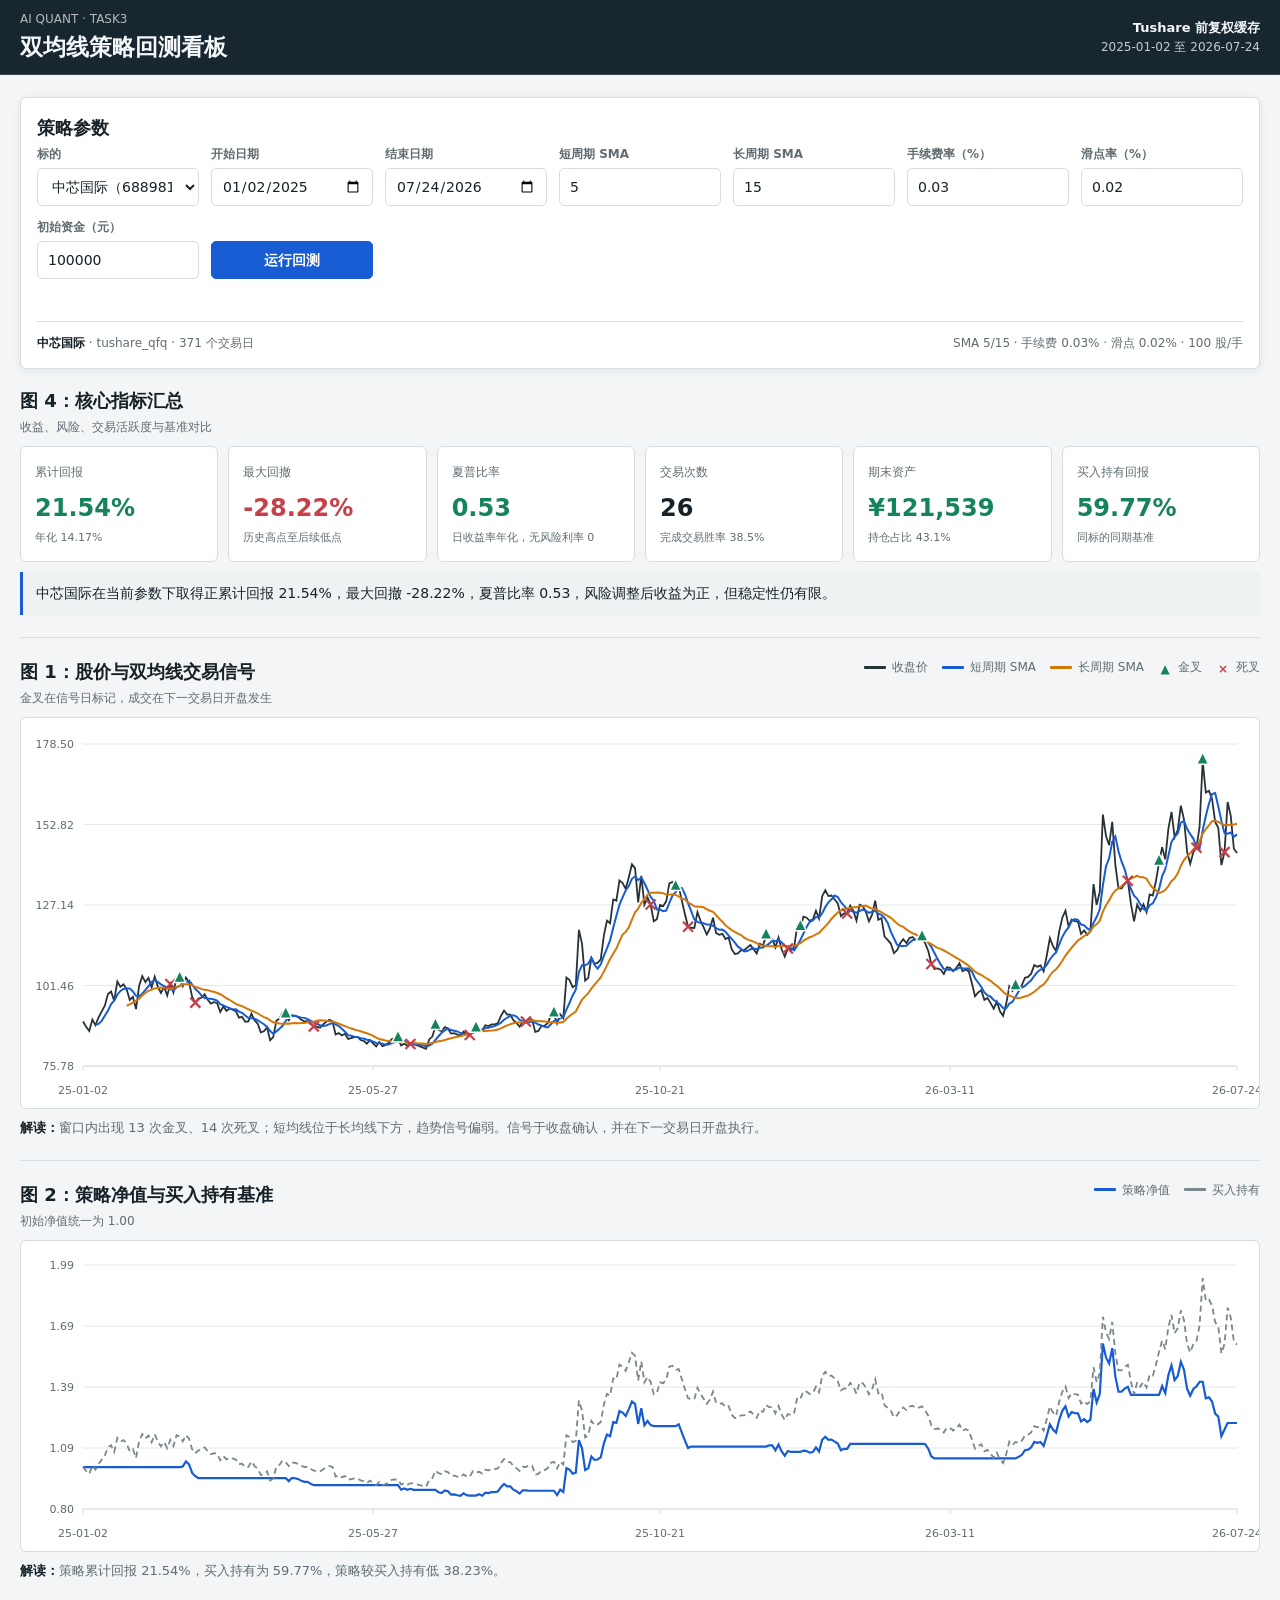
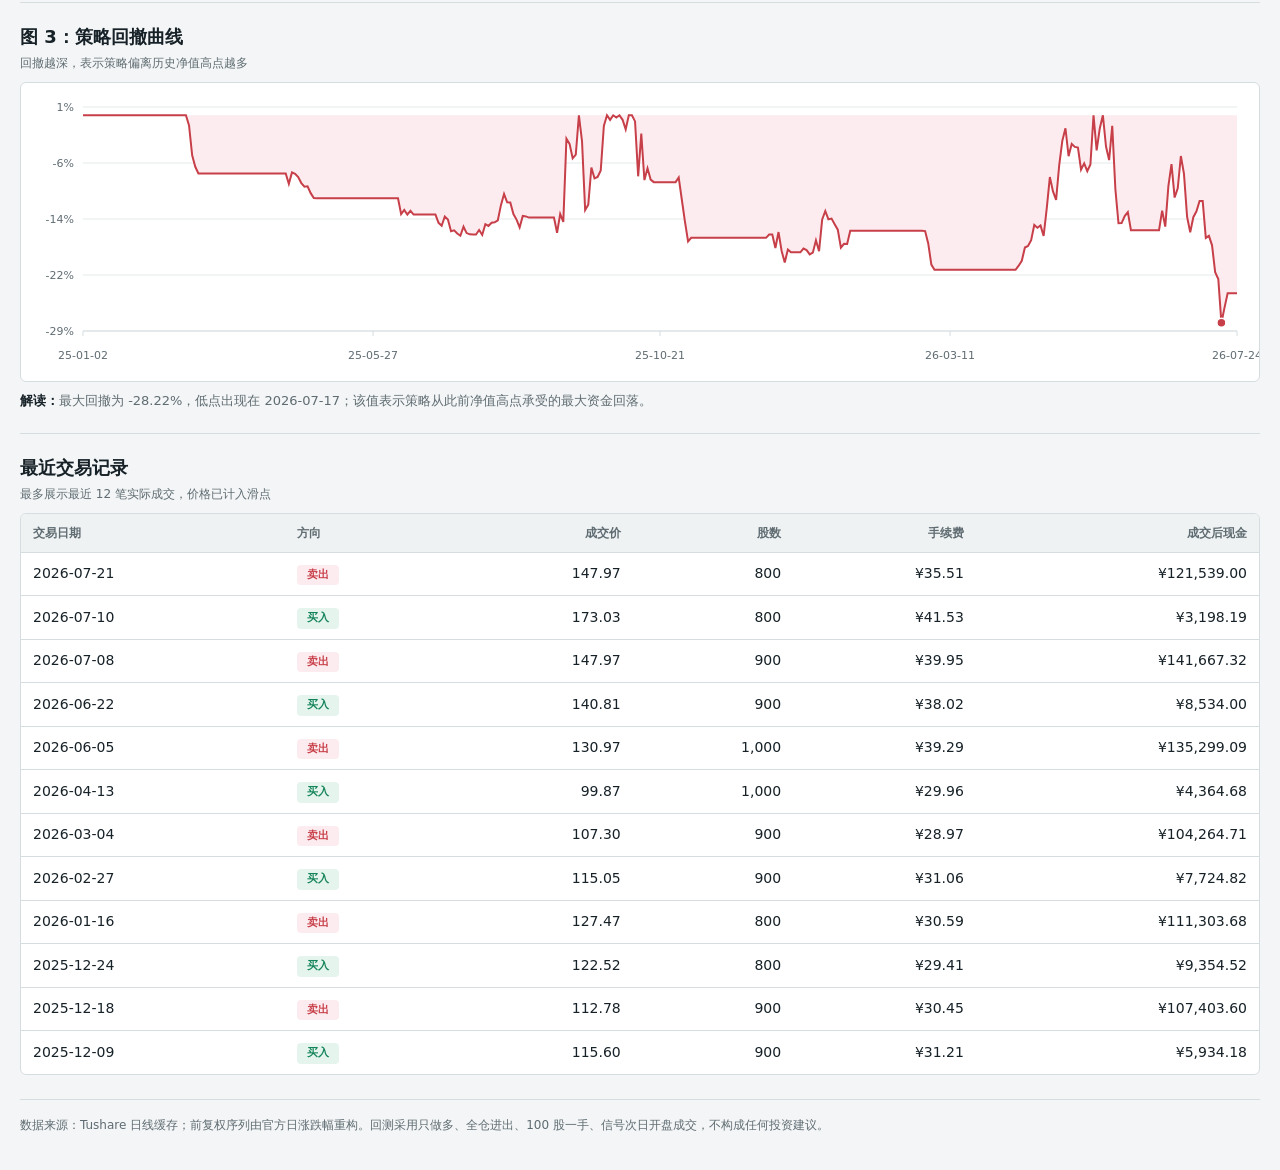
<file: TASK3/index.html>
<!doctype html>
<html lang="zh-CN">
<head>
  <meta charset="utf-8">
  <meta name="viewport" content="width=device-width, initial-scale=1">
  <meta name="description" content="TASK3 双均线策略交互式回测看板，支持 A 股标的、均线周期、交易成本、时间窗口和初始资金调整。">
  <title>TASK3 双均线策略回测看板</title>
  <link rel="stylesheet" href="assets/styles.css">
  <script defer src="assets/dashboard-data.js"></script>
  <script defer src="assets/dashboard.js"></script>
</head>
<body>
  <header class="app-header">
    <div class="header-inner">
      <div class="brand-block">
        <p class="eyebrow">AI QUANT · TASK3</p>
        <h1>双均线策略回测看板</h1>
      </div>
      <div class="data-stamp" id="data-stamp">
        <strong>Tushare 前复权缓存</strong>
        数据加载中
      </div>
    </div>
  </header>

  <main class="content">
    <section class="control-band" aria-labelledby="config-title">
      <h2 id="config-title">策略参数</h2>
      <form id="strategy-form">
        <div class="controls-grid">
          <div class="field">
            <label for="stock-select">标的</label>
            <select id="stock-select" aria-label="选择回测标的"></select>
          </div>
          <div class="field">
            <label for="start-date">开始日期</label>
            <input id="start-date" type="date">
          </div>
          <div class="field">
            <label for="end-date">结束日期</label>
            <input id="end-date" type="date">
          </div>
          <div class="field">
            <label for="short-window">短周期 SMA</label>
            <input id="short-window" type="number" min="2" max="120" step="1">
          </div>
          <div class="field">
            <label for="long-window">长周期 SMA</label>
            <input id="long-window" type="number" min="3" max="250" step="1">
          </div>
          <div class="field">
            <label for="fee-rate">手续费率（%）</label>
            <input id="fee-rate" type="number" min="0" max="5" step="0.01">
          </div>
          <div class="field">
            <label for="slippage-rate">滑点率（%）</label>
            <input id="slippage-rate" type="number" min="0" max="5" step="0.01">
          </div>
          <div class="field">
            <label for="initial-capital">初始资金（元）</label>
            <input id="initial-capital" type="number" min="1000" step="1000">
          </div>
          <button class="run-button" type="submit">运行回测</button>
        </div>
        <p class="validation-message" id="validation-message" role="alert"></p>
      </form>
      <div class="status-line" aria-live="polite">
        <span id="source-status">等待计算</span>
        <span id="parameter-status">信号次日开盘执行 · 只做多</span>
      </div>
    </section>

    <section class="metrics-section" aria-labelledby="metrics-title">
      <div class="figure-heading">
        <div>
          <h2 id="metrics-title">图 4：核心指标汇总</h2>
          <p>收益、风险、交易活跃度与基准对比</p>
        </div>
      </div>
      <div class="metrics-grid">
        <article class="metric-card">
          <span class="metric-label">累计回报</span>
          <strong class="metric-value" id="metric-return">--</strong>
          <span class="metric-context" id="metric-annualized">年化 --</span>
        </article>
        <article class="metric-card">
          <span class="metric-label">最大回撤</span>
          <strong class="metric-value" id="metric-mdd">--</strong>
          <span class="metric-context">历史高点至后续低点</span>
        </article>
        <article class="metric-card">
          <span class="metric-label">夏普比率</span>
          <strong class="metric-value" id="metric-sharpe">--</strong>
          <span class="metric-context">日收益率年化，无风险利率 0</span>
        </article>
        <article class="metric-card">
          <span class="metric-label">交易次数</span>
          <strong class="metric-value" id="metric-trades">--</strong>
          <span class="metric-context" id="metric-win-rate">完成交易胜率 --</span>
        </article>
        <article class="metric-card">
          <span class="metric-label">期末资产</span>
          <strong class="metric-value" id="metric-equity">--</strong>
          <span class="metric-context" id="metric-holding">持仓占比 --</span>
        </article>
        <article class="metric-card">
          <span class="metric-label">买入持有回报</span>
          <strong class="metric-value" id="metric-benchmark">--</strong>
          <span class="metric-context">同标的同期基准</span>
        </article>
      </div>
      <p class="result-summary" id="result-summary">正在计算当前参数下的策略表现。</p>
    </section>

    <section class="figure-section" aria-labelledby="price-title">
      <div class="figure-heading">
        <div>
          <h2 id="price-title">图 1：股价与双均线交易信号</h2>
          <p>金叉在信号日标记，成交在下一交易日开盘发生</p>
        </div>
        <div class="legend" aria-label="图 1 图例">
          <span class="legend-item"><span class="legend-line" style="--legend-color: var(--series-price)"></span>收盘价</span>
          <span class="legend-item"><span class="legend-line" style="--legend-color: var(--series-short)"></span>短周期 SMA</span>
          <span class="legend-item"><span class="legend-line" style="--legend-color: var(--series-long)"></span>长周期 SMA</span>
          <span class="legend-item"><span class="legend-mark" style="--legend-color: var(--positive)">▲</span>金叉</span>
          <span class="legend-item"><span class="legend-mark" style="--legend-color: var(--negative)">×</span>死叉</span>
        </div>
      </div>
      <div class="chart-wrap price-chart" id="price-chart"></div>
      <p class="interpretation" id="price-interpretation"><strong>解读：</strong>等待计算。</p>
    </section>

    <section class="figure-section" aria-labelledby="nav-title">
      <div class="figure-heading">
        <div>
          <h2 id="nav-title">图 2：策略净值与买入持有基准</h2>
          <p>初始净值统一为 1.00</p>
        </div>
        <div class="legend" aria-label="图 2 图例">
          <span class="legend-item"><span class="legend-line" style="--legend-color: var(--series-short)"></span>策略净值</span>
          <span class="legend-item"><span class="legend-line" style="--legend-color: var(--series-benchmark)"></span>买入持有</span>
        </div>
      </div>
      <div class="chart-wrap" id="nav-chart"></div>
      <p class="interpretation" id="nav-interpretation"><strong>解读：</strong>等待计算。</p>
    </section>

    <section class="figure-section" aria-labelledby="drawdown-title">
      <div class="figure-heading">
        <div>
          <h2 id="drawdown-title">图 3：策略回撤曲线</h2>
          <p>回撤越深，表示策略偏离历史净值高点越多</p>
        </div>
      </div>
      <div class="chart-wrap" id="drawdown-chart"></div>
      <p class="interpretation" id="drawdown-interpretation"><strong>解读：</strong>等待计算。</p>
    </section>

    <section class="trades-section" aria-labelledby="trades-title">
      <div class="figure-heading">
        <div>
          <h2 id="trades-title">最近交易记录</h2>
          <p>最多展示最近 12 笔实际成交，价格已计入滑点</p>
        </div>
      </div>
      <div class="table-shell">
        <table>
          <thead>
            <tr>
              <th scope="col">交易日期</th>
              <th scope="col">方向</th>
              <th scope="col">成交价</th>
              <th scope="col">股数</th>
              <th scope="col">手续费</th>
              <th scope="col">成交后现金</th>
            </tr>
          </thead>
          <tbody id="trades-body">
            <tr><td class="empty-row" colspan="6">等待计算</td></tr>
          </tbody>
        </table>
      </div>
    </section>

    <footer class="page-footer">
      数据来源：Tushare 日线缓存；前复权序列由官方日涨跌幅重构。回测采用只做多、全仓进出、100 股一手、信号次日开盘成交，不构成任何投资建议。
    </footer>
  </main>

  <noscript>此看板需要启用 JavaScript 才能运行交互式回测。</noscript>
</body>
</html>
</file>
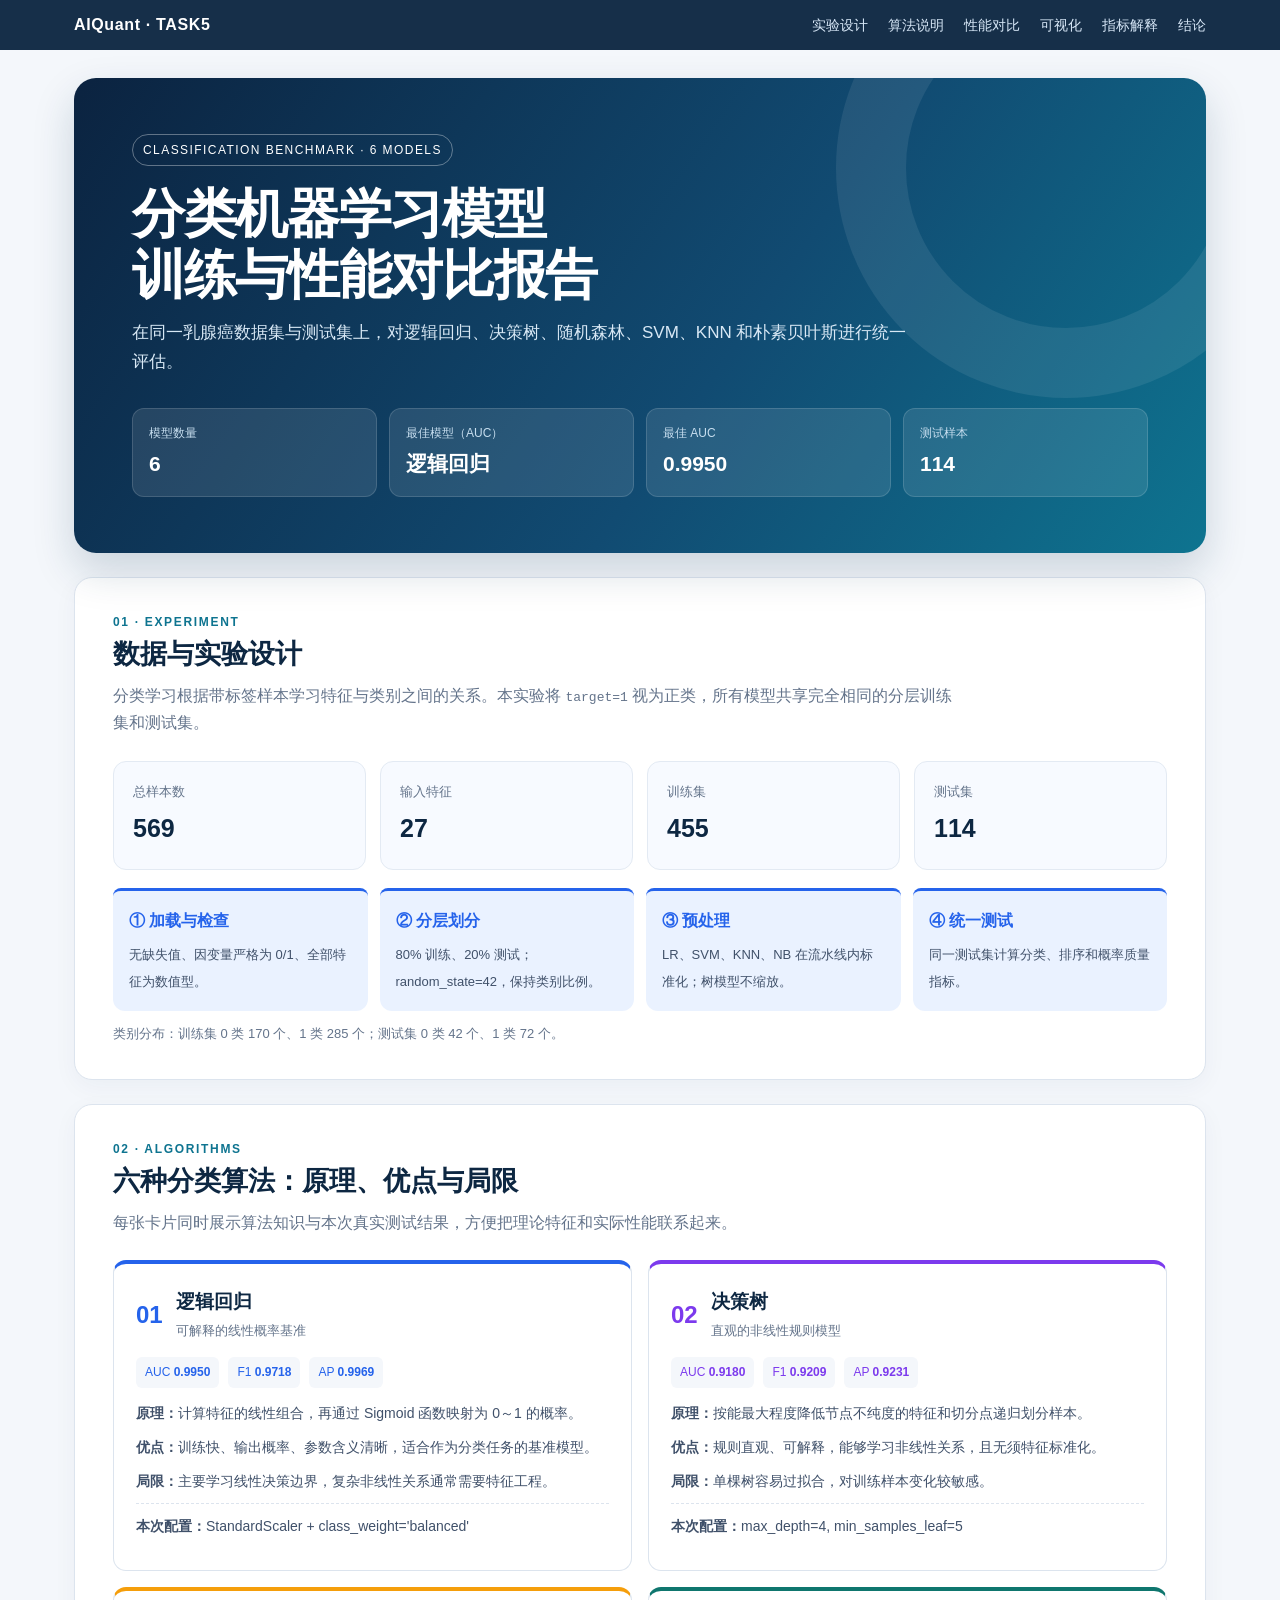
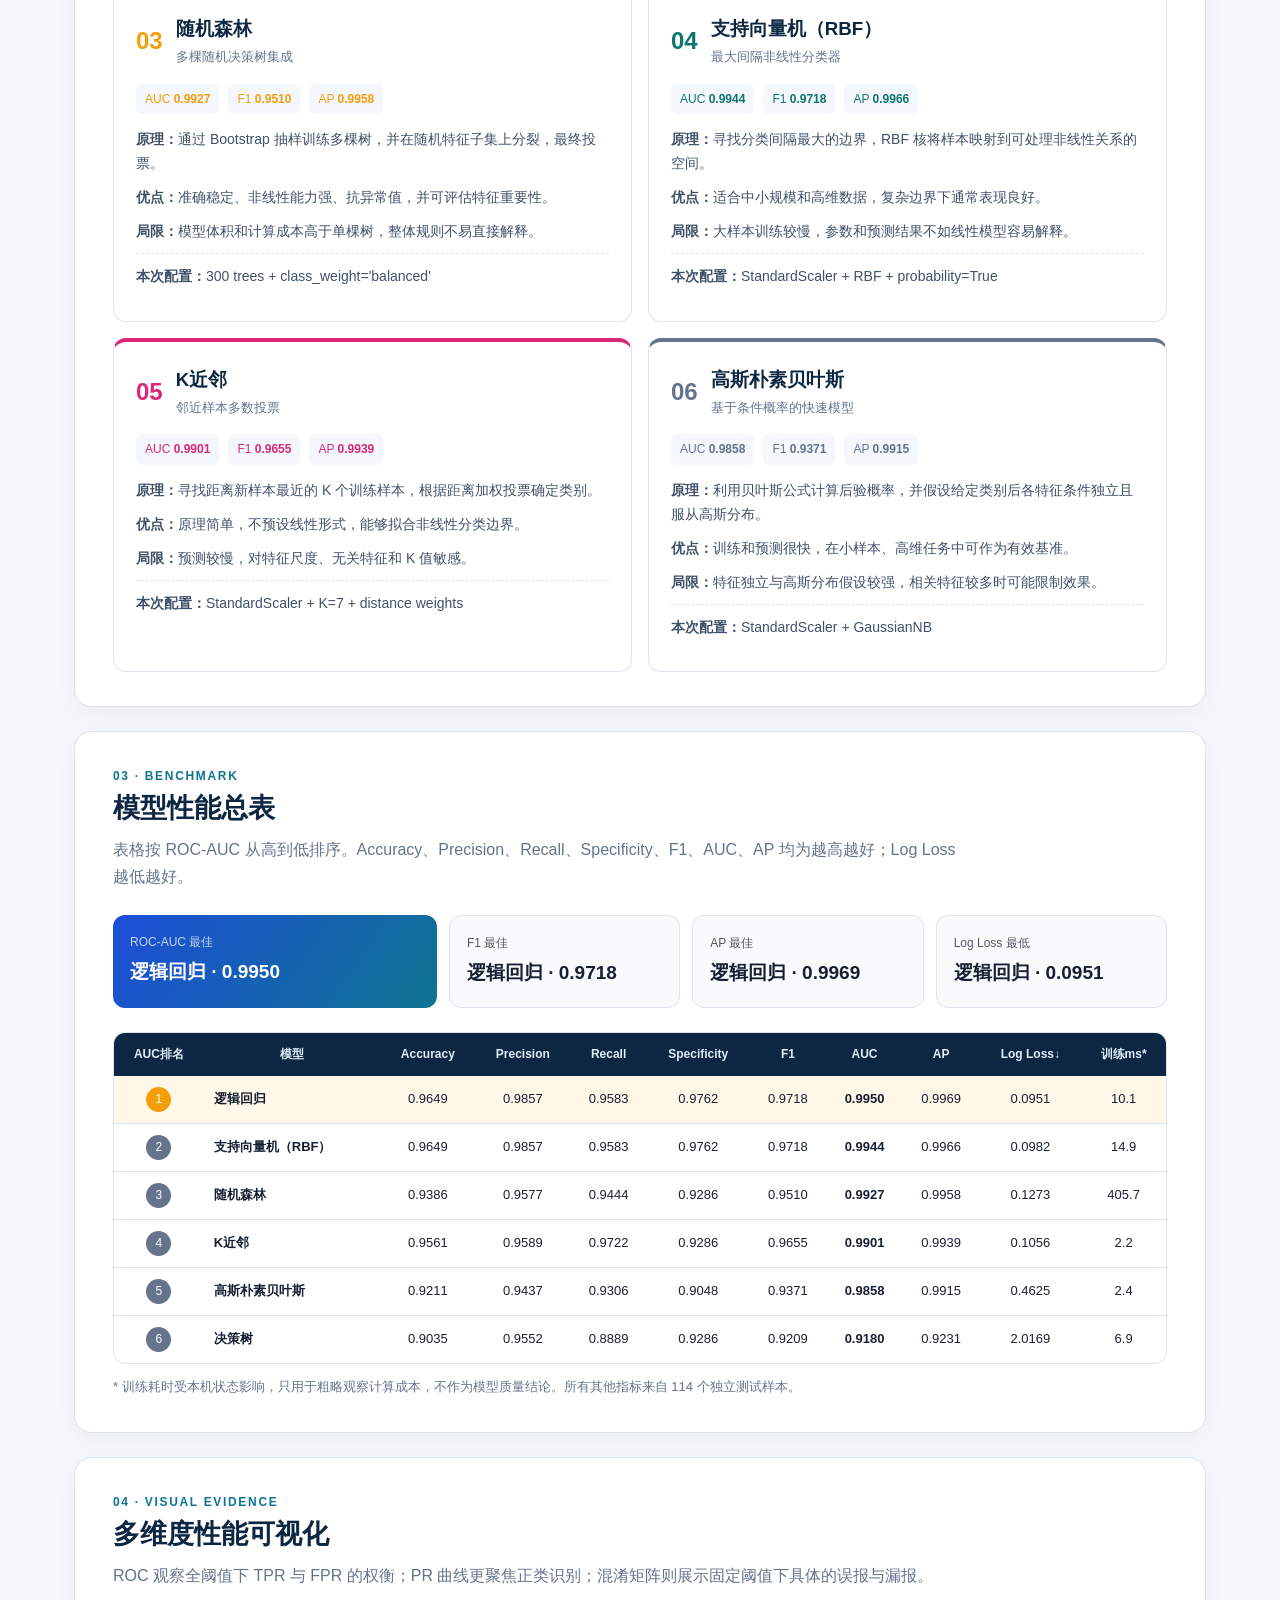
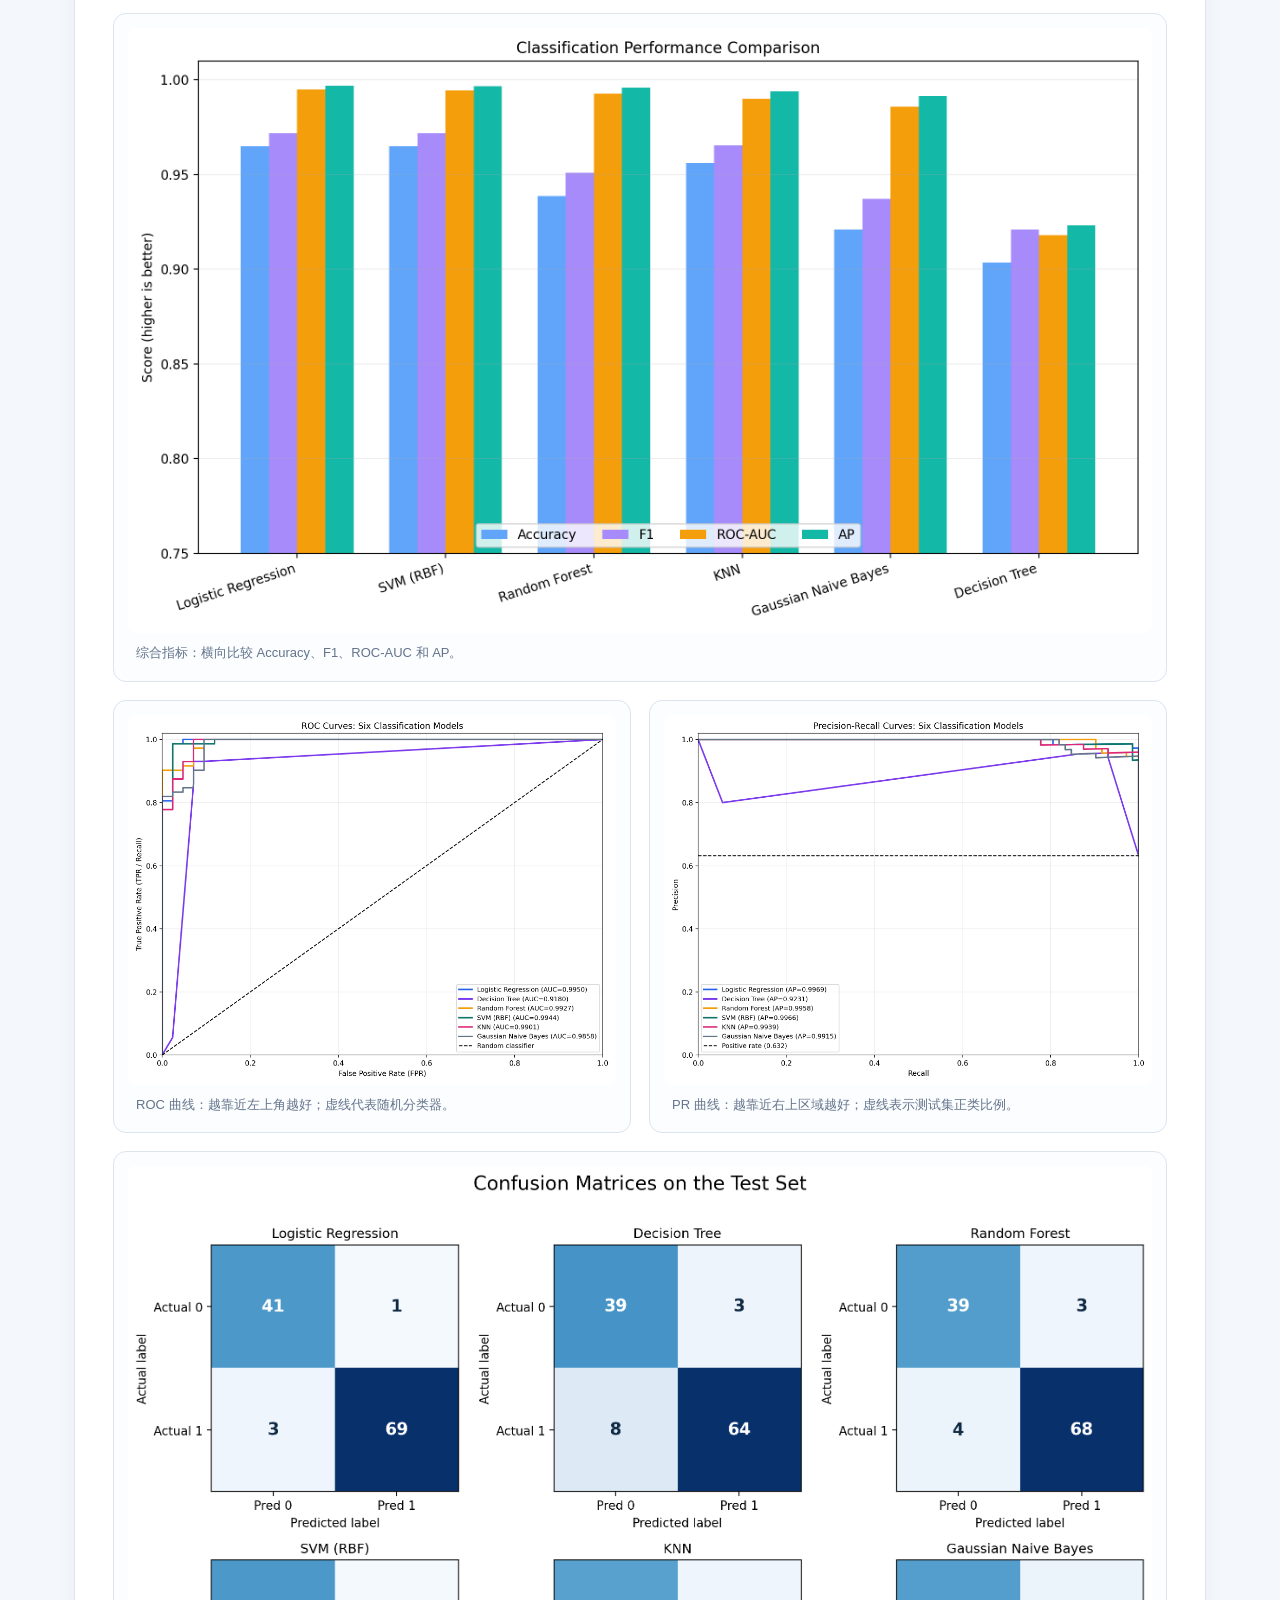
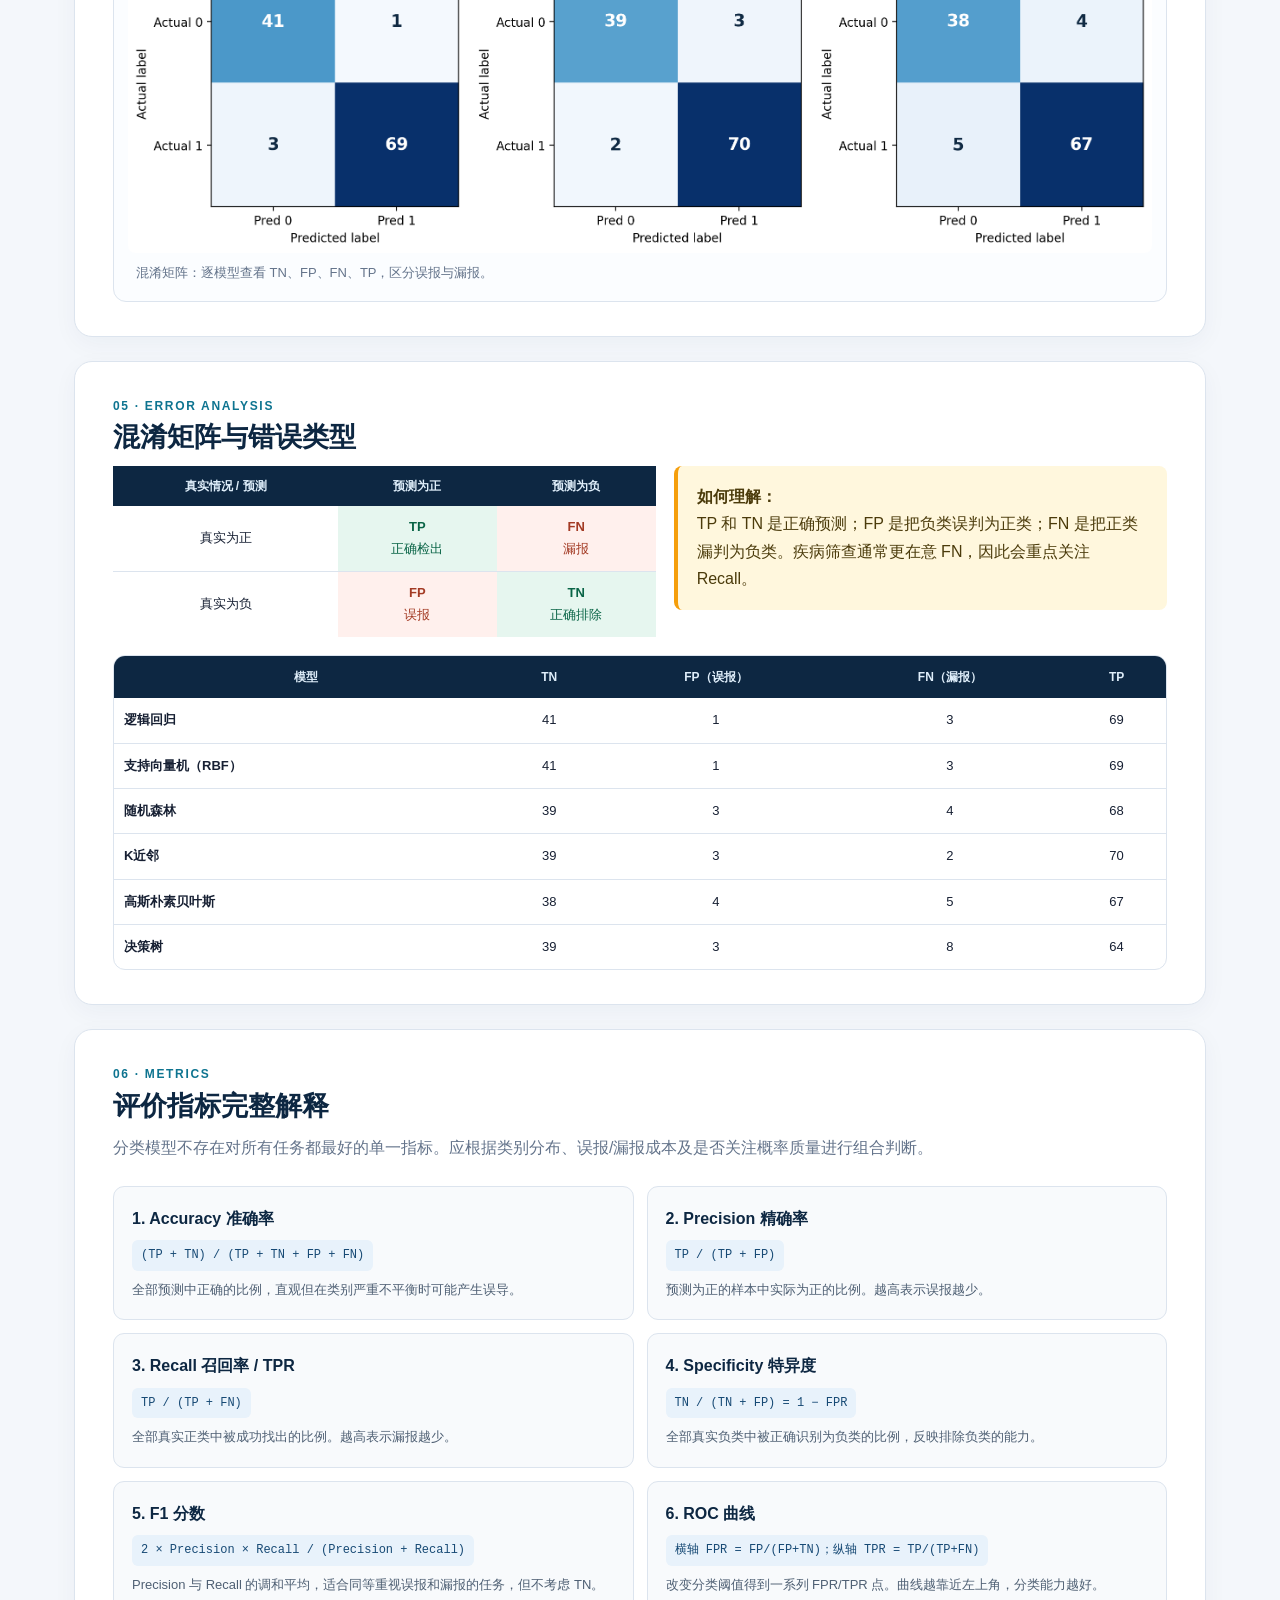
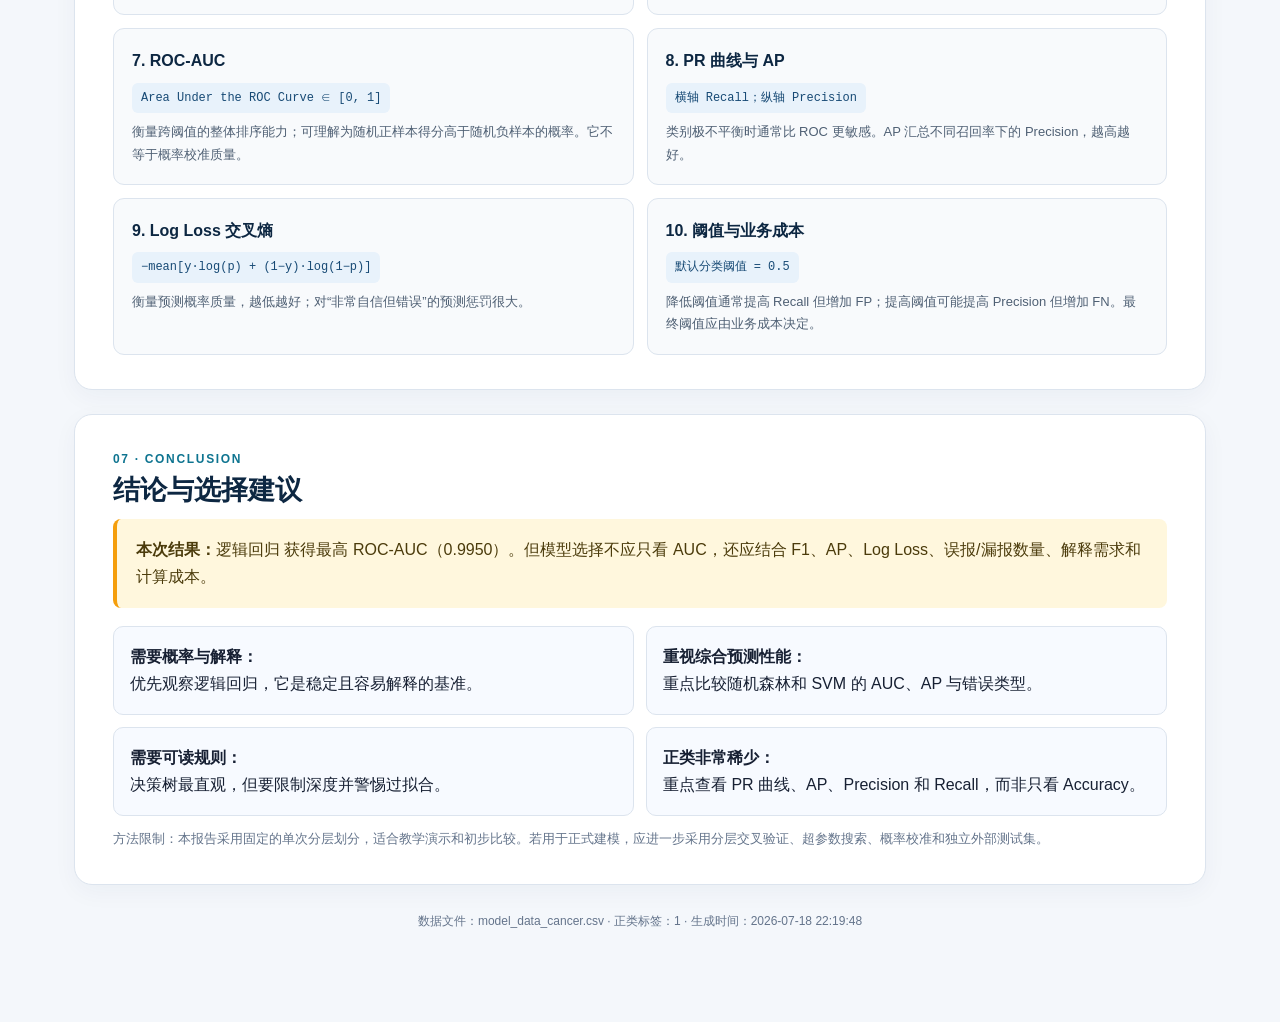
<file: TASK5/index.html>
<!DOCTYPE html>
<html lang="zh-CN">
<head>
  <meta charset="UTF-8">
  <meta name="viewport" content="width=device-width, initial-scale=1.0">
  <title>TASK5｜分类机器学习模型对比报告</title>
  <style>
    :root {
      --ink:#172033; --muted:#64748b; --line:#dce4ee; --paper:#ffffff;
      --canvas:#f4f7fb; --navy:#0d2742; --blue:#2563eb; --cyan:#0e7490;
      --amber:#f59e0b; --green:#0f766e; --soft-blue:#eaf2ff;
    }
    * { box-sizing:border-box; }
    html { scroll-behavior:smooth; }
    body { margin:0; color:var(--ink); background:var(--canvas); font-family:"Microsoft YaHei","PingFang SC",Arial,sans-serif; line-height:1.72; }
    .topbar { position:sticky; top:0; z-index:10; background:rgba(13,39,66,.96); backdrop-filter:blur(10px); }
    .topbar-inner { max-width:1180px; margin:auto; padding:11px 24px; display:flex; align-items:center; justify-content:space-between; gap:22px; }
    .brand { color:white; font-weight:800; letter-spacing:.04em; white-space:nowrap; }
    nav { display:flex; gap:20px; overflow:auto; }
    nav a { color:#d7e7f7; text-decoration:none; font-size:14px; white-space:nowrap; }
    nav a:hover { color:white; }
    main { max-width:1180px; margin:auto; padding:28px 24px 64px; }
    .hero { color:white; overflow:hidden; position:relative; padding:56px 58px; border-radius:22px; background:linear-gradient(125deg,#0b2340 0%,#114b72 58%,#0e7490 100%); box-shadow:0 18px 42px rgba(18,53,82,.18); }
    .hero::after { content:""; position:absolute; width:320px; height:320px; right:-90px; top:-140px; border:70px solid rgba(255,255,255,.08); border-radius:50%; }
    .eyebrow { display:inline-block; padding:5px 10px; border:1px solid rgba(255,255,255,.35); border-radius:99px; font-size:12px; letter-spacing:.12em; text-transform:uppercase; }
    h1 { max-width:820px; margin:18px 0 12px; font-size:clamp(32px,5vw,53px); line-height:1.15; letter-spacing:-.025em; }
    .hero>p { max-width:790px; margin:0; color:#d8e8f5; font-size:17px; }
    .hero-stats { display:grid; grid-template-columns:repeat(4,1fr); gap:12px; margin-top:32px; }
    .hero-stat { padding:14px 16px; background:rgba(255,255,255,.1); border:1px solid rgba(255,255,255,.14); border-radius:12px; }
    .hero-stat span { display:block; color:#c7deef; font-size:12px; }
    .hero-stat strong { display:block; margin-top:2px; font-size:21px; }
    section { margin-top:24px; padding:34px 38px; background:var(--paper); border:1px solid var(--line); border-radius:18px; box-shadow:0 7px 24px rgba(32,56,85,.045); }
    .section-kicker { margin:0 0 4px; color:var(--cyan); font-size:12px; font-weight:800; letter-spacing:.14em; text-transform:uppercase; }
    h2 { margin:0 0 10px; color:var(--navy); font-size:27px; line-height:1.3; }
    h3 { margin:0; color:var(--navy); }
    .section-intro { max-width:850px; margin:0 0 24px; color:var(--muted); }
    .dataset-grid { display:grid; grid-template-columns:repeat(4,1fr); gap:14px; }
    .data-card { padding:19px; background:#f7faff; border:1px solid #e3eaf3; border-radius:13px; }
    .data-card span { display:block; color:var(--muted); font-size:13px; }
    .data-card strong { display:block; margin-top:4px; color:var(--navy); font-size:25px; }
    .method-flow { display:grid; grid-template-columns:repeat(4,1fr); gap:12px; margin-top:18px; }
    .method-step { padding:16px; border-top:3px solid var(--blue); background:var(--soft-blue); border-radius:8px 8px 12px 12px; }
    .method-step b { display:block; margin-bottom:5px; color:var(--blue); }
    .method-step span { color:#40516a; font-size:13px; }
    .algorithm-grid { display:grid; grid-template-columns:repeat(2,1fr); gap:16px; }
    .algorithm-card { padding:22px; border:1px solid var(--line); border-top:4px solid var(--model-color); border-radius:13px; background:#fff; }
    .algorithm-top { display:flex; align-items:center; gap:13px; }
    .algorithm-number { color:var(--model-color); font-size:24px; font-weight:900; }
    .algorithm-top p { margin:1px 0 0; color:var(--muted); font-size:13px; }
    .algorithm-card>p { margin:10px 0; font-size:14px; color:#40516a; }
    .score-strip { display:flex; gap:9px; margin:15px 0 13px; flex-wrap:wrap; }
    .score-strip span { padding:5px 9px; color:var(--model-color); background:#f4f7fb; border-radius:6px; font-size:12px; }
    .setup { padding-top:10px; border-top:1px dashed var(--line); }
    .result-banner { display:grid; grid-template-columns:1.4fr repeat(3,1fr); gap:12px; margin:18px 0 24px; }
    .result-card { padding:17px; border:1px solid var(--line); border-radius:12px; background:#f8fafc; }
    .result-card.primary { color:white; background:linear-gradient(125deg,#1d4ed8,#0e7490); border:0; }
    .result-card span { display:block; font-size:12px; opacity:.75; }
    .result-card strong { display:block; margin-top:4px; font-size:19px; }
    .table-wrap { overflow-x:auto; border:1px solid var(--line); border-radius:12px; }
    table { width:100%; min-width:930px; border-collapse:collapse; text-align:center; font-variant-numeric:tabular-nums; }
    th { padding:11px 10px; color:#dfeefa; background:var(--navy); font-size:12px; white-space:nowrap; }
    td { padding:11px 10px; border-bottom:1px solid var(--line); font-size:13px; }
    tbody tr:last-child td { border-bottom:0; }
    tbody tr:hover td { background:#f5f9ff; }
    .best-row td { background:#fff8e8; }
    .model-name { font-weight:700; text-align:left; white-space:nowrap; }
    .rank { display:inline-grid; place-items:center; width:25px; height:25px; color:white; background:#64748b; border-radius:50%; font-size:12px; }
    .best-row .rank { background:var(--amber); }
    .note { margin:12px 0 0; color:var(--muted); font-size:13px; }
    .visual-grid { display:grid; grid-template-columns:1fr 1fr; gap:18px; }
    .figure-card { margin:0; padding:14px; border:1px solid var(--line); border-radius:13px; background:#fbfdff; }
    .figure-card.wide { grid-column:1/-1; }
    .figure-card img { display:block; width:100%; height:auto; border-radius:7px; }
    figcaption { padding:9px 8px 2px; color:var(--muted); font-size:13px; }
    .metric-grid { display:grid; grid-template-columns:repeat(2,1fr); gap:13px; }
    .metric-card { padding:18px; background:#f8fafc; border:1px solid var(--line); border-radius:11px; }
    .metric-card h3 { font-size:16px; }
    .formula { display:block; width:max-content; max-width:100%; margin:8px 0; padding:5px 9px; color:#174a75; background:#e8f2fb; border-radius:6px; font-family:Consolas,monospace; font-size:12px; }
    .metric-card p { margin:6px 0 0; color:#4f6074; font-size:13px; }
    .matrix-demo { display:grid; grid-template-columns:1.1fr 1fr; gap:18px; align-items:start; margin-bottom:18px; }
    .matrix-table { min-width:0; }
    .matrix-table th,.matrix-table td { padding:10px; }
    .matrix-table .tp,.matrix-table .tn { background:#e6f6ef; color:#096446; }
    .matrix-table .fp,.matrix-table .fn { background:#fff0ed; color:#a33a24; }
    .callout { padding:17px 19px; color:#4b3b0b; background:#fff7dd; border-left:4px solid var(--amber); border-radius:8px; }
    .conclusion-list { display:grid; grid-template-columns:repeat(2,1fr); gap:12px; margin:18px 0 0; padding:0; list-style:none; }
    .conclusion-list li { padding:16px; background:#f7faff; border:1px solid var(--line); border-radius:10px; }
    footer { padding:26px; color:var(--muted); text-align:center; font-size:12px; }
    @media (max-width:900px) {
      .hero-stats,.dataset-grid,.method-flow { grid-template-columns:repeat(2,1fr); }
      .result-banner { grid-template-columns:repeat(2,1fr); }
      .visual-grid,.matrix-demo { grid-template-columns:1fr; }
    }
    @media (max-width:650px) {
      .topbar-inner { align-items:flex-start; flex-direction:column; gap:6px; }
      main { padding:16px 12px 44px; }
      .hero { padding:34px 24px; }
      section { padding:26px 19px; }
      .algorithm-grid,.metric-grid,.conclusion-list { grid-template-columns:1fr; }
      .hero-stats,.dataset-grid,.method-flow,.result-banner { grid-template-columns:1fr 1fr; }
    }
    @media print { .topbar { display:none; } body { background:white; } section,.hero { break-inside:avoid; box-shadow:none; } }
  </style>
</head>
<body>
  <div class="topbar"><div class="topbar-inner"><div class="brand">AIQuant · TASK5</div>
    <nav><a href="#data">实验设计</a><a href="#models">算法说明</a><a href="#results">性能对比</a><a href="#curves">可视化</a><a href="#metrics">指标解释</a><a href="#conclusion">结论</a></nav>
  </div></div>
  <main>
    <header class="hero">
      <span class="eyebrow">Classification Benchmark · 6 Models</span>
      <h1>分类机器学习模型<br>训练与性能对比报告</h1>
      <p>在同一乳腺癌数据集与测试集上，对逻辑回归、决策树、随机森林、SVM、KNN 和朴素贝叶斯进行统一评估。</p>
      <div class="hero-stats">
        <div class="hero-stat"><span>模型数量</span><strong>6</strong></div>
        <div class="hero-stat"><span>最佳模型（AUC）</span><strong>逻辑回归</strong></div>
        <div class="hero-stat"><span>最佳 AUC</span><strong>0.9950</strong></div>
        <div class="hero-stat"><span>测试样本</span><strong>114</strong></div>
      </div>
    </header>

    <section id="data">
      <p class="section-kicker">01 · Experiment</p><h2>数据与实验设计</h2>
      <p class="section-intro">分类学习根据带标签样本学习特征与类别之间的关系。本实验将 <code>target=1</code> 视为正类，所有模型共享完全相同的分层训练集和测试集。</p>
      <div class="dataset-grid">
        <div class="data-card"><span>总样本数</span><strong>569</strong></div>
        <div class="data-card"><span>输入特征</span><strong>27</strong></div>
        <div class="data-card"><span>训练集</span><strong>455</strong></div>
        <div class="data-card"><span>测试集</span><strong>114</strong></div>
      </div>
      <div class="method-flow">
        <div class="method-step"><b>① 加载与检查</b><span>无缺失值、因变量严格为 0/1、全部特征为数值型。</span></div>
        <div class="method-step"><b>② 分层划分</b><span>80% 训练、20% 测试；random_state=42，保持类别比例。</span></div>
        <div class="method-step"><b>③ 预处理</b><span>LR、SVM、KNN、NB 在流水线内标准化；树模型不缩放。</span></div>
        <div class="method-step"><b>④ 统一测试</b><span>同一测试集计算分类、排序和概率质量指标。</span></div>
      </div>
      <p class="note">类别分布：训练集 0 类 170 个、1 类 285 个；测试集 0 类 42 个、1 类 72 个。</p>
    </section>

    <section id="models">
      <p class="section-kicker">02 · Algorithms</p><h2>六种分类算法：原理、优点与局限</h2>
      <p class="section-intro">每张卡片同时展示算法知识与本次真实测试结果，方便把理论特征和实际性能联系起来。</p>
      <div class="algorithm-grid"><article class="algorithm-card" style="--model-color:#2563eb">
              <div class="algorithm-top"><span class="algorithm-number">01</span>
                <div><h3>逻辑回归</h3><p>可解释的线性概率基准</p></div></div>
              <div class="score-strip"><span>AUC <strong>0.9950</strong></span>
                <span>F1 <strong>0.9718</strong></span>
                <span>AP <strong>0.9969</strong></span></div>
              <p><b>原理：</b>计算特征的线性组合，再通过 Sigmoid 函数映射为 0～1 的概率。</p>
              <p><b>优点：</b>训练快、输出概率、参数含义清晰，适合作为分类任务的基准模型。</p>
              <p><b>局限：</b>主要学习线性决策边界，复杂非线性关系通常需要特征工程。</p>
              <p class="setup"><b>本次配置：</b>StandardScaler + class_weight='balanced'</p>
            </article>
<article class="algorithm-card" style="--model-color:#7c3aed">
              <div class="algorithm-top"><span class="algorithm-number">02</span>
                <div><h3>决策树</h3><p>直观的非线性规则模型</p></div></div>
              <div class="score-strip"><span>AUC <strong>0.9180</strong></span>
                <span>F1 <strong>0.9209</strong></span>
                <span>AP <strong>0.9231</strong></span></div>
              <p><b>原理：</b>按能最大程度降低节点不纯度的特征和切分点递归划分样本。</p>
              <p><b>优点：</b>规则直观、可解释，能够学习非线性关系，且无须特征标准化。</p>
              <p><b>局限：</b>单棵树容易过拟合，对训练样本变化较敏感。</p>
              <p class="setup"><b>本次配置：</b>max_depth=4, min_samples_leaf=5</p>
            </article>
<article class="algorithm-card" style="--model-color:#f59e0b">
              <div class="algorithm-top"><span class="algorithm-number">03</span>
                <div><h3>随机森林</h3><p>多棵随机决策树集成</p></div></div>
              <div class="score-strip"><span>AUC <strong>0.9927</strong></span>
                <span>F1 <strong>0.9510</strong></span>
                <span>AP <strong>0.9958</strong></span></div>
              <p><b>原理：</b>通过 Bootstrap 抽样训练多棵树，并在随机特征子集上分裂，最终投票。</p>
              <p><b>优点：</b>准确稳定、非线性能力强、抗异常值，并可评估特征重要性。</p>
              <p><b>局限：</b>模型体积和计算成本高于单棵树，整体规则不易直接解释。</p>
              <p class="setup"><b>本次配置：</b>300 trees + class_weight='balanced'</p>
            </article>
<article class="algorithm-card" style="--model-color:#0f766e">
              <div class="algorithm-top"><span class="algorithm-number">04</span>
                <div><h3>支持向量机（RBF）</h3><p>最大间隔非线性分类器</p></div></div>
              <div class="score-strip"><span>AUC <strong>0.9944</strong></span>
                <span>F1 <strong>0.9718</strong></span>
                <span>AP <strong>0.9966</strong></span></div>
              <p><b>原理：</b>寻找分类间隔最大的边界，RBF 核将样本映射到可处理非线性关系的空间。</p>
              <p><b>优点：</b>适合中小规模和高维数据，复杂边界下通常表现良好。</p>
              <p><b>局限：</b>大样本训练较慢，参数和预测结果不如线性模型容易解释。</p>
              <p class="setup"><b>本次配置：</b>StandardScaler + RBF + probability=True</p>
            </article>
<article class="algorithm-card" style="--model-color:#db2777">
              <div class="algorithm-top"><span class="algorithm-number">05</span>
                <div><h3>K近邻</h3><p>邻近样本多数投票</p></div></div>
              <div class="score-strip"><span>AUC <strong>0.9901</strong></span>
                <span>F1 <strong>0.9655</strong></span>
                <span>AP <strong>0.9939</strong></span></div>
              <p><b>原理：</b>寻找距离新样本最近的 K 个训练样本，根据距离加权投票确定类别。</p>
              <p><b>优点：</b>原理简单，不预设线性形式，能够拟合非线性分类边界。</p>
              <p><b>局限：</b>预测较慢，对特征尺度、无关特征和 K 值敏感。</p>
              <p class="setup"><b>本次配置：</b>StandardScaler + K=7 + distance weights</p>
            </article>
<article class="algorithm-card" style="--model-color:#64748b">
              <div class="algorithm-top"><span class="algorithm-number">06</span>
                <div><h3>高斯朴素贝叶斯</h3><p>基于条件概率的快速模型</p></div></div>
              <div class="score-strip"><span>AUC <strong>0.9858</strong></span>
                <span>F1 <strong>0.9371</strong></span>
                <span>AP <strong>0.9915</strong></span></div>
              <p><b>原理：</b>利用贝叶斯公式计算后验概率，并假设给定类别后各特征条件独立且服从高斯分布。</p>
              <p><b>优点：</b>训练和预测很快，在小样本、高维任务中可作为有效基准。</p>
              <p><b>局限：</b>特征独立与高斯分布假设较强，相关特征较多时可能限制效果。</p>
              <p class="setup"><b>本次配置：</b>StandardScaler + GaussianNB</p>
            </article></div>
    </section>

    <section id="results">
      <p class="section-kicker">03 · Benchmark</p><h2>模型性能总表</h2>
      <p class="section-intro">表格按 ROC-AUC 从高到低排序。Accuracy、Precision、Recall、Specificity、F1、AUC、AP 均为越高越好；Log Loss 越低越好。</p>
      <div class="result-banner">
        <div class="result-card primary"><span>ROC-AUC 最佳</span><strong>逻辑回归 · 0.9950</strong></div>
        <div class="result-card"><span>F1 最佳</span><strong>逻辑回归 · 0.9718</strong></div>
        <div class="result-card"><span>AP 最佳</span><strong>逻辑回归 · 0.9969</strong></div>
        <div class="result-card"><span>Log Loss 最低</span><strong>逻辑回归 · 0.0951</strong></div>
      </div>
      <div class="table-wrap"><table>
        <thead><tr><th>AUC排名</th><th>模型</th><th>Accuracy</th><th>Precision</th><th>Recall</th><th>Specificity</th><th>F1</th><th>AUC</th><th>AP</th><th>Log Loss↓</th><th>训练ms*</th></tr></thead>
        <tbody><tr class="best-row">
              <td><span class="rank">1</span></td>
              <td class="model-name">逻辑回归</td>
              <td>0.9649</td><td>0.9857</td>
              <td>0.9583</td><td>0.9762</td>
              <td>0.9718</td><td><strong>0.9950</strong></td>
              <td>0.9969</td><td>0.0951</td>
              <td>10.1</td>
            </tr>
<tr>
              <td><span class="rank">2</span></td>
              <td class="model-name">支持向量机（RBF）</td>
              <td>0.9649</td><td>0.9857</td>
              <td>0.9583</td><td>0.9762</td>
              <td>0.9718</td><td><strong>0.9944</strong></td>
              <td>0.9966</td><td>0.0982</td>
              <td>14.9</td>
            </tr>
<tr>
              <td><span class="rank">3</span></td>
              <td class="model-name">随机森林</td>
              <td>0.9386</td><td>0.9577</td>
              <td>0.9444</td><td>0.9286</td>
              <td>0.9510</td><td><strong>0.9927</strong></td>
              <td>0.9958</td><td>0.1273</td>
              <td>405.7</td>
            </tr>
<tr>
              <td><span class="rank">4</span></td>
              <td class="model-name">K近邻</td>
              <td>0.9561</td><td>0.9589</td>
              <td>0.9722</td><td>0.9286</td>
              <td>0.9655</td><td><strong>0.9901</strong></td>
              <td>0.9939</td><td>0.1056</td>
              <td>2.2</td>
            </tr>
<tr>
              <td><span class="rank">5</span></td>
              <td class="model-name">高斯朴素贝叶斯</td>
              <td>0.9211</td><td>0.9437</td>
              <td>0.9306</td><td>0.9048</td>
              <td>0.9371</td><td><strong>0.9858</strong></td>
              <td>0.9915</td><td>0.4625</td>
              <td>2.4</td>
            </tr>
<tr>
              <td><span class="rank">6</span></td>
              <td class="model-name">决策树</td>
              <td>0.9035</td><td>0.9552</td>
              <td>0.8889</td><td>0.9286</td>
              <td>0.9209</td><td><strong>0.9180</strong></td>
              <td>0.9231</td><td>2.0169</td>
              <td>6.9</td>
            </tr></tbody>
      </table></div>
      <p class="note">* 训练耗时受本机状态影响，只用于粗略观察计算成本，不作为模型质量结论。所有其他指标来自 114 个独立测试样本。</p>
    </section>

    <section id="curves">
      <p class="section-kicker">04 · Visual Evidence</p><h2>多维度性能可视化</h2>
      <p class="section-intro">ROC 观察全阈值下 TPR 与 FPR 的权衡；PR 曲线更聚焦正类识别；混淆矩阵则展示固定阈值下具体的误报与漏报。</p>
      <div class="visual-grid">
        <figure class="figure-card wide"><img src="model_metrics_comparison.png" alt="六种模型综合指标柱状图"><figcaption>综合指标：横向比较 Accuracy、F1、ROC-AUC 和 AP。</figcaption></figure>
        <figure class="figure-card"><img src="roc_curve.png" alt="六种模型 ROC 曲线"><figcaption>ROC 曲线：越靠近左上角越好；虚线代表随机分类器。</figcaption></figure>
        <figure class="figure-card"><img src="pr_curve.png" alt="六种模型 PR 曲线"><figcaption>PR 曲线：越靠近右上区域越好；虚线表示测试集正类比例。</figcaption></figure>
        <figure class="figure-card wide"><img src="confusion_matrices.png" alt="六种模型混淆矩阵"><figcaption>混淆矩阵：逐模型查看 TN、FP、FN、TP，区分误报与漏报。</figcaption></figure>
      </div>
    </section>

    <section id="confusion">
      <p class="section-kicker">05 · Error Analysis</p><h2>混淆矩阵与错误类型</h2>
      <div class="matrix-demo">
        <table class="matrix-table"><thead><tr><th>真实情况 / 预测</th><th>预测为正</th><th>预测为负</th></tr></thead>
          <tbody><tr><td>真实为正</td><td class="tp"><b>TP</b><br>正确检出</td><td class="fn"><b>FN</b><br>漏报</td></tr>
          <tr><td>真实为负</td><td class="fp"><b>FP</b><br>误报</td><td class="tn"><b>TN</b><br>正确排除</td></tr></tbody></table>
        <div class="callout"><b>如何理解：</b><br>TP 和 TN 是正确预测；FP 是把负类误判为正类；FN 是把正类漏判为负类。疾病筛查通常更在意 FN，因此会重点关注 Recall。</div>
      </div>
      <div class="table-wrap"><table><thead><tr><th>模型</th><th>TN</th><th>FP（误报）</th><th>FN（漏报）</th><th>TP</th></tr></thead><tbody><tr>
          <td class="model-name">逻辑回归</td>
          <td>41</td><td>1</td>
          <td>3</td><td>69</td>
        </tr>
<tr>
          <td class="model-name">支持向量机（RBF）</td>
          <td>41</td><td>1</td>
          <td>3</td><td>69</td>
        </tr>
<tr>
          <td class="model-name">随机森林</td>
          <td>39</td><td>3</td>
          <td>4</td><td>68</td>
        </tr>
<tr>
          <td class="model-name">K近邻</td>
          <td>39</td><td>3</td>
          <td>2</td><td>70</td>
        </tr>
<tr>
          <td class="model-name">高斯朴素贝叶斯</td>
          <td>38</td><td>4</td>
          <td>5</td><td>67</td>
        </tr>
<tr>
          <td class="model-name">决策树</td>
          <td>39</td><td>3</td>
          <td>8</td><td>64</td>
        </tr></tbody></table></div>
    </section>

    <section id="metrics">
      <p class="section-kicker">06 · Metrics</p><h2>评价指标完整解释</h2>
      <p class="section-intro">分类模型不存在对所有任务都最好的单一指标。应根据类别分布、误报/漏报成本及是否关注概率质量进行组合判断。</p>
      <div class="metric-grid">
        <article class="metric-card"><h3>1. Accuracy 准确率</h3><span class="formula">(TP + TN) / (TP + TN + FP + FN)</span><p>全部预测中正确的比例，直观但在类别严重不平衡时可能产生误导。</p></article>
        <article class="metric-card"><h3>2. Precision 精确率</h3><span class="formula">TP / (TP + FP)</span><p>预测为正的样本中实际为正的比例。越高表示误报越少。</p></article>
        <article class="metric-card"><h3>3. Recall 召回率 / TPR</h3><span class="formula">TP / (TP + FN)</span><p>全部真实正类中被成功找出的比例。越高表示漏报越少。</p></article>
        <article class="metric-card"><h3>4. Specificity 特异度</h3><span class="formula">TN / (TN + FP) = 1 − FPR</span><p>全部真实负类中被正确识别为负类的比例，反映排除负类的能力。</p></article>
        <article class="metric-card"><h3>5. F1 分数</h3><span class="formula">2 × Precision × Recall / (Precision + Recall)</span><p>Precision 与 Recall 的调和平均，适合同等重视误报和漏报的任务，但不考虑 TN。</p></article>
        <article class="metric-card"><h3>6. ROC 曲线</h3><span class="formula">横轴 FPR = FP/(FP+TN)；纵轴 TPR = TP/(TP+FN)</span><p>改变分类阈值得到一系列 FPR/TPR 点。曲线越靠近左上角，分类能力越好。</p></article>
        <article class="metric-card"><h3>7. ROC-AUC</h3><span class="formula">Area Under the ROC Curve ∈ [0, 1]</span><p>衡量跨阈值的整体排序能力；可理解为随机正样本得分高于随机负样本的概率。它不等于概率校准质量。</p></article>
        <article class="metric-card"><h3>8. PR 曲线与 AP</h3><span class="formula">横轴 Recall；纵轴 Precision</span><p>类别极不平衡时通常比 ROC 更敏感。AP 汇总不同召回率下的 Precision，越高越好。</p></article>
        <article class="metric-card"><h3>9. Log Loss 交叉熵</h3><span class="formula">−mean[y·log(p) + (1−y)·log(1−p)]</span><p>衡量预测概率质量，越低越好；对“非常自信但错误”的预测惩罚很大。</p></article>
        <article class="metric-card"><h3>10. 阈值与业务成本</h3><span class="formula">默认分类阈值 = 0.5</span><p>降低阈值通常提高 Recall 但增加 FP；提高阈值可能提高 Precision 但增加 FN。最终阈值应由业务成本决定。</p></article>
      </div>
    </section>

    <section id="conclusion">
      <p class="section-kicker">07 · Conclusion</p><h2>结论与选择建议</h2>
      <div class="callout"><b>本次结果：</b>逻辑回归 获得最高 ROC-AUC（0.9950）。但模型选择不应只看 AUC，还应结合 F1、AP、Log Loss、误报/漏报数量、解释需求和计算成本。</div>
      <ul class="conclusion-list">
        <li><b>需要概率与解释：</b><br>优先观察逻辑回归，它是稳定且容易解释的基准。</li>
        <li><b>重视综合预测性能：</b><br>重点比较随机森林和 SVM 的 AUC、AP 与错误类型。</li>
        <li><b>需要可读规则：</b><br>决策树最直观，但要限制深度并警惕过拟合。</li>
        <li><b>正类非常稀少：</b><br>重点查看 PR 曲线、AP、Precision 和 Recall，而非只看 Accuracy。</li>
      </ul>
      <p class="note">方法限制：本报告采用固定的单次分层划分，适合教学演示和初步比较。若用于正式建模，应进一步采用分层交叉验证、超参数搜索、概率校准和独立外部测试集。</p>
    </section>
    <footer>数据文件：model_data_cancer.csv · 正类标签：1 · 生成时间：2026-07-18 22:19:48</footer>
  </main>
</body>
</html>
</file>
<file: TASK3/assets/styles.css>
:root {
  color-scheme: light;
  --background: #f3f5f6;
  --surface: #ffffff;
  --surface-soft: #eef2f3;
  --foreground: #172228;
  --muted: #5f6c72;
  --border: #d5dde0;
  --header: #18272f;
  --header-foreground: #f5f8f9;
  --primary: #175cd3;
  --primary-strong: #1049a7;
  --primary-soft: #e9f0ff;
  --positive: #16845a;
  --positive-soft: #e5f5ee;
  --negative: #c73f49;
  --negative-soft: #fdecef;
  --warning: #b45f06;
  --warning-soft: #fff2de;
  --series-price: #263238;
  --series-short: #175cd3;
  --series-long: #d47706;
  --series-benchmark: #7a878d;
  --series-drawdown: #c73f49;
  --grid: #e4e9eb;
  --shadow: 0 2px 10px rgba(22, 34, 40, 0.07);
  font-family: Inter, "PingFang SC", "Microsoft YaHei", system-ui, -apple-system, BlinkMacSystemFont, "Segoe UI", sans-serif;
}

* {
  box-sizing: border-box;
}

body {
  margin: 0;
  background: var(--background);
  color: var(--foreground);
  font-size: 14px;
  line-height: 1.5;
}

button,
input,
select {
  color: inherit;
  font: inherit;
}

button:focus-visible,
input:focus-visible,
select:focus-visible {
  outline: 3px solid color-mix(in srgb, var(--primary) 30%, transparent);
  outline-offset: 1px;
}

.app-header {
  background: var(--header);
  color: var(--header-foreground);
  border-bottom: 1px solid color-mix(in srgb, var(--header-foreground) 15%, transparent);
}

.header-inner,
.content {
  width: min(1480px, calc(100% - 40px));
  margin: 0 auto;
}

.header-inner {
  min-height: 74px;
  display: flex;
  align-items: center;
  justify-content: space-between;
  gap: 24px;
}

.brand-block {
  min-width: 0;
}

.eyebrow {
  margin: 0 0 2px;
  color: color-mix(in srgb, var(--header-foreground) 70%, transparent);
  font-size: 12px;
}

h1,
h2,
h3,
p {
  margin-top: 0;
}

h1 {
  margin-bottom: 0;
  font-size: 23px;
  font-weight: 600;
  letter-spacing: 0;
}

h2 {
  margin-bottom: 4px;
  font-size: 18px;
  font-weight: 600;
  letter-spacing: 0;
}

h3 {
  font-size: 15px;
  font-weight: 600;
  letter-spacing: 0;
}

.data-stamp {
  flex: 0 0 auto;
  text-align: right;
  color: color-mix(in srgb, var(--header-foreground) 78%, transparent);
  font-size: 12px;
}

.data-stamp strong {
  display: block;
  color: var(--header-foreground);
  font-size: 13px;
  font-weight: 600;
}

.content {
  padding: 22px 0 36px;
}

.control-band {
  background: var(--surface);
  border: 1px solid var(--border);
  border-radius: 6px;
  box-shadow: var(--shadow);
  padding: 16px;
}

.controls-grid {
  display: grid;
  grid-template-columns: repeat(auto-fit, minmax(142px, 1fr));
  gap: 12px;
  align-items: end;
}

.field {
  display: grid;
  gap: 5px;
  min-width: 0;
}

.field label {
  color: var(--muted);
  font-size: 12px;
  font-weight: 600;
}

.field input,
.field select {
  width: 100%;
  min-width: 0;
  height: 38px;
  border: 1px solid var(--border);
  border-radius: 5px;
  background: var(--surface);
  padding: 0 10px;
}

.field input:hover,
.field select:hover {
  border-color: color-mix(in srgb, var(--primary) 48%, var(--border));
}

.run-button {
  height: 38px;
  border: 1px solid var(--primary);
  border-radius: 5px;
  background: var(--primary);
  color: #ffffff;
  padding: 0 18px;
  cursor: pointer;
  font-weight: 600;
  white-space: nowrap;
}

.run-button:hover {
  background: var(--primary-strong);
}

.validation-message {
  min-height: 20px;
  margin: 8px 0 0;
  color: var(--negative);
  font-size: 12px;
}

.status-line {
  display: flex;
  justify-content: space-between;
  gap: 14px;
  margin: 14px 0 0;
  padding-top: 12px;
  border-top: 1px solid var(--border);
  color: var(--muted);
  font-size: 12px;
}

.status-line strong {
  color: var(--foreground);
  font-weight: 600;
}

.metrics-section {
  margin-top: 18px;
}

.metrics-grid {
  display: grid;
  grid-template-columns: repeat(auto-fit, minmax(170px, 1fr));
  gap: 10px;
}

.metric-card {
  min-height: 98px;
  background: var(--surface);
  border: 1px solid var(--border);
  border-radius: 6px;
  padding: 14px;
}

.metric-label {
  color: var(--muted);
  font-size: 12px;
}

.metric-value {
  display: block;
  margin-top: 8px;
  font-size: 24px;
  font-weight: 600;
  font-variant-numeric: tabular-nums;
  letter-spacing: 0;
}

.metric-context {
  margin-top: 3px;
  color: var(--muted);
  font-size: 11px;
}

.metric-value.positive {
  color: var(--positive);
}

.metric-value.negative {
  color: var(--negative);
}

.result-summary {
  margin: 10px 0 0;
  padding: 11px 13px;
  background: var(--surface-soft);
  border-left: 3px solid var(--primary);
  color: var(--foreground);
}

.figure-section,
.trades-section {
  margin-top: 22px;
  padding-top: 20px;
  border-top: 1px solid var(--border);
}

.figure-heading {
  display: flex;
  align-items: flex-start;
  justify-content: space-between;
  gap: 16px;
  margin-bottom: 10px;
}

.figure-heading p {
  margin-bottom: 0;
  color: var(--muted);
  font-size: 12px;
}

.legend {
  display: flex;
  flex-wrap: wrap;
  justify-content: flex-end;
  gap: 10px 14px;
  color: var(--muted);
  font-size: 12px;
}

.legend-item {
  display: inline-flex;
  align-items: center;
  gap: 6px;
  white-space: nowrap;
}

.legend-line {
  width: 22px;
  height: 3px;
  border-radius: 1px;
  background: var(--legend-color);
}

.legend-mark {
  display: inline-grid;
  width: 14px;
  height: 14px;
  place-items: center;
  color: var(--legend-color);
  font-size: 12px;
  font-weight: 700;
}

.chart-wrap {
  position: relative;
  width: 100%;
  min-height: 300px;
  background: var(--surface);
  border: 1px solid var(--border);
  border-radius: 6px;
  overflow: hidden;
}

.chart-wrap.price-chart {
  min-height: 390px;
}

.chart-wrap svg {
  display: block;
  width: 100%;
  height: auto;
}

.chart-tooltip {
  position: absolute;
  z-index: 3;
  display: none;
  pointer-events: none;
  max-width: 220px;
  background: var(--header);
  color: var(--header-foreground);
  border-radius: 5px;
  padding: 8px 10px;
  box-shadow: var(--shadow);
  font-size: 12px;
  font-variant-numeric: tabular-nums;
}

.chart-tooltip.visible {
  display: block;
}

.interpretation {
  margin: 9px 0 0;
  color: var(--muted);
  font-size: 13px;
}

.interpretation strong {
  color: var(--foreground);
}

.table-shell {
  overflow-x: auto;
  background: var(--surface);
  border: 1px solid var(--border);
  border-radius: 6px;
}

table {
  width: 100%;
  border-collapse: collapse;
  min-width: 720px;
  font-variant-numeric: tabular-nums;
}

th,
td {
  padding: 10px 12px;
  border-bottom: 1px solid var(--border);
  text-align: right;
  white-space: nowrap;
}

th:first-child,
td:first-child,
th:nth-child(2),
td:nth-child(2) {
  text-align: left;
}

th {
  background: var(--surface-soft);
  color: var(--muted);
  font-size: 12px;
  font-weight: 600;
}

tbody tr:last-child td {
  border-bottom: 0;
}

.trade-action {
  display: inline-block;
  min-width: 42px;
  border-radius: 4px;
  padding: 2px 6px;
  text-align: center;
  font-size: 11px;
  font-weight: 600;
}

.trade-action.buy {
  background: var(--positive-soft);
  color: var(--positive);
}

.trade-action.sell {
  background: var(--negative-soft);
  color: var(--negative);
}

.empty-row {
  padding: 22px;
  color: var(--muted);
  text-align: center !important;
}

.page-footer {
  margin-top: 24px;
  padding-top: 16px;
  border-top: 1px solid var(--border);
  color: var(--muted);
  font-size: 12px;
}

@media (max-width: 760px) {
  .header-inner,
  .content {
    width: min(100% - 24px, 1480px);
  }

  .header-inner {
    min-height: 92px;
    align-items: flex-start;
    flex-direction: column;
    justify-content: center;
    gap: 5px;
  }

  .data-stamp {
    text-align: left;
  }

  h1 {
    font-size: 20px;
  }

  .figure-heading,
  .status-line {
    align-items: flex-start;
    flex-direction: column;
  }

  .legend {
    justify-content: flex-start;
  }

  .chart-wrap,
  .chart-wrap.price-chart {
    min-height: 250px;
  }
}

@media (prefers-color-scheme: dark) {
  :root {
    color-scheme: dark;
    --background: #10171b;
    --surface: #172126;
    --surface-soft: #202c31;
    --foreground: #edf2f3;
    --muted: #a9b5ba;
    --border: #344248;
    --header: #0b1114;
    --header-foreground: #f6f9fa;
    --primary: #6ea0ff;
    --primary-strong: #8bb3ff;
    --primary-soft: #1b3158;
    --positive: #5ac79a;
    --positive-soft: #153b2e;
    --negative: #ff7c84;
    --negative-soft: #4a2228;
    --warning: #f0a85a;
    --warning-soft: #47321e;
    --series-price: #e8edef;
    --series-short: #6ea0ff;
    --series-long: #f0a85a;
    --series-benchmark: #a3afb4;
    --series-drawdown: #ff7c84;
    --grid: #2a373c;
    --shadow: 0 2px 10px rgba(0, 0, 0, 0.22);
  }

  .run-button {
    color: #0c1620;
  }
}
</file>
